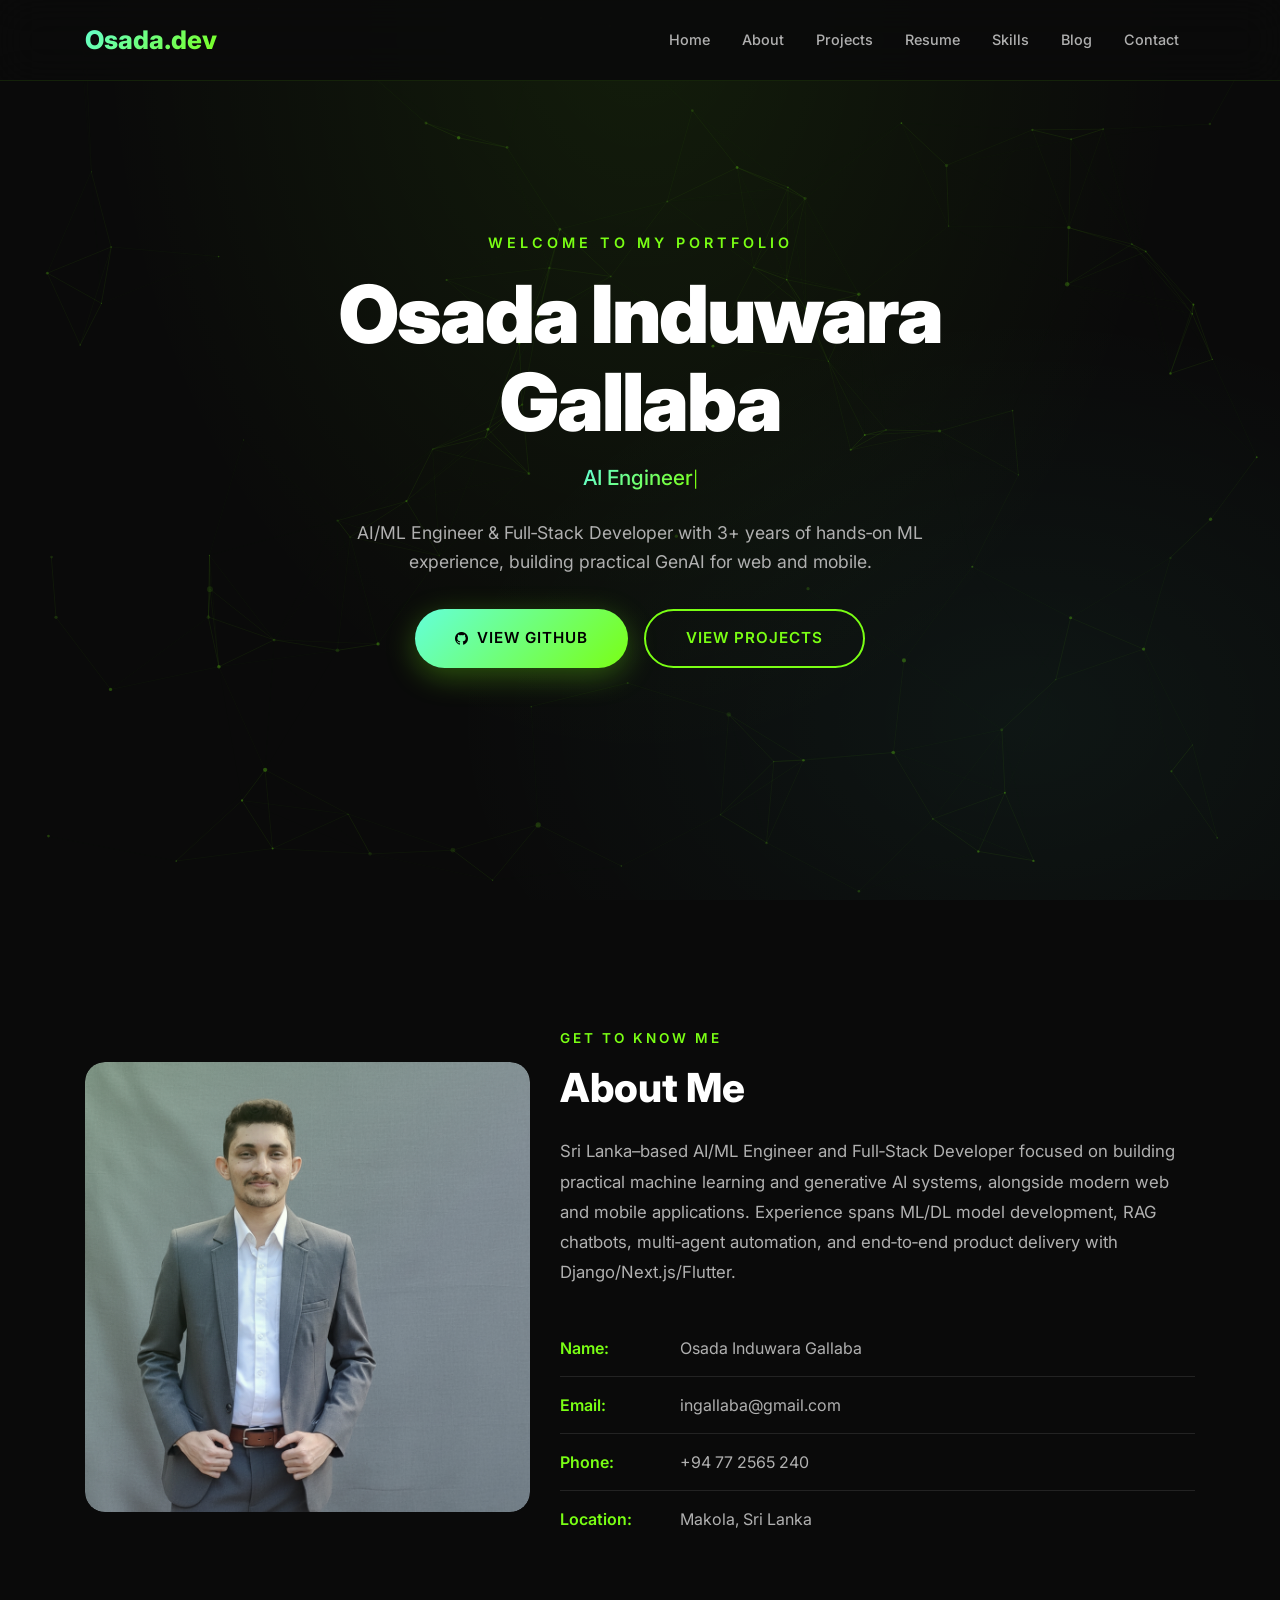
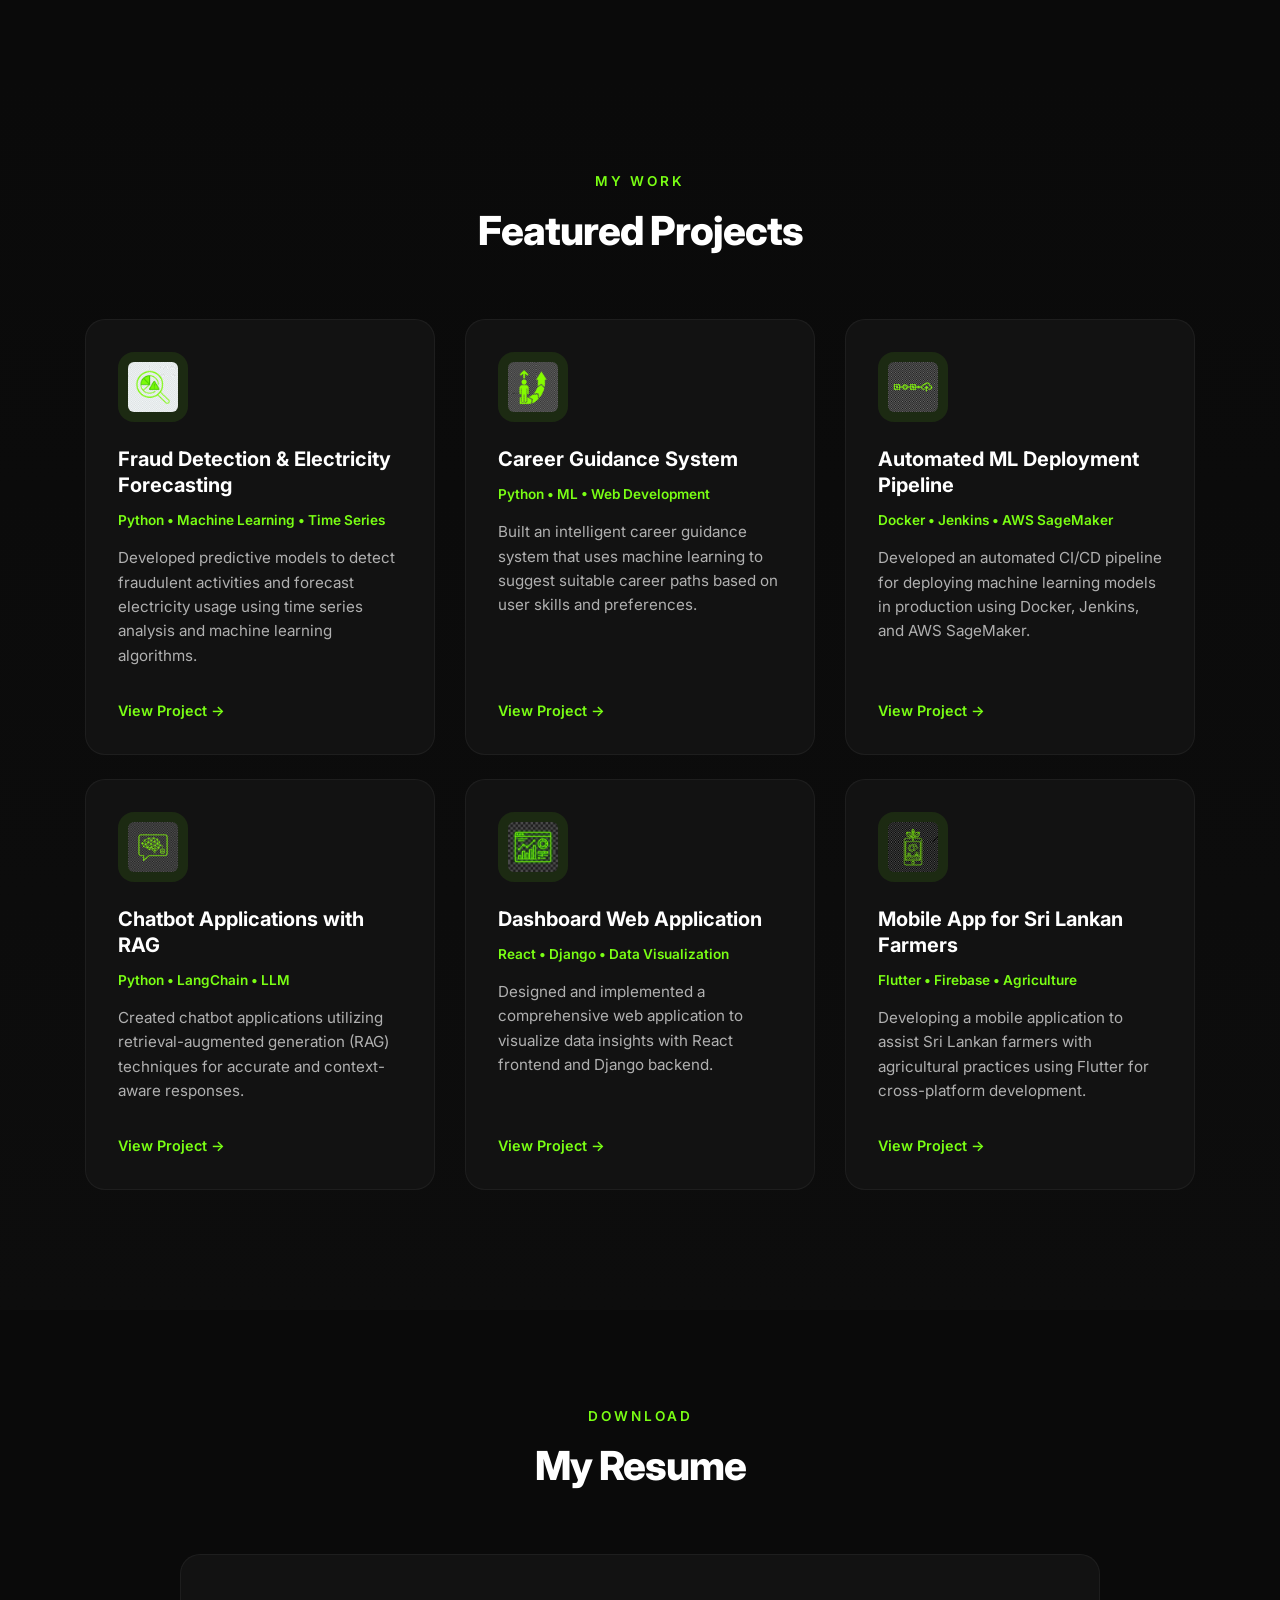
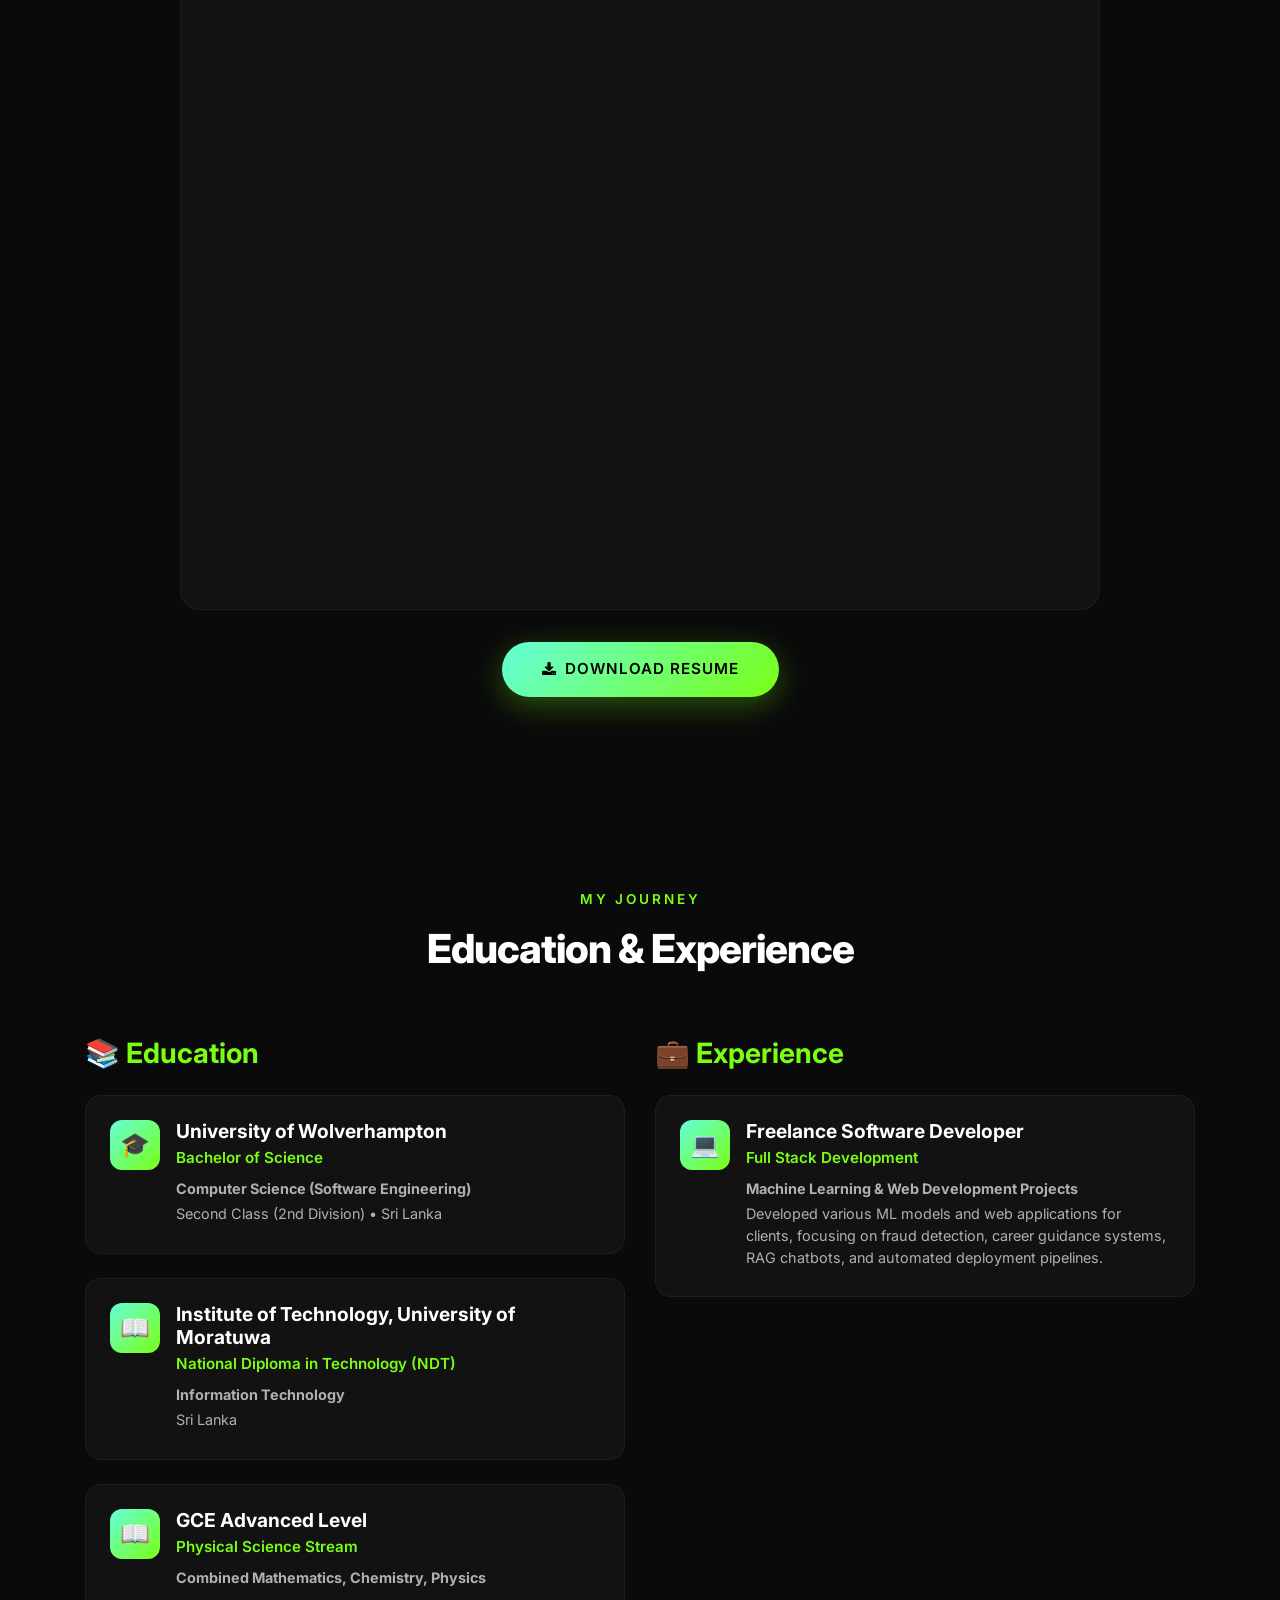
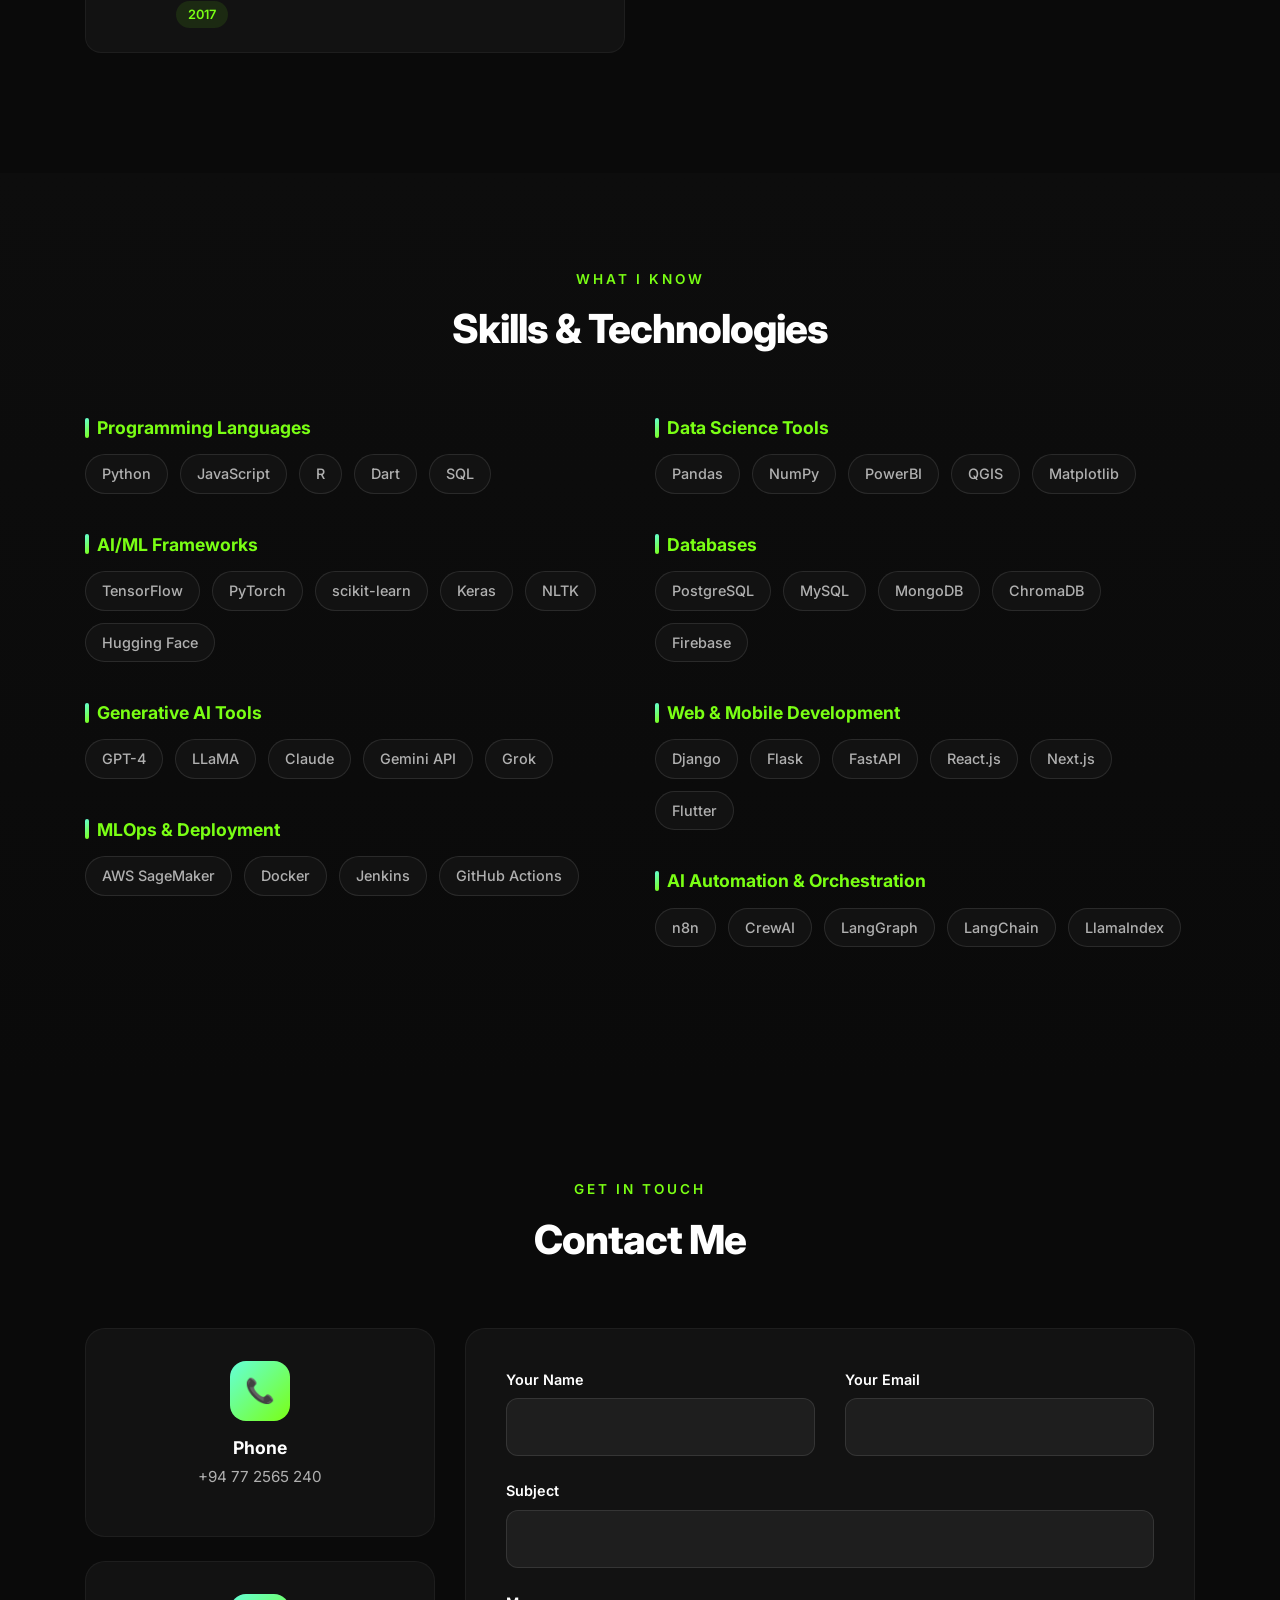
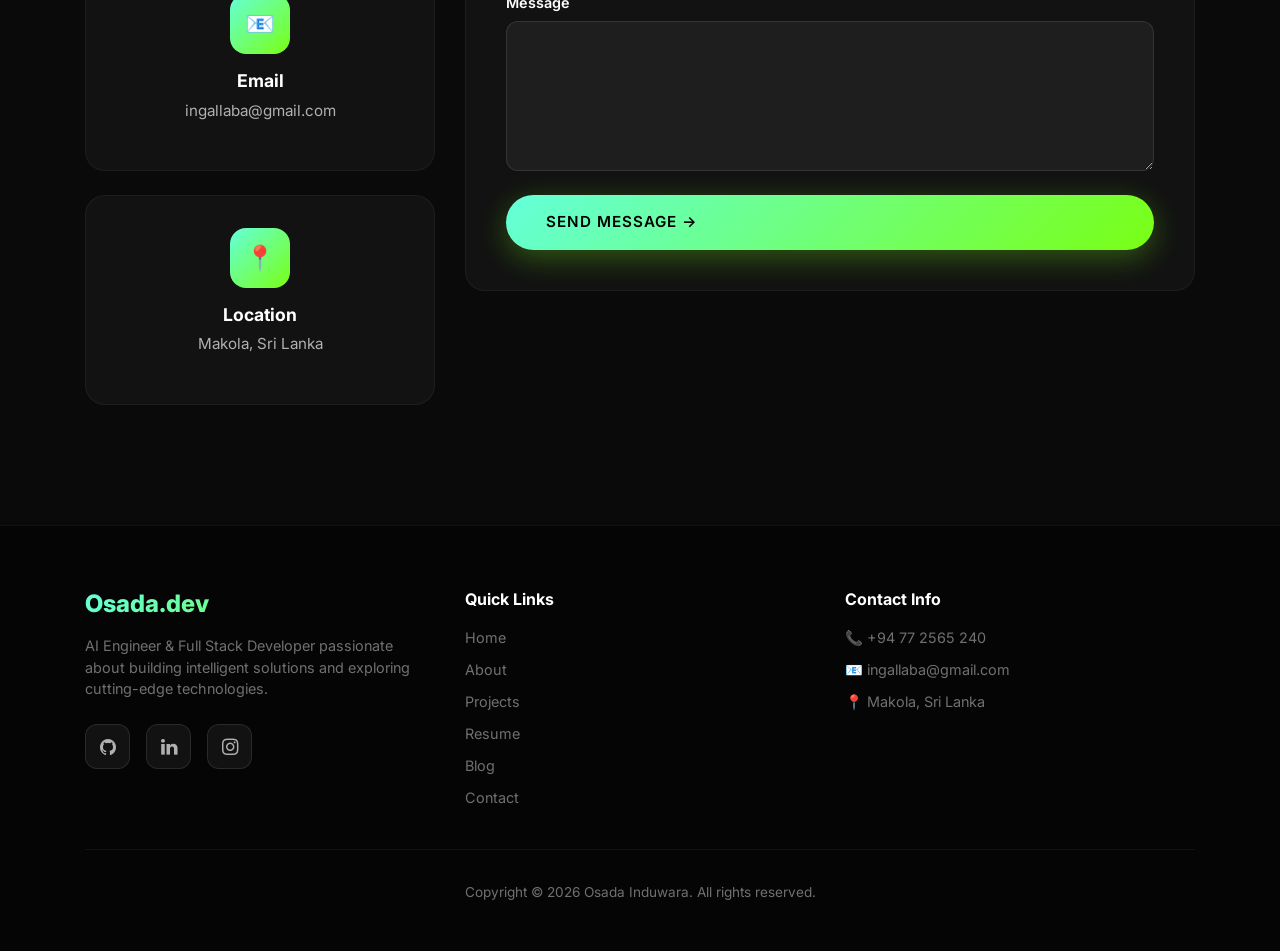
<file: index.html>
<!DOCTYPE html>
<html lang="en">

<head>
  <title>Osada Induwara | AI Engineer & Full Stack Developer</title>
  <meta charset="utf-8" />
  <meta name="viewport" content="width=device-width, initial-scale=1, shrink-to-fit=no" />
  <meta name="description"
    content="Portfolio of Osada Induwara Gallaba - AI Engineer, Machine Learning Specialist, and Full Stack Developer from Sri Lanka. Expertise in Python, TensorFlow, LLMs, and modern web technologies." />
  <meta name="keywords"
    content="AI Engineer, Machine Learning, Python, Full Stack Developer, Sri Lanka, Portfolio, TensorFlow, LangChain, Flutter" />
  <meta name="author" content="Osada Induwara Gallaba" />
  <meta name="robots" content="index, follow" />

  <!-- Open Graph / Social Media -->
  <meta property="og:type" content="website" />
  <meta property="og:url" content="https://osadainduwara.github.io/" />
  <meta property="og:title" content="Osada Induwara | AI Engineer Portfolio" />
  <meta property="og:description"
    content="AI Engineer & Full Stack Developer specializing in Machine Learning, LLMs, and Web Development" />
  <meta property="og:image" content="https://osadainduwara.github.io/assets/images/me.png" />

  <!-- Twitter -->
  <meta name="twitter:card" content="summary_large_image" />
  <meta name="twitter:title" content="Osada Induwara | AI Engineer Portfolio" />
  <meta name="twitter:description"
    content="AI Engineer & Full Stack Developer specializing in Machine Learning, LLMs, and Web Development" />

  <!-- PWA -->
  <link rel="manifest" href="manifest.json" />
  <meta name="theme-color" content="#7aff14" />
  <meta name="apple-mobile-web-app-capable" content="yes" />
  <meta name="apple-mobile-web-app-status-bar-style" content="black-translucent" />

  <!-- Fonts -->
  <link href="https://fonts.googleapis.com/css2?family=Inter:wght@300;400;500;600;700;800;900&display=swap"
    rel="stylesheet" />

  <!-- Favicon -->
  <link rel="icon" href="assets/images/me.png" />
  <link rel="apple-touch-icon" href="assets/images/me.png" />

  <!-- Styles -->
  <link rel="stylesheet" href="assets/css/bootstrap.min.css" />
  <link rel="stylesheet" href="assets/css/icomoon.css" />
  <link rel="stylesheet" href="assets/css/main.css" />

  <!-- Google Analytics (placeholder - replace UA-XXXXX with your ID) -->
  <!-- <script async src="https://www.googletagmanager.com/gtag/js?id=UA-XXXXX"></script>
    <script>
      window.dataLayer = window.dataLayer || [];
      function gtag(){dataLayer.push(arguments);}
      gtag('js', new Date());
      gtag('config', 'UA-XXXXX');
    </script> -->
</head>

<body>
  <!-- Loading Screen -->
  <div class="loader">
    <div class="loader-content">
      <div class="loader-spinner"></div>
    </div>
  </div>

  <!-- Scroll Progress Bar -->
  <div class="scroll-progress"></div>

  <!-- Custom Cursor -->
  <div class="cursor"></div>

  <!-- Navigation -->
  <nav class="navbar navbar-expand-lg">
    <div class="container">
      <a class="navbar-brand" href="#">Osada.dev</a>
      <button class="navbar-toggler" type="button" data-toggle="collapse" data-target="#navbarNav"
        aria-controls="navbarNav" aria-expanded="false" aria-label="Toggle navigation">
        <span style="color: var(--text-secondary); font-size: 1.5rem;">☰</span>
      </button>
      <div class="collapse navbar-collapse" id="navbarNav">
        <ul class="navbar-nav ml-auto">
          <li class="nav-item"><a href="#home-section" class="nav-link">Home</a></li>
          <li class="nav-item"><a href="#about-section" class="nav-link">About</a></li>
          <li class="nav-item"><a href="#projects-section" class="nav-link">Projects</a></li>
          <li class="nav-item"><a href="#resume-section" class="nav-link">Resume</a></li>
          <li class="nav-item"><a href="#skills-section" class="nav-link">Skills</a></li>
          <li class="nav-item"><a href="blog/index.html" class="nav-link">Blog</a></li>
          <li class="nav-item"><a href="#contact-section" class="nav-link">Contact</a></li>
        </ul>
      </div>
    </div>
  </nav>

  <!-- Hero Section -->
  <section class="hero" id="home-section">
    <div id="particles-js"></div>
    <div class="container">
      <div class="row justify-content-center">
        <div class="col-lg-10 hero-content">
          <p class="hero-label">Welcome to my portfolio</p>
          <h1 class="hero-title">Osada Induwara<br />Gallaba</h1>
          <div class="typing-container">
            <span class="typing-text"></span><span class="typing-cursor">|</span>
          </div>
          <p class="hero-description">
            AI/ML Engineer & Full‑Stack Developer with 3+ years of hands‑on ML experience, building practical GenAI for
            web and mobile.
          </p>
          <div class="hero-buttons">
            <a href="https://github.com/OsadaInduwara?tab=repositories" target="_blank" class="btn-glow">
              <span class="icon-github"></span> View GitHub
            </a>
            <a href="#projects-section" class="btn-outline">
              View Projects
            </a>
          </div>
        </div>
      </div>
    </div>
  </section>

  <!-- About Section -->
  <section class="about-section" id="about-section">
    <div class="container">
      <div class="row align-items-center">
        <div class="col-lg-5 col-md-6 mb-4 mb-lg-0" data-aos="fade-right">
          <div class="about-image-container">
            <img src="assets/images/me.png" alt="Osada Induwara" class="about-image" />
          </div>
        </div>
        <div class="col-lg-7 col-md-6" data-aos="fade-left" data-aos-delay="200">
          <div class="about-content">
            <p class="section-label">Get to know me</p>
            <h2 class="about-title">About Me</h2>
            <p class="about-text">
              Sri Lanka–based AI/ML Engineer and Full‑Stack Developer focused on building practical machine learning and
              generative AI systems, alongside modern web and mobile applications. Experience spans ML/DL model
              development, RAG chatbots, multi‑agent automation, and end‑to‑end product delivery with
              Django/Next.js/Flutter.
            </p>
            <ul class="info-list">
              <li>
                <span class="info-label">Name:</span>
                <span class="info-value">Osada Induwara Gallaba</span>
              </li>
              <li>
                <span class="info-label">Email:</span>
                <span class="info-value">ingallaba@gmail.com</span>
              </li>
              <li>
                <span class="info-label">Phone:</span>
                <span class="info-value">+94 77 2565 240</span>
              </li>
              <li>
                <span class="info-label">Location:</span>
                <span class="info-value">Makola, Sri Lanka</span>
              </li>
            </ul>
          </div>
        </div>
      </div>
    </div>
  </section>

  <!-- Projects Section -->
  <section class="projects-section" id="projects-section">
    <div class="container">
      <div class="section-header" data-aos="fade-up">
        <p class="section-label">My Work</p>
        <h2 class="section-title">Featured Projects</h2>
      </div>
      <div class="row">
        <!-- Project 1 -->
        <div class="col-lg-4 col-md-6 mb-4" data-aos="fade-up" data-aos-delay="0">
          <a href="https://github.com/OsadaInduwara" target="_blank" class="project-card">
            <img src="assets/images/icons/fraud-detection.png" alt="Fraud Detection" class="project-icon" />
            <h3 class="project-title">Fraud Detection & Electricity Forecasting</h3>
            <p class="project-tech">Python • Machine Learning • Time Series</p>
            <p class="project-description">Developed predictive models to detect fraudulent activities and forecast
              electricity usage using time series analysis and machine learning algorithms.</p>
            <span class="project-link">View Project →</span>
          </a>
        </div>
        <!-- Project 2 -->
        <div class="col-lg-4 col-md-6 mb-4" data-aos="fade-up" data-aos-delay="100">
          <a href="https://github.com/OsadaInduwara" target="_blank" class="project-card">
            <img src="assets/images/icons/career-guidance.png" alt="Career Guidance" class="project-icon" />
            <h3 class="project-title">Career Guidance System</h3>
            <p class="project-tech">Python • ML • Web Development</p>
            <p class="project-description">Built an intelligent career guidance system that uses machine learning to
              suggest suitable career paths based on user skills and preferences.</p>
            <span class="project-link">View Project →</span>
          </a>
        </div>
        <!-- Project 3 -->
        <div class="col-lg-4 col-md-6 mb-4" data-aos="fade-up" data-aos-delay="200">
          <a href="https://github.com/OsadaInduwara" target="_blank" class="project-card">
            <img src="assets/images/icons/deployment-pipeline.png" alt="ML Pipeline" class="project-icon" />
            <h3 class="project-title">Automated ML Deployment Pipeline</h3>
            <p class="project-tech">Docker • Jenkins • AWS SageMaker</p>
            <p class="project-description">Developed an automated CI/CD pipeline for deploying machine learning models
              in production using Docker, Jenkins, and AWS SageMaker.</p>
            <span class="project-link">View Project →</span>
          </a>
        </div>
        <!-- Project 4 -->
        <div class="col-lg-4 col-md-6 mb-4" data-aos="fade-up" data-aos-delay="0">
          <a href="https://github.com/OsadaInduwara" target="_blank" class="project-card">
            <img src="assets/images/icons/chatbot-rag.png" alt="Chatbot RAG" class="project-icon" />
            <h3 class="project-title">Chatbot Applications with RAG</h3>
            <p class="project-tech">Python • LangChain • LLM</p>
            <p class="project-description">Created chatbot applications utilizing retrieval-augmented generation (RAG)
              techniques for accurate and context-aware responses.</p>
            <span class="project-link">View Project →</span>
          </a>
        </div>
        <!-- Project 5 -->
        <div class="col-lg-4 col-md-6 mb-4" data-aos="fade-up" data-aos-delay="100">
          <a href="https://github.com/OsadaInduwara" target="_blank" class="project-card">
            <img src="assets/images/icons/dashboard-webapp.png" alt="Dashboard" class="project-icon" />
            <h3 class="project-title">Dashboard Web Application</h3>
            <p class="project-tech">React • Django • Data Visualization</p>
            <p class="project-description">Designed and implemented a comprehensive web application to visualize data
              insights with React frontend and Django backend.</p>
            <span class="project-link">View Project →</span>
          </a>
        </div>
        <!-- Project 6 -->
        <div class="col-lg-4 col-md-6 mb-4" data-aos="fade-up" data-aos-delay="200">
          <a href="https://github.com/OsadaInduwara" target="_blank" class="project-card">
            <img src="assets/images/icons/farming-mobile.png" alt="Farming App" class="project-icon" />
            <h3 class="project-title">Mobile App for Sri Lankan Farmers</h3>
            <p class="project-tech">Flutter • Firebase • Agriculture</p>
            <p class="project-description">Developing a mobile application to assist Sri Lankan farmers with
              agricultural practices using Flutter for cross-platform development.</p>
            <span class="project-link">View Project →</span>
          </a>
        </div>
      </div>
    </div>
  </section>

  <!-- Resume PDF Section -->
  <section class="resume-pdf-section" id="resume-pdf-section">
    <div class="container">
      <div class="section-header" data-aos="fade-up">
        <p class="section-label">Download</p>
        <h2 class="section-title">My Resume</h2>
      </div>
      <div class="row justify-content-center">
        <div class="col-lg-10" data-aos="fade-up" data-aos-delay="100">
          <div class="pdf-container">
            <iframe src="assets/images/resume/osada-ai-eng.pdf" class="pdf-viewer" title="Resume PDF"></iframe>
          </div>
          <div class="text-center">
            <a href="assets/images/resume/osada-ai-eng.pdf" download class="btn-glow">
              <span class="icon-download"></span> Download Resume
            </a>
          </div>
        </div>
      </div>
    </div>
  </section>

  <!-- Resume Timeline Section -->
  <section class="resume-section" id="resume-section">
    <div class="container">
      <div class="section-header" data-aos="fade-up">
        <p class="section-label">My Journey</p>
        <h2 class="section-title">Education & Experience</h2>
      </div>
      <div class="row">
        <div class="col-lg-6" data-aos="fade-up" data-aos-delay="100">
          <h3 class="mb-4" style="color: var(--primary); font-weight: 700;">📚 Education</h3>

          <div class="resume-card">
            <div class="resume-icon">🎓</div>
            <div class="resume-content">
              <h3>University of Wolverhampton</h3>
              <p class="position">Bachelor of Science</p>
              <p><strong>Computer Science (Software Engineering)</strong></p>
              <p>Second Class (2nd Division) • Sri Lanka</p>
            </div>
          </div>

          <div class="resume-card">
            <div class="resume-icon">📖</div>
            <div class="resume-content">
              <h3>Institute of Technology, University of Moratuwa</h3>
              <p class="position">National Diploma in Technology (NDT)</p>
              <p><strong>Information Technology</strong></p>
              <p>Sri Lanka</p>
            </div>
          </div>

          <div class="resume-card">
            <div class="resume-icon">📖</div>
            <div class="resume-content">
              <h3>GCE Advanced Level</h3>
              <p class="position">Physical Science Stream</p>
              <p><strong>Combined Mathematics, Chemistry, Physics</strong></p>
              <span class="resume-date">2017</span>
            </div>
          </div>
        </div>

        <div class="col-lg-6" data-aos="fade-up" data-aos-delay="200">
          <h3 class="mb-4" style="color: var(--primary); font-weight: 700;">💼 Experience</h3>

          <div class="resume-card">
            <div class="resume-icon">💻</div>
            <div class="resume-content">
              <h3>Freelance Software Developer</h3>
              <p class="position">Full Stack Development</p>
              <p><strong>Machine Learning & Web Development Projects</strong></p>
              <p>Developed various ML models and web applications for clients, focusing on fraud detection, career
                guidance systems, RAG chatbots, and automated deployment pipelines.</p>
            </div>
          </div>
        </div>
      </div>
    </div>
  </section>

  <!-- Skills Section -->
  <section class="skills-section" id="skills-section">
    <div class="container">
      <div class="section-header" data-aos="fade-up">
        <p class="section-label">What I Know</p>
        <h2 class="section-title">Skills & Technologies</h2>
      </div>
      <div class="row">
        <div class="col-lg-6" data-aos="fade-up" data-aos-delay="100">
          <div class="skill-category">
            <h4 class="skill-category-title">Programming Languages</h4>
            <div class="skill-tags">
              <span class="skill-tag">Python</span>
              <span class="skill-tag">JavaScript</span>
              <span class="skill-tag">R</span>
              <span class="skill-tag">Dart</span>
              <span class="skill-tag">SQL</span>
            </div>
          </div>
          <div class="skill-category">
            <h4 class="skill-category-title">AI/ML Frameworks</h4>
            <div class="skill-tags">
              <span class="skill-tag">TensorFlow</span>
              <span class="skill-tag">PyTorch</span>
              <span class="skill-tag">scikit-learn</span>
              <span class="skill-tag">Keras</span>
              <span class="skill-tag">NLTK</span>
              <span class="skill-tag">Hugging Face</span>
            </div>
          </div>
          <div class="skill-category">
            <h4 class="skill-category-title">Generative AI Tools</h4>
            <div class="skill-tags">
              <span class="skill-tag">GPT-4</span>
              <span class="skill-tag">LLaMA</span>
              <span class="skill-tag">Claude</span>
              <span class="skill-tag">Gemini API</span>
              <span class="skill-tag">Grok</span>
            </div>
          </div>
          <div class="skill-category">
            <h4 class="skill-category-title">MLOps & Deployment</h4>
            <div class="skill-tags">
              <span class="skill-tag">AWS SageMaker</span>
              <span class="skill-tag">Docker</span>
              <span class="skill-tag">Jenkins</span>
              <span class="skill-tag">GitHub Actions</span>
            </div>
          </div>
        </div>
        <div class="col-lg-6" data-aos="fade-up" data-aos-delay="200">
          <div class="skill-category">
            <h4 class="skill-category-title">Data Science Tools</h4>
            <div class="skill-tags">
              <span class="skill-tag">Pandas</span>
              <span class="skill-tag">NumPy</span>
              <span class="skill-tag">PowerBI</span>
              <span class="skill-tag">QGIS</span>
              <span class="skill-tag">Matplotlib</span>
            </div>
          </div>
          <div class="skill-category">
            <h4 class="skill-category-title">Databases</h4>
            <div class="skill-tags">
              <span class="skill-tag">PostgreSQL</span>
              <span class="skill-tag">MySQL</span>
              <span class="skill-tag">MongoDB</span>
              <span class="skill-tag">ChromaDB</span>
              <span class="skill-tag">Firebase</span>
            </div>
          </div>
          <div class="skill-category">
            <h4 class="skill-category-title">Web & Mobile Development</h4>
            <div class="skill-tags">
              <span class="skill-tag">Django</span>
              <span class="skill-tag">Flask</span>
              <span class="skill-tag">FastAPI</span>
              <span class="skill-tag">React.js</span>
              <span class="skill-tag">Next.js</span>
              <span class="skill-tag">Flutter</span>
            </div>
          </div>
          <div class="skill-category">
            <h4 class="skill-category-title">AI Automation & Orchestration</h4>
            <div class="skill-tags">
              <span class="skill-tag">n8n</span>
              <span class="skill-tag">CrewAI</span>
              <span class="skill-tag">LangGraph</span>
              <span class="skill-tag">LangChain</span>
              <span class="skill-tag">LlamaIndex</span>
            </div>
          </div>
        </div>
      </div>
    </div>
  </section>

  <!-- Contact Section -->
  <section class="contact-section" id="contact-section">
    <div class="container">
      <div class="section-header" data-aos="fade-up">
        <p class="section-label">Get In Touch</p>
        <h2 class="section-title">Contact Me</h2>
      </div>
      <div class="row">
        <div class="col-lg-4" data-aos="fade-up" data-aos-delay="0">
          <div class="row">
            <div class="col-12 mb-4">
              <div class="contact-card">
                <div class="contact-icon">📞</div>
                <h3>Phone</h3>
                <p><a href="tel:+94772565240">+94 77 2565 240</a></p>
              </div>
            </div>
            <div class="col-12 mb-4">
              <div class="contact-card">
                <div class="contact-icon">📧</div>
                <h3>Email</h3>
                <p><a href="mailto:ingallaba@gmail.com">ingallaba@gmail.com</a></p>
              </div>
            </div>
            <div class="col-12 mb-4">
              <div class="contact-card">
                <div class="contact-icon">📍</div>
                <h3>Location</h3>
                <p>Makola, Sri Lanka</p>
              </div>
            </div>
          </div>
        </div>
        <div class="col-lg-8" data-aos="fade-up" data-aos-delay="100">
          <div class="contact-form">
            <form action="https://formspree.io/f/xeejaabn" method="POST">
              <div class="row">
                <div class="col-md-6">
                  <div class="form-group">
                    <label for="name">Your Name</label>
                    <input type="text" id="name" name="name" class="form-control" required />
                  </div>
                </div>
                <div class="col-md-6">
                  <div class="form-group">
                    <label for="email">Your Email</label>
                    <input type="email" id="email" name="email" class="form-control" required />
                  </div>
                </div>
              </div>
              <div class="form-group">
                <label for="subject">Subject</label>
                <input type="text" id="subject" name="subject" class="form-control" required />
              </div>
              <div class="form-group">
                <label for="message">Message</label>
                <textarea id="message" name="message" class="form-control" required></textarea>
              </div>
              <button type="submit" class="btn-glow" style="width: 100%;">
                Send Message →
              </button>
            </form>
          </div>
        </div>
      </div>
    </div>
  </section>

  <!-- Footer -->
  <footer class="footer">
    <div class="container">
      <div class="row">
        <div class="col-lg-4 col-md-6 mb-4 mb-lg-0">
          <h2 class="footer-brand">Osada.dev</h2>
          <p class="footer-text">AI Engineer & Full Stack Developer passionate about building intelligent solutions and
            exploring cutting-edge technologies.</p>
          <div class="social-links">
            <a href="https://github.com/osadainduwara" target="_blank" class="social-link" title="GitHub">
              <span class="icon-github"></span>
            </a>
            <a href="https://www.linkedin.com/in/osadainduwara" target="_blank" class="social-link" title="LinkedIn">
              <span class="icon-linkedin"></span>
            </a>
            <a href="#" class="social-link" title="Instagram">
              <span class="icon-instagram"></span>
            </a>
          </div>
        </div>
        <div class="col-lg-4 col-md-6 mb-4 mb-lg-0">
          <div class="footer-links">
            <h4>Quick Links</h4>
            <ul>
              <li><a href="#home-section">Home</a></li>
              <li><a href="#about-section">About</a></li>
              <li><a href="#projects-section">Projects</a></li>
              <li><a href="#resume-section">Resume</a></li>
              <li><a href="blog/index.html">Blog</a></li>
              <li><a href="#contact-section">Contact</a></li>
            </ul>
          </div>
        </div>
        <div class="col-lg-4 col-md-6">
          <div class="footer-links">
            <h4>Contact Info</h4>
            <ul>
              <li><a href="tel:+94772565240">📞 +94 77 2565 240</a></li>
              <li><a href="mailto:ingallaba@gmail.com">📧 ingallaba@gmail.com</a></li>
              <li><a href="#">📍 Makola, Sri Lanka</a></li>
            </ul>
          </div>
        </div>
      </div>
      <div class="footer-bottom">
        <p>Copyright ©
          <script>document.write(new Date().getFullYear());</script> Osada Induwara. All rights reserved.
        </p>
      </div>
    </div>
  </footer>

  <!-- Back to Top Button -->
  <a href="#" class="back-to-top" title="Back to Top">↑</a>

  <!-- Scripts -->
  <script src="assets/js/jquery.min.js"></script>
  <script src="assets/js/bootstrap.min.js"></script>
  <script src="assets/js/particles.min.js"></script>
  <script src="assets/js/main.js"></script>
</body>

</html>
</file>
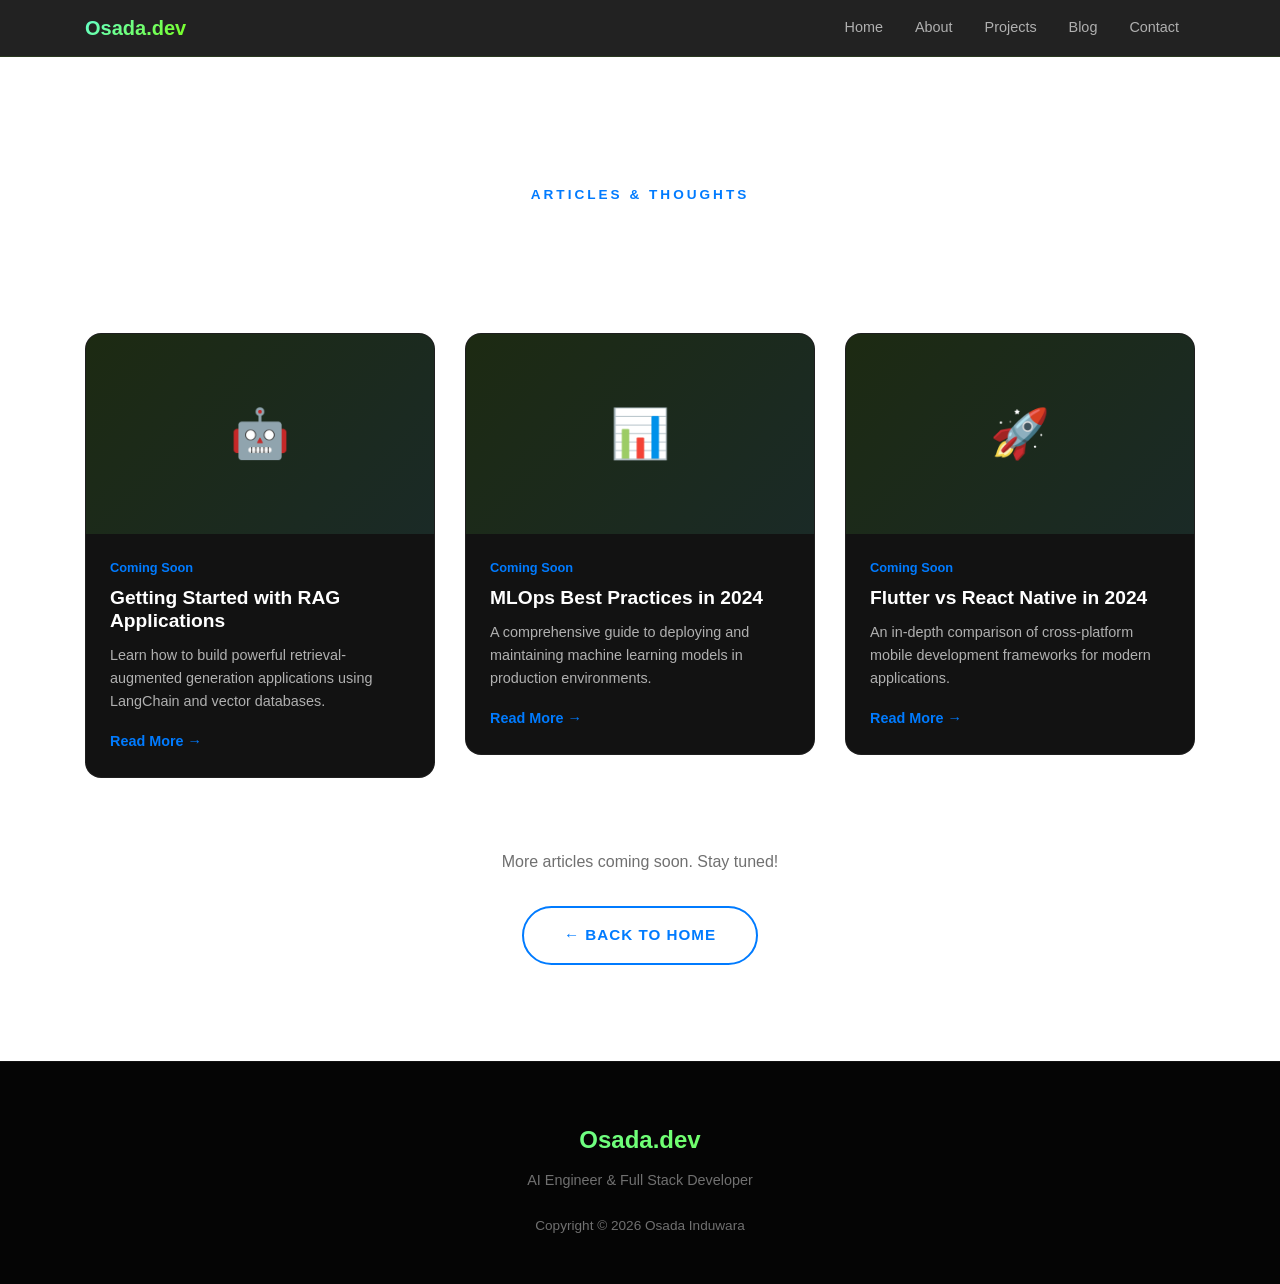
<file: blog/index.html>
<!DOCTYPE html>
<html lang="en">

<head>
    <title>Blog | Osada Induwara</title>
    <meta charset="utf-8" />
    <meta name="viewport" content="width=device-width, initial-scale=1" />
    <meta name="description"
        content="Blog articles about AI, Machine Learning, and Software Development by Osada Induwara." />
    <link href="https://fonts.googleapis.com/css2?family=Inter:wght@300;400;500;600;700;800;900&display=swap"
        rel="stylesheet" />
    <link rel="icon" href="../assets/images/me.png" />
    <link rel="stylesheet" href="../assets/css/main.css" />
    <link rel="stylesheet" href="../assets/css/bootstrap.min.css" />
</head>

<body>
    <!-- Scroll Progress -->
    <div class="scroll-progress"></div>

    <!-- Custom Cursor -->
    <div class="cursor"></div>

    <!-- Navbar -->
    <nav class="navbar navbar-expand-lg">
        <div class="container">
            <a class="navbar-brand" href="../index.html">Osada.dev</a>
            <button class="navbar-toggler" type="button" data-toggle="collapse" data-target="#navbarNav">
                <span style="color: var(--text-secondary);">☰</span>
            </button>
            <div class="collapse navbar-collapse" id="navbarNav">
                <ul class="navbar-nav ml-auto">
                    <li class="nav-item"><a href="../index.html#home-section" class="nav-link">Home</a></li>
                    <li class="nav-item"><a href="../index.html#about-section" class="nav-link">About</a></li>
                    <li class="nav-item"><a href="../index.html#projects-section" class="nav-link">Projects</a></li>
                    <li class="nav-item"><a href="index.html" class="nav-link active">Blog</a></li>
                    <li class="nav-item"><a href="../index.html#contact-section" class="nav-link">Contact</a></li>
                </ul>
            </div>
        </div>
    </nav>

    <!-- Blog Section -->
    <section class="blog-section">
        <div class="container">
            <div class="section-header">
                <p class="section-label">Articles & Thoughts</p>
                <h1 class="section-title">Blog</h1>
            </div>

            <div class="row">
                <!-- Blog Post 1 -->
                <div class="col-lg-4 col-md-6 mb-4" data-aos="fade-up">
                    <div class="blog-card">
                        <div class="blog-card-image">🤖</div>
                        <div class="blog-card-content">
                            <p class="blog-card-date">Coming Soon</p>
                            <h3 class="blog-card-title">Getting Started with RAG Applications</h3>
                            <p class="blog-card-excerpt">Learn how to build powerful retrieval-augmented generation
                                applications using LangChain and vector databases.</p>
                            <a href="#" class="blog-card-link">Read More →</a>
                        </div>
                    </div>
                </div>

                <!-- Blog Post 2 -->
                <div class="col-lg-4 col-md-6 mb-4" data-aos="fade-up" data-aos-delay="100">
                    <div class="blog-card">
                        <div class="blog-card-image">📊</div>
                        <div class="blog-card-content">
                            <p class="blog-card-date">Coming Soon</p>
                            <h3 class="blog-card-title">MLOps Best Practices in 2024</h3>
                            <p class="blog-card-excerpt">A comprehensive guide to deploying and maintaining machine
                                learning models in production environments.</p>
                            <a href="#" class="blog-card-link">Read More →</a>
                        </div>
                    </div>
                </div>

                <!-- Blog Post 3 -->
                <div class="col-lg-4 col-md-6 mb-4" data-aos="fade-up" data-aos-delay="200">
                    <div class="blog-card">
                        <div class="blog-card-image">🚀</div>
                        <div class="blog-card-content">
                            <p class="blog-card-date">Coming Soon</p>
                            <h3 class="blog-card-title">Flutter vs React Native in 2024</h3>
                            <p class="blog-card-excerpt">An in-depth comparison of cross-platform mobile development
                                frameworks for modern applications.</p>
                            <a href="#" class="blog-card-link">Read More →</a>
                        </div>
                    </div>
                </div>
            </div>

            <div class="text-center mt-5">
                <p style="color: var(--text-muted);">More articles coming soon. Stay tuned!</p>
                <a href="../index.html" class="btn-outline mt-3">← Back to Home</a>
            </div>
        </div>
    </section>

    <!-- Footer -->
    <footer class="footer">
        <div class="container text-center">
            <h2 class="footer-brand">Osada.dev</h2>
            <p class="footer-text">AI Engineer & Full Stack Developer</p>
            <p style="color: var(--text-muted); font-size: 0.85rem;">
                Copyright ©
                <script>document.write(new Date().getFullYear());</script> Osada Induwara
            </p>
        </div>
    </footer>

    <!-- Back to Top -->
    <a href="#" class="back-to-top">↑</a>

    <script src="../assets/js/jquery.min.js"></script>
    <script src="../assets/js/bootstrap.min.js"></script>
    <script src="../assets/js/main.js"></script>
</body>

</html>
</file>
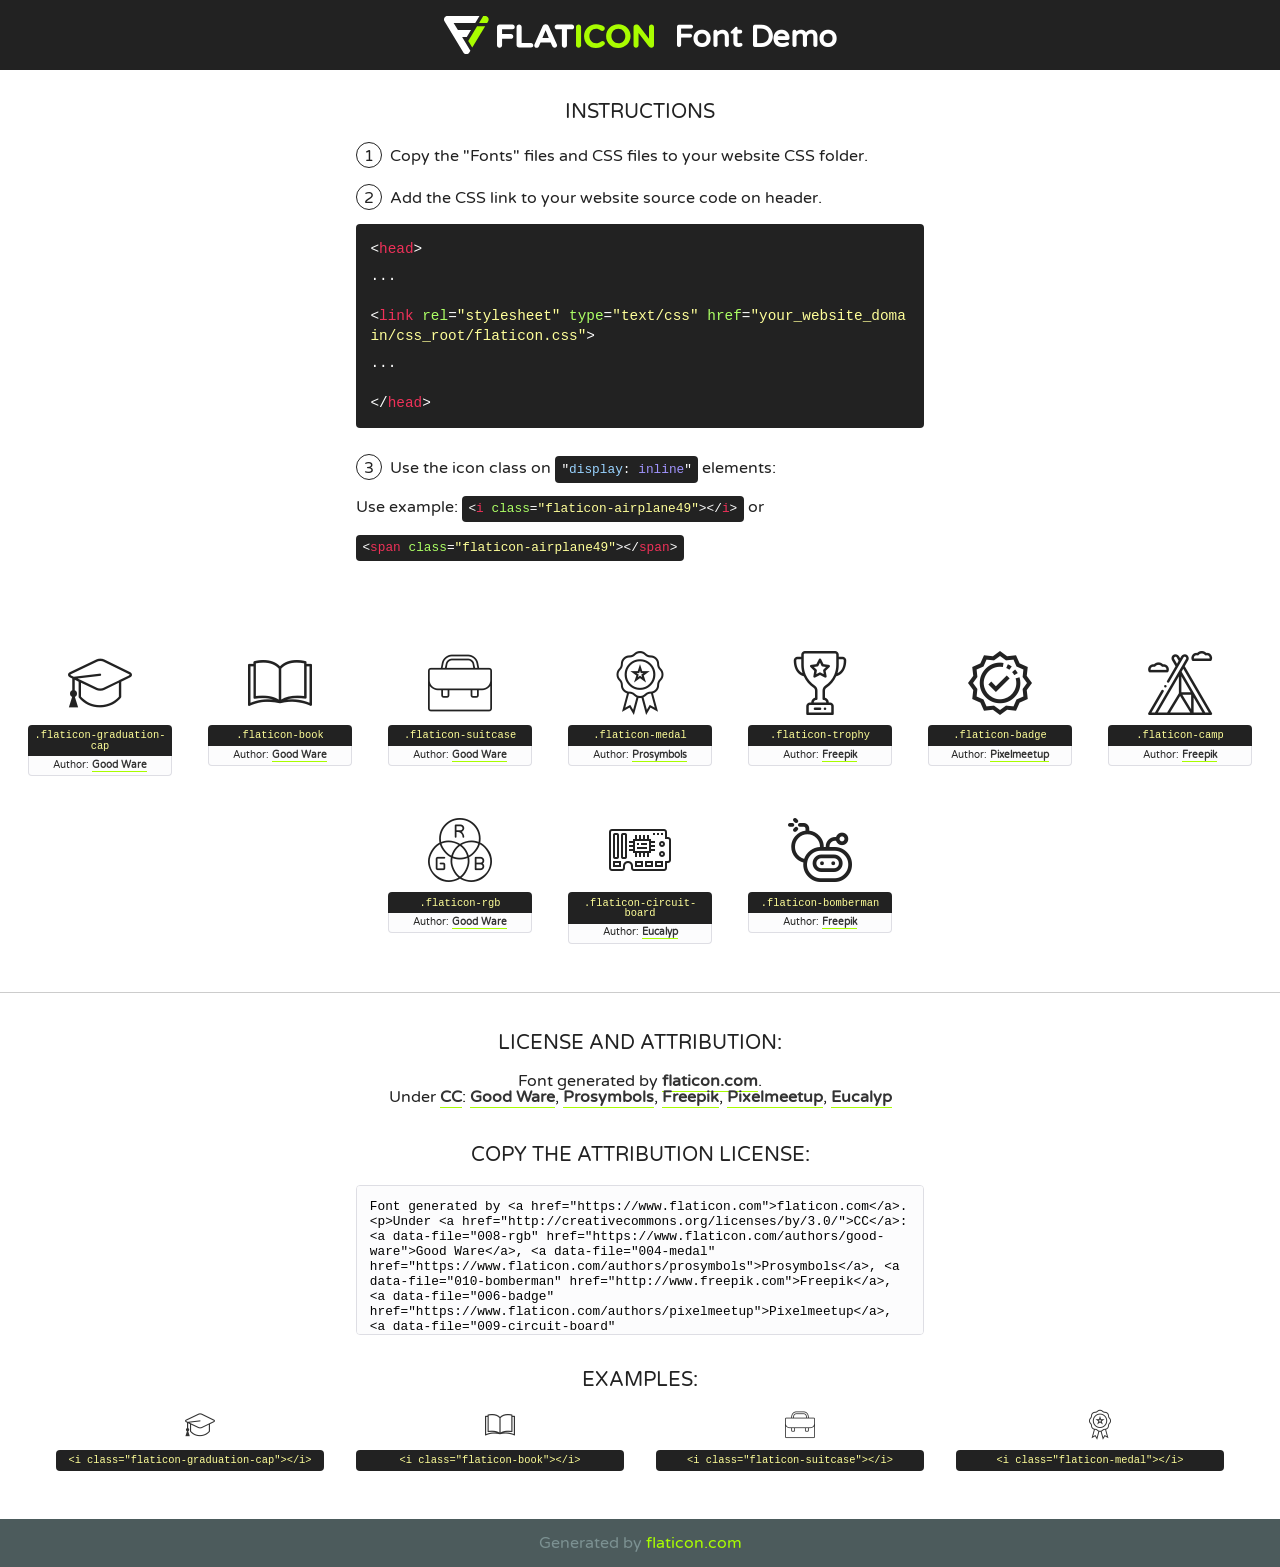
<file: fonts/flaticon/font/flaticon.html>
<!DOCTYPE html>
<!--
  Flaticon icon font: Flaticon
  Creation date: 12/07/2020 17:37
-->
<html>
<!DOCTYPE html>
<html>

<head>
    <title>Flaticon WebFont</title>
    <link href="http://fonts.googleapis.com/css?family=Varela+Round" rel="stylesheet" type="text/css" />
    <link rel="stylesheet" type="text/css" href="flaticon.css">
    <meta charset="UTF-8">
    <style>
    html, body, div, span, applet, object, iframe,
    h1, h2, h3, h4, h5, h6, p, blockquote, pre,
    a, abbr, acronym, address, big, cite, code,
    del, dfn, em, img, ins, kbd, q, s, samp,
    small, strike, strong, sub, sup, tt, var,
    b, u, i, center,
    dl, dt, dd, ol, ul, li,
    fieldset, form, label, legend,
    table, caption, tbody, tfoot, thead, tr, th, td,
    article, aside, canvas, details, embed, 
    figure, figcaption, footer, header, hgroup, 
    menu, nav, output, ruby, section, summary,
    time, mark, audio, video {
        margin: 0;
        padding: 0;
        border: 0;
        font-size: 100%;
        font: inherit;
        vertical-align: baseline;
    }
    /* HTML5 display-role reset for older browsers */
    article, aside, details, figcaption, figure, 
    footer, header, hgroup, menu, nav, section {
        display: block;
    }
    body {
        line-height: 1;
    }
    ol, ul {
        list-style: none;
    }
    blockquote, q {
        quotes: none;
    }
    blockquote:before, blockquote:after,
    q:before, q:after {
        content: '';
        content: none;
    }
    table {
        border-collapse: collapse;
        border-spacing: 0;
    }
    body {
        font-family: 'Varela Round', Helvetica, Arial, sans-serif;
        font-size: 16px;
        color: #222;
    }
    a {
        color: #333;
        border-bottom: 1px solid #a9fd00;
        font-weight: bold;
        text-decoration: none;
    }
    * {
        -moz-box-sizing: border-box;
        -webkit-box-sizing: border-box;
        box-sizing: border-box;
        margin: 0;
        padding: 0;
    }
    [class^="flaticon-"]:before, [class*=" flaticon-"]:before, [class^="flaticon-"]:after, [class*=" flaticon-"]:after {
        font-family: Flaticon;
        font-size: 30px;
        font-style: normal;
        margin-left: 20px;
        color: #333;
    }
    .wrapper {
        max-width: 600px;
        margin: auto;
        padding: 0 1em;
    }
    .title {
        font-size: 1.25em;
        text-align: center;
        margin-bottom: 1em;
        text-transform: uppercase;
    }
    header {
        text-align: center;
        background-color: #222;
        color: #fff;
        padding: 1em;
    }
    header .logo {
        width: 210px;
        height: 38px;
        display: inline-block;
        vertical-align: middle;
        margin-right: 1em;
        border: none;
    }
    header strong {
        font-size: 1.95em;
        font-weight: bold;
        vertical-align: middle;
        margin-top: 5px;
        display: inline-block;
    }
    .demo {
        margin: 2em auto;
        line-height: 1.25em;
    }
    .demo ul li {
        margin-bottom: 1em;
    }
    .demo ul li .num {
        color: #222;
        border-radius: 20px;
        display: inline-block;
        width: 26px;
        padding: 3px;
        height: 26px;
        text-align: center;
        margin-right: 0.5em;
        border: 1px solid #222;
    }
    .demo ul li code {
        background-color: #222;
        border-radius: 4px;
        padding: 0.25em 0.5em;
        display: inline-block;
        color: #fff;
        font-family: Consolas,Monaco,Lucida Console,Liberation Mono,DejaVu Sans Mono,Bitstream Vera Sans Mono,Courier New, monospace;
        font-weight: lighter;
        margin-top: 1em;
        font-size: 0.8em;
        word-break: break-all;
    }
    .demo ul li code.big {
        padding: 1em;
        font-size: 0.9em;
    }
    .demo ul li code .red {
        color: #EF3159;
    }
    .demo ul li code .green {
        color: #ACFF65;
    }
    .demo ul li code .yellow {
        color: #FFFF99;
    }
    .demo ul li code .blue {
        color: #99D3FF;
    }
    .demo ul li code .purple {
        color: #A295FF;
    }
    .demo ul li code .dots {
        margin-top: 0.5em;
        display: block;
    }
    #glyphs {
        border-bottom: 1px solid #ccc;
        padding: 2em 0;
        text-align: center;
    }
    .glyph {
        display: inline-block;
        width: 9em;
        margin: 1em;
        text-align: center;
        vertical-align: top;
        background: #FFF;
    }
    .glyph .glyph-icon {
        padding: 10px;
        display: block;
        font-family:"Flaticon";
        font-size: 64px;
        line-height: 1;
    }
    .glyph .glyph-icon:before {
        font-size: 64px;
        color: #222;
        margin-left: 0;
    }
    .class-name {
        font-size: 0.65em;
        background-color: #222;
        color: #fff;
        border-radius: 4px 4px 0 0;
        padding: 0.5em;
        color: #FFFF99;
        font-family: Consolas,Monaco,Lucida Console,Liberation Mono,DejaVu Sans Mono,Bitstream Vera Sans Mono,Courier New, monospace;
    }
    .author-name {
        font-size: 0.6em;
        background-color: #fcfcfd;
        border: 1px solid #DEDEE4;
        border-top: 0;
        border-radius: 0 0 4px 4px;
        padding: 0.5em;
    }
    .class-name:last-child {
        font-size: 10px;
        color:#888;
    }
    .class-name:last-child a {
        font-size: 10px;
        color:#555;
    }
    .class-name:last-child a:hover {
        color:#a9fd00;
    }
    .glyph > input {
        display: block;
        width: 100px;
        margin: 5px auto;
        text-align: center;
        font-size: 12px;
        cursor: text;
    }
    .glyph > input.icon-input {
        font-family:"Flaticon";
        font-size: 16px;
        margin-bottom: 10px;
    }
    .attribution .title {
        margin-top: 2em;
    }
    .attribution textarea {
        background-color: #fcfcfd;
        padding: 1em;
        border: none;
        box-shadow: none;
        border: 1px solid #DEDEE4;
        border-radius: 4px;
        resize: none;
        width: 100%;
        height: 150px;
        font-size: 0.8em;
        font-family: Consolas,Monaco,Lucida Console,Liberation Mono,DejaVu Sans Mono,Bitstream Vera Sans Mono,Courier New, monospace;
        -webkit-appearance: none;
    }
    .iconsuse {
        margin: 2em auto;
        text-align: center;
        max-width: 1200px;
    }
    .iconsuse:after {
        content: '';
        display: table;
        clear: both;
    }
    .iconsuse .image {
        float: left;
        width: 25%;
        padding: 0 1em;
    }
    .iconsuse .image p {
        margin-bottom: 1em;
    }
    .iconsuse .image span {
        display: block;
        font-size: 0.65em;
        background-color: #222;
        color: #fff;
        border-radius: 4px;
        padding: 0.5em;
        color: #FFFF99;
        margin-top: 1em;
        font-family: Consolas,Monaco,Lucida Console,Liberation Mono,DejaVu Sans Mono,Bitstream Vera Sans Mono,Courier New, monospace;
    }
    #footer {
        text-align: center;
        background-color: #4C5B5C;
        color: #7c9192;
        padding: 1em;
    }
    #footer a {
        border: none;
        color: #a9fd00;
        font-weight: normal;
    }
    @media (max-width: 960px) {
        .iconsuse .image {
            width: 50%;
        }
    }
    @media (max-width: 560px) {
        .iconsuse .image {
            width: 100%;
        }
    }
    </style>
</head>

<body class="characters-off">

    <header>
        <a href="https://www.flaticon.com" target="_blank" class="logo">
            <svg version="1.1" xmlns="http://www.w3.org/2000/svg" xmlns:xlink="http://www.w3.org/1999/xlink" xmlns:a="http://ns.adobe.com/AdobeSVGViewerExtensions/3.0/" viewBox="0 0 560.875 102.036" enable-background="new 0 0 560.875 102.036" xml:space="preserve">
                <defs>
                </defs>
                <g>
                    <g class="letters">
                        <path fill="#ffffff" d="M141.596,29.675c0-3.777,2.985-6.767,6.764-6.767h34.438c3.426,0,6.15,2.728,6.15,6.15
                        c0,3.43-2.724,6.149-6.15,6.149h-27.674v13.091h23.719c3.429,0,6.151,2.724,6.151,6.15c0,3.43-2.723,6.149-6.151,6.149h-23.719
                        v17.574c0,3.773-2.986,6.761-6.764,6.761c-3.779,0-6.764-2.989-6.764-6.761V29.675z"></path>
                        <path fill="#ffffff" d="M193.844,29.149c0-3.781,2.985-6.767,6.764-6.767c3.776,0,6.763,2.985,6.763,6.767v42.957h25.039
                        c3.426,0,6.149,2.726,6.149,6.153c0,3.425-2.723,6.15-6.149,6.15h-31.802c-3.779,0-6.764-2.986-6.764-6.768V29.149z"></path>
                        <path fill="#ffffff" d="M241.891,75.71l21.438-48.407c1.492-3.341,4.215-5.357,7.906-5.357h0.792
                        c3.686,0,6.323,2.017,7.815,5.357l21.439,48.407c0.436,0.967,0.701,1.845,0.701,2.723c0,3.602-2.809,6.501-6.414,6.501
                        c-3.161,0-5.269-1.845-6.499-4.655l-4.132-9.661h-27.059l-4.301,10.102c-1.144,2.631-3.426,4.214-6.237,4.214
                        c-3.517,0-6.24-2.81-6.24-6.325C241.1,77.64,241.451,76.677,241.891,75.71z M279.932,58.666l-8.521-20.297l-8.526,20.297H279.932
                        z"></path>
                        <path fill="#ffffff" d="M314.864,35.387H301.86c-3.429,0-6.239-2.813-6.239-6.238c0-3.429,2.811-6.24,6.239-6.24h39.533
                        c3.426,0,6.237,2.811,6.237,6.24c0,3.425-2.811,6.238-6.237,6.238h-13.001v42.785c0,3.773-2.99,6.761-6.764,6.761
                        c-3.779,0-6.764-2.989-6.764-6.761V35.387z"></path>
                        <path fill="#A9FD00" d="M352.615,29.149c0-3.781,2.985-6.767,6.767-6.767c3.774,0,6.761,2.985,6.761,6.767v49.024
                        c0,3.773-2.987,6.761-6.761,6.761c-3.781,0-6.767-2.989-6.767-6.761V29.149z"></path>
                        <path fill="#A9FD00" d="M374.132,53.836v-0.179c0-17.481,13.178-31.801,32.065-31.801c9.22,0,15.459,2.458,20.557,6.238
                        c1.402,1.054,2.637,2.985,2.637,5.357c0,3.692-2.985,6.59-6.681,6.59c-1.845,0-3.071-0.702-4.044-1.319
                        c-3.776-2.813-7.729-4.393-12.562-4.393c-10.364,0-17.831,8.611-17.831,19.154v0.173c0,10.542,7.291,19.329,17.831,19.329
                        c5.715,0,9.492-1.756,13.359-4.834c1.049-0.874,2.458-1.491,4.039-1.491c3.429,0,6.325,2.813,6.325,6.236
                        c0,2.106-1.056,3.78-2.282,4.834c-5.539,4.834-12.036,7.733-21.878,7.733C387.572,85.464,374.132,71.493,374.132,53.836z"></path>
                        <path fill="#A9FD00" d="M433.009,53.836v-0.179c0-17.481,13.79-31.801,32.766-31.801c18.981,0,32.592,14.143,32.592,31.628v0.173
                        c0,17.483-13.785,31.807-32.769,31.807C446.625,85.464,433.009,71.32,433.009,53.836z M484.224,53.836v-0.179
                        c0-10.539-7.725-19.326-18.626-19.326c-10.893,0-18.449,8.611-18.449,19.154v0.173c0,10.542,7.73,19.329,18.626,19.329
                        C476.676,72.986,484.224,64.378,484.224,53.836z"></path>
                        <path fill="#A9FD00" d="M506.233,29.321c0-3.774,2.99-6.763,6.767-6.763h1.401c3.252,0,5.183,1.583,7.029,3.953l26.093,34.265
                        V29.059c0-3.692,2.99-6.677,6.681-6.677c3.683,0,6.671,2.985,6.671,6.677v48.934c0,3.78-2.987,6.765-6.764,6.765h-0.436
                        c-3.257,0-5.188-1.581-7.034-3.953l-27.056-35.492v32.944c0,3.687-2.985,6.676-6.678,6.676c-3.683,0-6.673-2.989-6.673-6.676
                        V29.321z"></path>
                    </g>
                    <g class="insignia">
                        <path fill="#ffffff" d="M48.372,56.137h12.517l11.156-18.537H37.186L25.688,18.539h57.825L94.668,0H9.271
                        C5.925,0,2.842,1.801,1.198,4.716c-1.644,2.907-1.593,6.482,0.134,9.343l50.38,83.501c1.678,2.781,4.689,4.476,7.938,4.476
                        c3.246,0,6.257-1.695,7.935-4.476l2.898-4.804L48.372,56.137z"></path>
                        <g class="i">
                            <path fill="#A9FD00" d="M93.575,18.539h0.031v0.004l21.652,0.004l2.705-4.488c1.727-2.861,1.778-6.436,0.133-9.343
                            C116.454,1.801,113.371,0,110.026,0h-5.294L93.575,18.539z"></path>
                            <polygon fill="#A9FD00" points="88.291,27.356 64.725,66.486 75.519,84.404 109.942,27.356"></polygon>
                        </g>
                    </g>
                </g>
            </svg>
        </a>
        <strong>Font Demo</strong>
    </header>


    <section class="demo wrapper">

        <p class="title">Instructions</p>

        <ul>
            <li>
                <span class="num">1</span>Copy the "Fonts" files and CSS files to your website CSS folder.
            </li>
            <li>
                <span class="num">2</span>Add the CSS link to your website source code on header.
                <code class="big">
                    &lt;<span class="red">head</span>&gt;
                    <br/><span class="dots">...</span>
                    <br/>&lt;<span class="red">link</span> <span class="green">rel</span>=<span class="yellow">"stylesheet"</span> <span class="green">type</span>=<span class="yellow">"text/css"</span> <span class="green">href</span>=<span class="yellow">"your_website_domain/css_root/flaticon.css"</span>&gt;
                    <br/><span class="dots">...</span>
                    <br/>&lt;/<span class="red">head</span>&gt;
                </code>
            </li>

            <li>
                <p>
                    <span class="num">3</span>Use the icon class on <code>"<span class="blue">display</span>:<span class="purple"> inline</span>"</code> elements:
                    <br />
                    Use example: <code>&lt;<span class="red">i</span> <span class="green">class</span>=<span class="yellow">&quot;flaticon-airplane49&quot;</span>&gt;&lt;/<span class="red">i</span>&gt;</code> or <code>&lt;<span class="red">span</span> <span class="green">class</span>=<span class="yellow">&quot;flaticon-airplane49&quot;</span>&gt;&lt;/<span class="red">span</span>&gt;</code>
            </li>
        </ul>

    </section>




   <section id="glyphs">          
    
      
        <div class="glyph"><div class="glyph-icon flaticon-graduation-cap"></div>
            <div class="class-name">.flaticon-graduation-cap</div>
            <div class="author-name">Author: <a data-file="001-graduation-cap" href="https://www.flaticon.com/authors/good-ware">Good Ware</a> </div> 
        </div>        
        
        <div class="glyph"><div class="glyph-icon flaticon-book"></div>
            <div class="class-name">.flaticon-book</div>
            <div class="author-name">Author: <a data-file="002-book" href="https://www.flaticon.com/authors/good-ware">Good Ware</a> </div> 
        </div>        
        
        <div class="glyph"><div class="glyph-icon flaticon-suitcase"></div>
            <div class="class-name">.flaticon-suitcase</div>
            <div class="author-name">Author: <a data-file="003-suitcase" href="https://www.flaticon.com/authors/good-ware">Good Ware</a> </div> 
        </div>        
        
        <div class="glyph"><div class="glyph-icon flaticon-medal"></div>
            <div class="class-name">.flaticon-medal</div>
            <div class="author-name">Author: <a data-file="004-medal" href="https://www.flaticon.com/authors/prosymbols">Prosymbols</a> </div> 
        </div>        
        
        <div class="glyph"><div class="glyph-icon flaticon-trophy"></div>
            <div class="class-name">.flaticon-trophy</div>
            <div class="author-name">Author: <a data-file="005-trophy" href="http://www.freepik.com">Freepik</a> </div> 
        </div>        
        
        <div class="glyph"><div class="glyph-icon flaticon-badge"></div>
            <div class="class-name">.flaticon-badge</div>
            <div class="author-name">Author: <a data-file="006-badge" href="https://www.flaticon.com/authors/pixelmeetup">Pixelmeetup</a> </div> 
        </div>        
        
        <div class="glyph"><div class="glyph-icon flaticon-camp"></div>
            <div class="class-name">.flaticon-camp</div>
            <div class="author-name">Author: <a data-file="007-camp" href="http://www.freepik.com">Freepik</a> </div> 
        </div>        
        
        <div class="glyph"><div class="glyph-icon flaticon-rgb"></div>
            <div class="class-name">.flaticon-rgb</div>
            <div class="author-name">Author: <a data-file="008-rgb" href="https://www.flaticon.com/authors/good-ware">Good Ware</a> </div> 
        </div>        
        
        <div class="glyph"><div class="glyph-icon flaticon-circuit-board"></div>
            <div class="class-name">.flaticon-circuit-board</div>
            <div class="author-name">Author: <a data-file="009-circuit-board" href="https://www.flaticon.com/authors/eucalyp">Eucalyp</a> </div> 
        </div>        
        
        <div class="glyph"><div class="glyph-icon flaticon-bomberman"></div>
            <div class="class-name">.flaticon-bomberman</div>
            <div class="author-name">Author: <a data-file="010-bomberman" href="http://www.freepik.com">Freepik</a> </div> 
        </div>        
        

    </section>



    <section class="attribution wrapper"   style="text-align:center;">

      <div class="title">License and attribution:</div><div class="attrDiv">Font generated by <a href="https://www.flaticon.com">flaticon.com</a>. <div><p>Under <a href="http://creativecommons.org/licenses/by/3.0/">CC</a>: <a data-file="008-rgb" href="https://www.flaticon.com/authors/good-ware">Good Ware</a>, <a data-file="004-medal" href="https://www.flaticon.com/authors/prosymbols">Prosymbols</a>, <a data-file="010-bomberman" href="http://www.freepik.com">Freepik</a>, <a data-file="006-badge" href="https://www.flaticon.com/authors/pixelmeetup">Pixelmeetup</a>, <a data-file="009-circuit-board" href="https://www.flaticon.com/authors/eucalyp">Eucalyp</a></p>  </div>
      </div>
      <div class="title">Copy the Attribution License:</div>

    <textarea onclick="this.focus();this.select();">Font generated by &lt;a href=&quot;https://www.flaticon.com&quot;&gt;flaticon.com&lt;/a&gt;. <p>Under <a href="http://creativecommons.org/licenses/by/3.0/">CC</a>: <a data-file="008-rgb" href="https://www.flaticon.com/authors/good-ware">Good Ware</a>, <a data-file="004-medal" href="https://www.flaticon.com/authors/prosymbols">Prosymbols</a>, <a data-file="010-bomberman" href="http://www.freepik.com">Freepik</a>, <a data-file="006-badge" href="https://www.flaticon.com/authors/pixelmeetup">Pixelmeetup</a>, <a data-file="009-circuit-board" href="https://www.flaticon.com/authors/eucalyp">Eucalyp</a></p>  
     </textarea>

    </section>

    <section class="iconsuse">

          <div class="title">Examples:</div>            
             
            <div class="image">
                <p>
                    <i class="glyph-icon flaticon-graduation-cap"></i> 
                    <span>&lt;i class=&quot;flaticon-graduation-cap&quot;&gt;&lt;/i&gt;</span>
                </p>
            </div>
            
            <div class="image">
                <p>
                    <i class="glyph-icon flaticon-book"></i> 
                    <span>&lt;i class=&quot;flaticon-book&quot;&gt;&lt;/i&gt;</span>
                </p>
            </div>
            
            <div class="image">
                <p>
                    <i class="glyph-icon flaticon-suitcase"></i> 
                    <span>&lt;i class=&quot;flaticon-suitcase&quot;&gt;&lt;/i&gt;</span>
                </p>
            </div>
            
            <div class="image">
                <p>
                    <i class="glyph-icon flaticon-medal"></i> 
                    <span>&lt;i class=&quot;flaticon-medal&quot;&gt;&lt;/i&gt;</span>
                </p>
            </div>
                       
        </div>
                            
    </section>

<div id="footer">
    <div>Generated by <a href="https://www.flaticon.com">flaticon.com</a>
    </div>
</div>



</body>
</html>
</file>
<file: assets/css/icomoon.css>
@font-face {
  font-family: 'icomoon';
  src:  url('../fonts/icomoon/icomoon.eot?6tt51o');
  src:  url('../fonts/icomoon/icomoon.eot?6tt51o#iefix') format('embedded-opentype'),
    url('../fonts/icomoon/icomoon.ttf?6tt51o') format('truetype'),
    url('../fonts/icomoon/icomoon.woff?6tt51o') format('woff'),
    url('../fonts/icomoon/icomoon.svg?6tt51o#icomoon') format('svg');
  font-weight: normal;
  font-style: normal;
}

[class^="icon-"], [class*=" icon-"] {
  /* use !important to prevent issues with browser extensions that change fonts */
  font-family: 'icomoon' !important;
  speak: none;
  font-style: normal;
  font-weight: normal;
  font-variant: normal;
  text-transform: none;
  line-height: 1;

  /* Better Font Rendering =========== */
  -webkit-font-smoothing: antialiased;
  -moz-osx-font-smoothing: grayscale;
}

.icon-asterisk:before {
  content: "\f069";
}
.icon-plus:before {
  content: "\f067";
}
.icon-question:before {
  content: "\f128";
}
.icon-minus:before {
  content: "\f068";
}
.icon-glass:before {
  content: "\f000";
}
.icon-music:before {
  content: "\f001";
}
.icon-search:before {
  content: "\f002";
}
.icon-envelope-o:before {
  content: "\f003";
}
.icon-heart:before {
  content: "\f004";
}
.icon-star:before {
  content: "\f005";
}
.icon-star-o:before {
  content: "\f006";
}
.icon-user:before {
  content: "\f007";
}
.icon-film:before {
  content: "\f008";
}
.icon-th-large:before {
  content: "\f009";
}
.icon-th:before {
  content: "\f00a";
}
.icon-th-list:before {
  content: "\f00b";
}
.icon-check:before {
  content: "\f00c";
}
.icon-close:before {
  content: "\f00d";
}
.icon-remove:before {
  content: "\f00d";
}
.icon-times:before {
  content: "\f00d";
}
.icon-search-plus:before {
  content: "\f00e";
}
.icon-search-minus:before {
  content: "\f010";
}
.icon-power-off:before {
  content: "\f011";
}
.icon-signal:before {
  content: "\f012";
}
.icon-cog:before {
  content: "\f013";
}
.icon-gear:before {
  content: "\f013";
}
.icon-trash-o:before {
  content: "\f014";
}
.icon-home:before {
  content: "\f015";
}
.icon-file-o:before {
  content: "\f016";
}
.icon-clock-o:before {
  content: "\f017";
}
.icon-road:before {
  content: "\f018";
}
.icon-download:before {
  content: "\f019";
}
.icon-arrow-circle-o-down:before {
  content: "\f01a";
}
.icon-arrow-circle-o-up:before {
  content: "\f01b";
}
.icon-inbox:before {
  content: "\f01c";
}
.icon-play-circle-o:before {
  content: "\f01d";
}
.icon-repeat:before {
  content: "\f01e";
}
.icon-rotate-right:before {
  content: "\f01e";
}
.icon-refresh:before {
  content: "\f021";
}
.icon-list-alt:before {
  content: "\f022";
}
.icon-lock:before {
  content: "\f023";
}
.icon-flag:before {
  content: "\f024";
}
.icon-headphones:before {
  content: "\f025";
}
.icon-volume-off:before {
  content: "\f026";
}
.icon-volume-down:before {
  content: "\f027";
}
.icon-volume-up:before {
  content: "\f028";
}
.icon-qrcode:before {
  content: "\f029";
}
.icon-barcode:before {
  content: "\f02a";
}
.icon-tag:before {
  content: "\f02b";
}
.icon-tags:before {
  content: "\f02c";
}
.icon-book:before {
  content: "\f02d";
}
.icon-bookmark:before {
  content: "\f02e";
}
.icon-print:before {
  content: "\f02f";
}
.icon-camera:before {
  content: "\f030";
}
.icon-font:before {
  content: "\f031";
}
.icon-bold:before {
  content: "\f032";
}
.icon-italic:before {
  content: "\f033";
}
.icon-text-height:before {
  content: "\f034";
}
.icon-text-width:before {
  content: "\f035";
}
.icon-align-left:before {
  content: "\f036";
}
.icon-align-center:before {
  content: "\f037";
}
.icon-align-right:before {
  content: "\f038";
}
.icon-align-justify:before {
  content: "\f039";
}
.icon-list:before {
  content: "\f03a";
}
.icon-dedent:before {
  content: "\f03b";
}
.icon-outdent:before {
  content: "\f03b";
}
.icon-indent:before {
  content: "\f03c";
}
.icon-video-camera:before {
  content: "\f03d";
}
.icon-image:before {
  content: "\f03e";
}
.icon-photo:before {
  content: "\f03e";
}
.icon-picture-o:before {
  content: "\f03e";
}
.icon-pencil:before {
  content: "\f040";
}
.icon-map-marker:before {
  content: "\f041";
}
.icon-adjust:before {
  content: "\f042";
}
.icon-tint:before {
  content: "\f043";
}
.icon-edit:before {
  content: "\f044";
}
.icon-pencil-square-o:before {
  content: "\f044";
}
.icon-share-square-o:before {
  content: "\f045";
}
.icon-check-square-o:before {
  content: "\f046";
}
.icon-arrows:before {
  content: "\f047";
}
.icon-step-backward:before {
  content: "\f048";
}
.icon-fast-backward:before {
  content: "\f049";
}
.icon-backward:before {
  content: "\f04a";
}
.icon-play:before {
  content: "\f04b";
}
.icon-pause:before {
  content: "\f04c";
}
.icon-stop:before {
  content: "\f04d";
}
.icon-forward:before {
  content: "\f04e";
}
.icon-fast-forward:before {
  content: "\f050";
}
.icon-step-forward:before {
  content: "\f051";
}
.icon-eject:before {
  content: "\f052";
}
.icon-chevron-left:before {
  content: "\f053";
}
.icon-chevron-right:before {
  content: "\f054";
}
.icon-plus-circle:before {
  content: "\f055";
}
.icon-minus-circle:before {
  content: "\f056";
}
.icon-times-circle:before {
  content: "\f057";
}
.icon-check-circle:before {
  content: "\f058";
}
.icon-question-circle:before {
  content: "\f059";
}
.icon-info-circle:before {
  content: "\f05a";
}
.icon-crosshairs:before {
  content: "\f05b";
}
.icon-times-circle-o:before {
  content: "\f05c";
}
.icon-check-circle-o:before {
  content: "\f05d";
}
.icon-ban:before {
  content: "\f05e";
}
.icon-arrow-left:before {
  content: "\f060";
}
.icon-arrow-right:before {
  content: "\f061";
}
.icon-arrow-up:before {
  content: "\f062";
}
.icon-arrow-down:before {
  content: "\f063";
}
.icon-mail-forward:before {
  content: "\f064";
}
.icon-share:before {
  content: "\f064";
}
.icon-expand:before {
  content: "\f065";
}
.icon-compress:before {
  content: "\f066";
}
.icon-exclamation-circle:before {
  content: "\f06a";
}
.icon-gift:before {
  content: "\f06b";
}
.icon-leaf:before {
  content: "\f06c";
}
.icon-fire:before {
  content: "\f06d";
}
.icon-eye:before {
  content: "\f06e";
}
.icon-eye-slash:before {
  content: "\f070";
}
.icon-exclamation-triangle:before {
  content: "\f071";
}
.icon-warning:before {
  content: "\f071";
}
.icon-plane:before {
  content: "\f072";
}
.icon-calendar:before {
  content: "\f073";
}
.icon-random:before {
  content: "\f074";
}
.icon-comment:before {
  content: "\f075";
}
.icon-magnet:before {
  content: "\f076";
}
.icon-chevron-up:before {
  content: "\f077";
}
.icon-chevron-down:before {
  content: "\f078";
}
.icon-retweet:before {
  content: "\f079";
}
.icon-shopping-cart:before {
  content: "\f07a";
}
.icon-folder:before {
  content: "\f07b";
}
.icon-folder-open:before {
  content: "\f07c";
}
.icon-arrows-v:before {
  content: "\f07d";
}
.icon-arrows-h:before {
  content: "\f07e";
}
.icon-bar-chart:before {
  content: "\f080";
}
.icon-bar-chart-o:before {
  content: "\f080";
}
.icon-twitter-square:before {
  content: "\f081";
}
.icon-facebook-square:before {
  content: "\f082";
}
.icon-camera-retro:before {
  content: "\f083";
}
.icon-key:before {
  content: "\f084";
}
.icon-cogs:before {
  content: "\f085";
}
.icon-gears:before {
  content: "\f085";
}
.icon-comments:before {
  content: "\f086";
}
.icon-thumbs-o-up:before {
  content: "\f087";
}
.icon-thumbs-o-down:before {
  content: "\f088";
}
.icon-star-half:before {
  content: "\f089";
}
.icon-heart-o:before {
  content: "\f08a";
}
.icon-sign-out:before {
  content: "\f08b";
}
.icon-linkedin-square:before {
  content: "\f08c";
}
.icon-thumb-tack:before {
  content: "\f08d";
}
.icon-external-link:before {
  content: "\f08e";
}
.icon-sign-in:before {
  content: "\f090";
}
.icon-trophy:before {
  content: "\f091";
}
.icon-github-square:before {
  content: "\f092";
}
.icon-upload:before {
  content: "\f093";
}
.icon-lemon-o:before {
  content: "\f094";
}
.icon-phone:before {
  content: "\f095";
}
.icon-square-o:before {
  content: "\f096";
}
.icon-bookmark-o:before {
  content: "\f097";
}
.icon-phone-square:before {
  content: "\f098";
}
.icon-twitter:before {
  content: "\f099";
}
.icon-facebook:before {
  content: "\f09a";
}
.icon-facebook-f:before {
  content: "\f09a";
}
.icon-github:before {
  content: "\f09b";
}
.icon-unlock:before {
  content: "\f09c";
}
.icon-credit-card:before {
  content: "\f09d";
}
.icon-feed:before {
  content: "\f09e";
}
.icon-rss:before {
  content: "\f09e";
}
.icon-hdd-o:before {
  content: "\f0a0";
}
.icon-bullhorn:before {
  content: "\f0a1";
}
.icon-bell-o:before {
  content: "\f0a2";
}
.icon-certificate:before {
  content: "\f0a3";
}
.icon-hand-o-right:before {
  content: "\f0a4";
}
.icon-hand-o-left:before {
  content: "\f0a5";
}
.icon-hand-o-up:before {
  content: "\f0a6";
}
.icon-hand-o-down:before {
  content: "\f0a7";
}
.icon-arrow-circle-left:before {
  content: "\f0a8";
}
.icon-arrow-circle-right:before {
  content: "\f0a9";
}
.icon-arrow-circle-up:before {
  content: "\f0aa";
}
.icon-arrow-circle-down:before {
  content: "\f0ab";
}
.icon-globe:before {
  content: "\f0ac";
}
.icon-wrench:before {
  content: "\f0ad";
}
.icon-tasks:before {
  content: "\f0ae";
}
.icon-filter:before {
  content: "\f0b0";
}
.icon-briefcase:before {
  content: "\f0b1";
}
.icon-arrows-alt:before {
  content: "\f0b2";
}
.icon-group:before {
  content: "\f0c0";
}
.icon-users:before {
  content: "\f0c0";
}
.icon-chain:before {
  content: "\f0c1";
}
.icon-link:before {
  content: "\f0c1";
}
.icon-cloud:before {
  content: "\f0c2";
}
.icon-flask:before {
  content: "\f0c3";
}
.icon-cut:before {
  content: "\f0c4";
}
.icon-scissors:before {
  content: "\f0c4";
}
.icon-copy:before {
  content: "\f0c5";
}
.icon-files-o:before {
  content: "\f0c5";
}
.icon-paperclip:before {
  content: "\f0c6";
}
.icon-floppy-o:before {
  content: "\f0c7";
}
.icon-save:before {
  content: "\f0c7";
}
.icon-square:before {
  content: "\f0c8";
}
.icon-bars:before {
  content: "\f0c9";
}
.icon-navicon:before {
  content: "\f0c9";
}
.icon-reorder:before {
  content: "\f0c9";
}
.icon-list-ul:before {
  content: "\f0ca";
}
.icon-list-ol:before {
  content: "\f0cb";
}
.icon-strikethrough:before {
  content: "\f0cc";
}
.icon-underline:before {
  content: "\f0cd";
}
.icon-table:before {
  content: "\f0ce";
}
.icon-magic:before {
  content: "\f0d0";
}
.icon-truck:before {
  content: "\f0d1";
}
.icon-pinterest:before {
  content: "\f0d2";
}
.icon-pinterest-square:before {
  content: "\f0d3";
}
.icon-google-plus-square:before {
  content: "\f0d4";
}
.icon-google-plus:before {
  content: "\f0d5";
}
.icon-money:before {
  content: "\f0d6";
}
.icon-caret-down:before {
  content: "\f0d7";
}
.icon-caret-up:before {
  content: "\f0d8";
}
.icon-caret-left:before {
  content: "\f0d9";
}
.icon-caret-right:before {
  content: "\f0da";
}
.icon-columns:before {
  content: "\f0db";
}
.icon-sort:before {
  content: "\f0dc";
}
.icon-unsorted:before {
  content: "\f0dc";
}
.icon-sort-desc:before {
  content: "\f0dd";
}
.icon-sort-down:before {
  content: "\f0dd";
}
.icon-sort-asc:before {
  content: "\f0de";
}
.icon-sort-up:before {
  content: "\f0de";
}
.icon-envelope:before {
  content: "\f0e0";
}
.icon-linkedin:before {
  content: "\f0e1";
}
.icon-rotate-left:before {
  content: "\f0e2";
}
.icon-undo:before {
  content: "\f0e2";
}
.icon-gavel:before {
  content: "\f0e3";
}
.icon-legal:before {
  content: "\f0e3";
}
.icon-dashboard:before {
  content: "\f0e4";
}
.icon-tachometer:before {
  content: "\f0e4";
}
.icon-comment-o:before {
  content: "\f0e5";
}
.icon-comments-o:before {
  content: "\f0e6";
}
.icon-bolt:before {
  content: "\f0e7";
}
.icon-flash:before {
  content: "\f0e7";
}
.icon-sitemap:before {
  content: "\f0e8";
}
.icon-umbrella:before {
  content: "\f0e9";
}
.icon-clipboard:before {
  content: "\f0ea";
}
.icon-paste:before {
  content: "\f0ea";
}
.icon-lightbulb-o:before {
  content: "\f0eb";
}
.icon-exchange:before {
  content: "\f0ec";
}
.icon-cloud-download:before {
  content: "\f0ed";
}
.icon-cloud-upload:before {
  content: "\f0ee";
}
.icon-user-md:before {
  content: "\f0f0";
}
.icon-stethoscope:before {
  content: "\f0f1";
}
.icon-suitcase:before {
  content: "\f0f2";
}
.icon-bell:before {
  content: "\f0f3";
}
.icon-coffee:before {
  content: "\f0f4";
}
.icon-cutlery:before {
  content: "\f0f5";
}
.icon-file-text-o:before {
  content: "\f0f6";
}
.icon-building-o:before {
  content: "\f0f7";
}
.icon-hospital-o:before {
  content: "\f0f8";
}
.icon-ambulance:before {
  content: "\f0f9";
}
.icon-medkit:before {
  content: "\f0fa";
}
.icon-fighter-jet:before {
  content: "\f0fb";
}
.icon-beer:before {
  content: "\f0fc";
}
.icon-h-square:before {
  content: "\f0fd";
}
.icon-plus-square:before {
  content: "\f0fe";
}
.icon-angle-double-left:before {
  content: "\f100";
}
.icon-angle-double-right:before {
  content: "\f101";
}
.icon-angle-double-up:before {
  content: "\f102";
}
.icon-angle-double-down:before {
  content: "\f103";
}
.icon-angle-left:before {
  content: "\f104";
}
.icon-angle-right:before {
  content: "\f105";
}
.icon-angle-up:before {
  content: "\f106";
}
.icon-angle-down:before {
  content: "\f107";
}
.icon-desktop:before {
  content: "\f108";
}
.icon-laptop:before {
  content: "\f109";
}
.icon-tablet:before {
  content: "\f10a";
}
.icon-mobile:before {
  content: "\f10b";
}
.icon-mobile-phone:before {
  content: "\f10b";
}
.icon-circle-o:before {
  content: "\f10c";
}
.icon-quote-left:before {
  content: "\f10d";
}
.icon-quote-right:before {
  content: "\f10e";
}
.icon-spinner:before {
  content: "\f110";
}
.icon-circle:before {
  content: "\f111";
}
.icon-mail-reply:before {
  content: "\f112";
}
.icon-reply:before {
  content: "\f112";
}
.icon-github-alt:before {
  content: "\f113";
}
.icon-folder-o:before {
  content: "\f114";
}
.icon-folder-open-o:before {
  content: "\f115";
}
.icon-smile-o:before {
  content: "\f118";
}
.icon-frown-o:before {
  content: "\f119";
}
.icon-meh-o:before {
  content: "\f11a";
}
.icon-gamepad:before {
  content: "\f11b";
}
.icon-keyboard-o:before {
  content: "\f11c";
}
.icon-flag-o:before {
  content: "\f11d";
}
.icon-flag-checkered:before {
  content: "\f11e";
}
.icon-terminal:before {
  content: "\f120";
}
.icon-code:before {
  content: "\f121";
}
.icon-mail-reply-all:before {
  content: "\f122";
}
.icon-reply-all:before {
  content: "\f122";
}
.icon-star-half-empty:before {
  content: "\f123";
}
.icon-star-half-full:before {
  content: "\f123";
}
.icon-star-half-o:before {
  content: "\f123";
}
.icon-location-arrow:before {
  content: "\f124";
}
.icon-crop:before {
  content: "\f125";
}
.icon-code-fork:before {
  content: "\f126";
}
.icon-chain-broken:before {
  content: "\f127";
}
.icon-unlink:before {
  content: "\f127";
}
.icon-info:before {
  content: "\f129";
}
.icon-exclamation:before {
  content: "\f12a";
}
.icon-superscript:before {
  content: "\f12b";
}
.icon-subscript:before {
  content: "\f12c";
}
.icon-eraser:before {
  content: "\f12d";
}
.icon-puzzle-piece:before {
  content: "\f12e";
}
.icon-microphone:before {
  content: "\f130";
}
.icon-microphone-slash:before {
  content: "\f131";
}
.icon-shield:before {
  content: "\f132";
}
.icon-calendar-o:before {
  content: "\f133";
}
.icon-fire-extinguisher:before {
  content: "\f134";
}
.icon-rocket:before {
  content: "\f135";
}
.icon-maxcdn:before {
  content: "\f136";
}
.icon-chevron-circle-left:before {
  content: "\f137";
}
.icon-chevron-circle-right:before {
  content: "\f138";
}
.icon-chevron-circle-up:before {
  content: "\f139";
}
.icon-chevron-circle-down:before {
  content: "\f13a";
}
.icon-html5:before {
  content: "\f13b";
}
.icon-css3:before {
  content: "\f13c";
}
.icon-anchor:before {
  content: "\f13d";
}
.icon-unlock-alt:before {
  content: "\f13e";
}
.icon-bullseye:before {
  content: "\f140";
}
.icon-ellipsis-h:before {
  content: "\f141";
}
.icon-ellipsis-v:before {
  content: "\f142";
}
.icon-rss-square:before {
  content: "\f143";
}
.icon-play-circle:before {
  content: "\f144";
}
.icon-ticket:before {
  content: "\f145";
}
.icon-minus-square:before {
  content: "\f146";
}
.icon-minus-square-o:before {
  content: "\f147";
}
.icon-level-up:before {
  content: "\f148";
}
.icon-level-down:before {
  content: "\f149";
}
.icon-check-square:before {
  content: "\f14a";
}
.icon-pencil-square:before {
  content: "\f14b";
}
.icon-external-link-square:before {
  content: "\f14c";
}
.icon-share-square:before {
  content: "\f14d";
}
.icon-compass:before {
  content: "\f14e";
}
.icon-caret-square-o-down:before {
  content: "\f150";
}
.icon-toggle-down:before {
  content: "\f150";
}
.icon-caret-square-o-up:before {
  content: "\f151";
}
.icon-toggle-up:before {
  content: "\f151";
}
.icon-caret-square-o-right:before {
  content: "\f152";
}
.icon-toggle-right:before {
  content: "\f152";
}
.icon-eur:before {
  content: "\f153";
}
.icon-euro:before {
  content: "\f153";
}
.icon-gbp:before {
  content: "\f154";
}
.icon-dollar:before {
  content: "\f155";
}
.icon-usd:before {
  content: "\f155";
}
.icon-inr:before {
  content: "\f156";
}
.icon-rupee:before {
  content: "\f156";
}
.icon-cny:before {
  content: "\f157";
}
.icon-jpy:before {
  content: "\f157";
}
.icon-rmb:before {
  content: "\f157";
}
.icon-yen:before {
  content: "\f157";
}
.icon-rouble:before {
  content: "\f158";
}
.icon-rub:before {
  content: "\f158";
}
.icon-ruble:before {
  content: "\f158";
}
.icon-krw:before {
  content: "\f159";
}
.icon-won:before {
  content: "\f159";
}
.icon-bitcoin:before {
  content: "\f15a";
}
.icon-btc:before {
  content: "\f15a";
}
.icon-file:before {
  content: "\f15b";
}
.icon-file-text:before {
  content: "\f15c";
}
.icon-sort-alpha-asc:before {
  content: "\f15d";
}
.icon-sort-alpha-desc:before {
  content: "\f15e";
}
.icon-sort-amount-asc:before {
  content: "\f160";
}
.icon-sort-amount-desc:before {
  content: "\f161";
}
.icon-sort-numeric-asc:before {
  content: "\f162";
}
.icon-sort-numeric-desc:before {
  content: "\f163";
}
.icon-thumbs-up:before {
  content: "\f164";
}
.icon-thumbs-down:before {
  content: "\f165";
}
.icon-youtube-square:before {
  content: "\f166";
}
.icon-youtube:before {
  content: "\f167";
}
.icon-xing:before {
  content: "\f168";
}
.icon-xing-square:before {
  content: "\f169";
}
.icon-youtube-play:before {
  content: "\f16a";
}
.icon-dropbox:before {
  content: "\f16b";
}
.icon-stack-overflow:before {
  content: "\f16c";
}
.icon-instagram:before {
  content: "\f16d";
}
.icon-flickr:before {
  content: "\f16e";
}
.icon-adn:before {
  content: "\f170";
}
.icon-bitbucket:before {
  content: "\f171";
}
.icon-bitbucket-square:before {
  content: "\f172";
}
.icon-tumblr:before {
  content: "\f173";
}
.icon-tumblr-square:before {
  content: "\f174";
}
.icon-long-arrow-down:before {
  content: "\f175";
}
.icon-long-arrow-up:before {
  content: "\f176";
}
.icon-long-arrow-left:before {
  content: "\f177";
}
.icon-long-arrow-right:before {
  content: "\f178";
}
.icon-apple:before {
  content: "\f179";
}
.icon-windows:before {
  content: "\f17a";
}
.icon-android:before {
  content: "\f17b";
}
.icon-linux:before {
  content: "\f17c";
}
.icon-dribbble:before {
  content: "\f17d";
}
.icon-skype:before {
  content: "\f17e";
}
.icon-foursquare:before {
  content: "\f180";
}
.icon-trello:before {
  content: "\f181";
}
.icon-female:before {
  content: "\f182";
}
.icon-male:before {
  content: "\f183";
}
.icon-gittip:before {
  content: "\f184";
}
.icon-gratipay:before {
  content: "\f184";
}
.icon-sun-o:before {
  content: "\f185";
}
.icon-moon-o:before {
  content: "\f186";
}
.icon-archive:before {
  content: "\f187";
}
.icon-bug:before {
  content: "\f188";
}
.icon-vk:before {
  content: "\f189";
}
.icon-weibo:before {
  content: "\f18a";
}
.icon-renren:before {
  content: "\f18b";
}
.icon-pagelines:before {
  content: "\f18c";
}
.icon-stack-exchange:before {
  content: "\f18d";
}
.icon-arrow-circle-o-right:before {
  content: "\f18e";
}
.icon-arrow-circle-o-left:before {
  content: "\f190";
}
.icon-caret-square-o-left:before {
  content: "\f191";
}
.icon-toggle-left:before {
  content: "\f191";
}
.icon-dot-circle-o:before {
  content: "\f192";
}
.icon-wheelchair:before {
  content: "\f193";
}
.icon-vimeo-square:before {
  content: "\f194";
}
.icon-try:before {
  content: "\f195";
}
.icon-turkish-lira:before {
  content: "\f195";
}
.icon-plus-square-o:before {
  content: "\f196";
}
.icon-space-shuttle:before {
  content: "\f197";
}
.icon-slack:before {
  content: "\f198";
}
.icon-envelope-square:before {
  content: "\f199";
}
.icon-wordpress:before {
  content: "\f19a";
}
.icon-openid:before {
  content: "\f19b";
}
.icon-bank:before {
  content: "\f19c";
}
.icon-institution:before {
  content: "\f19c";
}
.icon-university:before {
  content: "\f19c";
}
.icon-graduation-cap:before {
  content: "\f19d";
}
.icon-mortar-board:before {
  content: "\f19d";
}
.icon-yahoo:before {
  content: "\f19e";
}
.icon-google:before {
  content: "\f1a0";
}
.icon-reddit:before {
  content: "\f1a1";
}
.icon-reddit-square:before {
  content: "\f1a2";
}
.icon-stumbleupon-circle:before {
  content: "\f1a3";
}
.icon-stumbleupon:before {
  content: "\f1a4";
}
.icon-delicious:before {
  content: "\f1a5";
}
.icon-digg:before {
  content: "\f1a6";
}
.icon-pied-piper-pp:before {
  content: "\f1a7";
}
.icon-pied-piper-alt:before {
  content: "\f1a8";
}
.icon-drupal:before {
  content: "\f1a9";
}
.icon-joomla:before {
  content: "\f1aa";
}
.icon-language:before {
  content: "\f1ab";
}
.icon-fax:before {
  content: "\f1ac";
}
.icon-building:before {
  content: "\f1ad";
}
.icon-child:before {
  content: "\f1ae";
}
.icon-paw:before {
  content: "\f1b0";
}
.icon-spoon:before {
  content: "\f1b1";
}
.icon-cube:before {
  content: "\f1b2";
}
.icon-cubes:before {
  content: "\f1b3";
}
.icon-behance:before {
  content: "\f1b4";
}
.icon-behance-square:before {
  content: "\f1b5";
}
.icon-steam:before {
  content: "\f1b6";
}
.icon-steam-square:before {
  content: "\f1b7";
}
.icon-recycle:before {
  content: "\f1b8";
}
.icon-automobile:before {
  content: "\f1b9";
}
.icon-car:before {
  content: "\f1b9";
}
.icon-cab:before {
  content: "\f1ba";
}
.icon-taxi:before {
  content: "\f1ba";
}
.icon-tree:before {
  content: "\f1bb";
}
.icon-spotify:before {
  content: "\f1bc";
}
.icon-deviantart:before {
  content: "\f1bd";
}
.icon-soundcloud:before {
  content: "\f1be";
}
.icon-database:before {
  content: "\f1c0";
}
.icon-file-pdf-o:before {
  content: "\f1c1";
}
.icon-file-word-o:before {
  content: "\f1c2";
}
.icon-file-excel-o:before {
  content: "\f1c3";
}
.icon-file-powerpoint-o:before {
  content: "\f1c4";
}
.icon-file-image-o:before {
  content: "\f1c5";
}
.icon-file-photo-o:before {
  content: "\f1c5";
}
.icon-file-picture-o:before {
  content: "\f1c5";
}
.icon-file-archive-o:before {
  content: "\f1c6";
}
.icon-file-zip-o:before {
  content: "\f1c6";
}
.icon-file-audio-o:before {
  content: "\f1c7";
}
.icon-file-sound-o:before {
  content: "\f1c7";
}
.icon-file-movie-o:before {
  content: "\f1c8";
}
.icon-file-video-o:before {
  content: "\f1c8";
}
.icon-file-code-o:before {
  content: "\f1c9";
}
.icon-vine:before {
  content: "\f1ca";
}
.icon-codepen:before {
  content: "\f1cb";
}
.icon-jsfiddle:before {
  content: "\f1cc";
}
.icon-life-bouy:before {
  content: "\f1cd";
}
.icon-life-buoy:before {
  content: "\f1cd";
}
.icon-life-ring:before {
  content: "\f1cd";
}
.icon-life-saver:before {
  content: "\f1cd";
}
.icon-support:before {
  content: "\f1cd";
}
.icon-circle-o-notch:before {
  content: "\f1ce";
}
.icon-ra:before {
  content: "\f1d0";
}
.icon-rebel:before {
  content: "\f1d0";
}
.icon-resistance:before {
  content: "\f1d0";
}
.icon-empire:before {
  content: "\f1d1";
}
.icon-ge:before {
  content: "\f1d1";
}
.icon-git-square:before {
  content: "\f1d2";
}
.icon-git:before {
  content: "\f1d3";
}
.icon-hacker-news:before {
  content: "\f1d4";
}
.icon-y-combinator-square:before {
  content: "\f1d4";
}
.icon-yc-square:before {
  content: "\f1d4";
}
.icon-tencent-weibo:before {
  content: "\f1d5";
}
.icon-qq:before {
  content: "\f1d6";
}
.icon-wechat:before {
  content: "\f1d7";
}
.icon-weixin:before {
  content: "\f1d7";
}
.icon-paper-plane:before {
  content: "\f1d8";
}
.icon-send:before {
  content: "\f1d8";
}
.icon-paper-plane-o:before {
  content: "\f1d9";
}
.icon-send-o:before {
  content: "\f1d9";
}
.icon-history:before {
  content: "\f1da";
}
.icon-circle-thin:before {
  content: "\f1db";
}
.icon-header:before {
  content: "\f1dc";
}
.icon-paragraph:before {
  content: "\f1dd";
}
.icon-sliders:before {
  content: "\f1de";
}
.icon-share-alt:before {
  content: "\f1e0";
}
.icon-share-alt-square:before {
  content: "\f1e1";
}
.icon-bomb:before {
  content: "\f1e2";
}
.icon-futbol-o:before {
  content: "\f1e3";
}
.icon-soccer-ball-o:before {
  content: "\f1e3";
}
.icon-tty:before {
  content: "\f1e4";
}
.icon-binoculars:before {
  content: "\f1e5";
}
.icon-plug:before {
  content: "\f1e6";
}
.icon-slideshare:before {
  content: "\f1e7";
}
.icon-twitch:before {
  content: "\f1e8";
}
.icon-yelp:before {
  content: "\f1e9";
}
.icon-newspaper-o:before {
  content: "\f1ea";
}
.icon-wifi:before {
  content: "\f1eb";
}
.icon-calculator:before {
  content: "\f1ec";
}
.icon-paypal:before {
  content: "\f1ed";
}
.icon-google-wallet:before {
  content: "\f1ee";
}
.icon-cc-visa:before {
  content: "\f1f0";
}
.icon-cc-mastercard:before {
  content: "\f1f1";
}
.icon-cc-discover:before {
  content: "\f1f2";
}
.icon-cc-amex:before {
  content: "\f1f3";
}
.icon-cc-paypal:before {
  content: "\f1f4";
}
.icon-cc-stripe:before {
  content: "\f1f5";
}
.icon-bell-slash:before {
  content: "\f1f6";
}
.icon-bell-slash-o:before {
  content: "\f1f7";
}
.icon-trash:before {
  content: "\f1f8";
}
.icon-copyright:before {
  content: "\f1f9";
}
.icon-at:before {
  content: "\f1fa";
}
.icon-eyedropper:before {
  content: "\f1fb";
}
.icon-paint-brush:before {
  content: "\f1fc";
}
.icon-birthday-cake:before {
  content: "\f1fd";
}
.icon-area-chart:before {
  content: "\f1fe";
}
.icon-pie-chart:before {
  content: "\f200";
}
.icon-line-chart:before {
  content: "\f201";
}
.icon-lastfm:before {
  content: "\f202";
}
.icon-lastfm-square:before {
  content: "\f203";
}
.icon-toggle-off:before {
  content: "\f204";
}
.icon-toggle-on:before {
  content: "\f205";
}
.icon-bicycle:before {
  content: "\f206";
}
.icon-bus:before {
  content: "\f207";
}
.icon-ioxhost:before {
  content: "\f208";
}
.icon-angellist:before {
  content: "\f209";
}
.icon-cc:before {
  content: "\f20a";
}
.icon-ils:before {
  content: "\f20b";
}
.icon-shekel:before {
  content: "\f20b";
}
.icon-sheqel:before {
  content: "\f20b";
}
.icon-meanpath:before {
  content: "\f20c";
}
.icon-buysellads:before {
  content: "\f20d";
}
.icon-connectdevelop:before {
  content: "\f20e";
}
.icon-dashcube:before {
  content: "\f210";
}
.icon-forumbee:before {
  content: "\f211";
}
.icon-leanpub:before {
  content: "\f212";
}
.icon-sellsy:before {
  content: "\f213";
}
.icon-shirtsinbulk:before {
  content: "\f214";
}
.icon-simplybuilt:before {
  content: "\f215";
}
.icon-skyatlas:before {
  content: "\f216";
}
.icon-cart-plus:before {
  content: "\f217";
}
.icon-cart-arrow-down:before {
  content: "\f218";
}
.icon-diamond:before {
  content: "\f219";
}
.icon-ship:before {
  content: "\f21a";
}
.icon-user-secret:before {
  content: "\f21b";
}
.icon-motorcycle:before {
  content: "\f21c";
}
.icon-street-view:before {
  content: "\f21d";
}
.icon-heartbeat:before {
  content: "\f21e";
}
.icon-venus:before {
  content: "\f221";
}
.icon-mars:before {
  content: "\f222";
}
.icon-mercury:before {
  content: "\f223";
}
.icon-intersex:before {
  content: "\f224";
}
.icon-transgender:before {
  content: "\f224";
}
.icon-transgender-alt:before {
  content: "\f225";
}
.icon-venus-double:before {
  content: "\f226";
}
.icon-mars-double:before {
  content: "\f227";
}
.icon-venus-mars:before {
  content: "\f228";
}
.icon-mars-stroke:before {
  content: "\f229";
}
.icon-mars-stroke-v:before {
  content: "\f22a";
}
.icon-mars-stroke-h:before {
  content: "\f22b";
}
.icon-neuter:before {
  content: "\f22c";
}
.icon-genderless:before {
  content: "\f22d";
}
.icon-facebook-official:before {
  content: "\f230";
}
.icon-pinterest-p:before {
  content: "\f231";
}
.icon-whatsapp:before {
  content: "\f232";
}
.icon-server:before {
  content: "\f233";
}
.icon-user-plus:before {
  content: "\f234";
}
.icon-user-times:before {
  content: "\f235";
}
.icon-bed:before {
  content: "\f236";
}
.icon-hotel:before {
  content: "\f236";
}
.icon-viacoin:before {
  content: "\f237";
}
.icon-train:before {
  content: "\f238";
}
.icon-subway:before {
  content: "\f239";
}
.icon-medium:before {
  content: "\f23a";
}
.icon-y-combinator:before {
  content: "\f23b";
}
.icon-yc:before {
  content: "\f23b";
}
.icon-optin-monster:before {
  content: "\f23c";
}
.icon-opencart:before {
  content: "\f23d";
}
.icon-expeditedssl:before {
  content: "\f23e";
}
.icon-battery:before {
  content: "\f240";
}
.icon-battery-4:before {
  content: "\f240";
}
.icon-battery-full:before {
  content: "\f240";
}
.icon-battery-3:before {
  content: "\f241";
}
.icon-battery-three-quarters:before {
  content: "\f241";
}
.icon-battery-2:before {
  content: "\f242";
}
.icon-battery-half:before {
  content: "\f242";
}
.icon-battery-1:before {
  content: "\f243";
}
.icon-battery-quarter:before {
  content: "\f243";
}
.icon-battery-0:before {
  content: "\f244";
}
.icon-battery-empty:before {
  content: "\f244";
}
.icon-mouse-pointer:before {
  content: "\f245";
}
.icon-i-cursor:before {
  content: "\f246";
}
.icon-object-group:before {
  content: "\f247";
}
.icon-object-ungroup:before {
  content: "\f248";
}
.icon-sticky-note:before {
  content: "\f249";
}
.icon-sticky-note-o:before {
  content: "\f24a";
}
.icon-cc-jcb:before {
  content: "\f24b";
}
.icon-cc-diners-club:before {
  content: "\f24c";
}
.icon-clone:before {
  content: "\f24d";
}
.icon-balance-scale:before {
  content: "\f24e";
}
.icon-hourglass-o:before {
  content: "\f250";
}
.icon-hourglass-1:before {
  content: "\f251";
}
.icon-hourglass-start:before {
  content: "\f251";
}
.icon-hourglass-2:before {
  content: "\f252";
}
.icon-hourglass-half:before {
  content: "\f252";
}
.icon-hourglass-3:before {
  content: "\f253";
}
.icon-hourglass-end:before {
  content: "\f253";
}
.icon-hourglass:before {
  content: "\f254";
}
.icon-hand-grab-o:before {
  content: "\f255";
}
.icon-hand-rock-o:before {
  content: "\f255";
}
.icon-hand-paper-o:before {
  content: "\f256";
}
.icon-hand-stop-o:before {
  content: "\f256";
}
.icon-hand-scissors-o:before {
  content: "\f257";
}
.icon-hand-lizard-o:before {
  content: "\f258";
}
.icon-hand-spock-o:before {
  content: "\f259";
}
.icon-hand-pointer-o:before {
  content: "\f25a";
}
.icon-hand-peace-o:before {
  content: "\f25b";
}
.icon-trademark:before {
  content: "\f25c";
}
.icon-registered:before {
  content: "\f25d";
}
.icon-creative-commons:before {
  content: "\f25e";
}
.icon-gg:before {
  content: "\f260";
}
.icon-gg-circle:before {
  content: "\f261";
}
.icon-tripadvisor:before {
  content: "\f262";
}
.icon-odnoklassniki:before {
  content: "\f263";
}
.icon-odnoklassniki-square:before {
  content: "\f264";
}
.icon-get-pocket:before {
  content: "\f265";
}
.icon-wikipedia-w:before {
  content: "\f266";
}
.icon-safari:before {
  content: "\f267";
}
.icon-chrome:before {
  content: "\f268";
}
.icon-firefox:before {
  content: "\f269";
}
.icon-opera:before {
  content: "\f26a";
}
.icon-internet-explorer:before {
  content: "\f26b";
}
.icon-television:before {
  content: "\f26c";
}
.icon-tv:before {
  content: "\f26c";
}
.icon-contao:before {
  content: "\f26d";
}
.icon-500px:before {
  content: "\f26e";
}
.icon-amazon:before {
  content: "\f270";
}
.icon-calendar-plus-o:before {
  content: "\f271";
}
.icon-calendar-minus-o:before {
  content: "\f272";
}
.icon-calendar-times-o:before {
  content: "\f273";
}
.icon-calendar-check-o:before {
  content: "\f274";
}
.icon-industry:before {
  content: "\f275";
}
.icon-map-pin:before {
  content: "\f276";
}
.icon-map-signs:before {
  content: "\f277";
}
.icon-map-o:before {
  content: "\f278";
}
.icon-map:before {
  content: "\f279";
}
.icon-commenting:before {
  content: "\f27a";
}
.icon-commenting-o:before {
  content: "\f27b";
}
.icon-houzz:before {
  content: "\f27c";
}
.icon-vimeo:before {
  content: "\f27d";
}
.icon-black-tie:before {
  content: "\f27e";
}
.icon-fonticons:before {
  content: "\f280";
}
.icon-reddit-alien:before {
  content: "\f281";
}
.icon-edge:before {
  content: "\f282";
}
.icon-credit-card-alt:before {
  content: "\f283";
}
.icon-codiepie:before {
  content: "\f284";
}
.icon-modx:before {
  content: "\f285";
}
.icon-fort-awesome:before {
  content: "\f286";
}
.icon-usb:before {
  content: "\f287";
}
.icon-product-hunt:before {
  content: "\f288";
}
.icon-mixcloud:before {
  content: "\f289";
}
.icon-scribd:before {
  content: "\f28a";
}
.icon-pause-circle:before {
  content: "\f28b";
}
.icon-pause-circle-o:before {
  content: "\f28c";
}
.icon-stop-circle:before {
  content: "\f28d";
}
.icon-stop-circle-o:before {
  content: "\f28e";
}
.icon-shopping-bag:before {
  content: "\f290";
}
.icon-shopping-basket:before {
  content: "\f291";
}
.icon-hashtag:before {
  content: "\f292";
}
.icon-bluetooth:before {
  content: "\f293";
}
.icon-bluetooth-b:before {
  content: "\f294";
}
.icon-percent:before {
  content: "\f295";
}
.icon-gitlab:before {
  content: "\f296";
}
.icon-wpbeginner:before {
  content: "\f297";
}
.icon-wpforms:before {
  content: "\f298";
}
.icon-envira:before {
  content: "\f299";
}
.icon-universal-access:before {
  content: "\f29a";
}
.icon-wheelchair-alt:before {
  content: "\f29b";
}
.icon-question-circle-o:before {
  content: "\f29c";
}
.icon-blind:before {
  content: "\f29d";
}
.icon-audio-description:before {
  content: "\f29e";
}
.icon-volume-control-phone:before {
  content: "\f2a0";
}
.icon-braille:before {
  content: "\f2a1";
}
.icon-assistive-listening-systems:before {
  content: "\f2a2";
}
.icon-american-sign-language-interpreting:before {
  content: "\f2a3";
}
.icon-asl-interpreting:before {
  content: "\f2a3";
}
.icon-deaf:before {
  content: "\f2a4";
}
.icon-deafness:before {
  content: "\f2a4";
}
.icon-hard-of-hearing:before {
  content: "\f2a4";
}
.icon-glide:before {
  content: "\f2a5";
}
.icon-glide-g:before {
  content: "\f2a6";
}
.icon-sign-language:before {
  content: "\f2a7";
}
.icon-signing:before {
  content: "\f2a7";
}
.icon-low-vision:before {
  content: "\f2a8";
}
.icon-viadeo:before {
  content: "\f2a9";
}
.icon-viadeo-square:before {
  content: "\f2aa";
}
.icon-snapchat:before {
  content: "\f2ab";
}
.icon-snapchat-ghost:before {
  content: "\f2ac";
}
.icon-snapchat-square:before {
  content: "\f2ad";
}
.icon-pied-piper:before {
  content: "\f2ae";
}
.icon-first-order:before {
  content: "\f2b0";
}
.icon-yoast:before {
  content: "\f2b1";
}
.icon-themeisle:before {
  content: "\f2b2";
}
.icon-google-plus-circle:before {
  content: "\f2b3";
}
.icon-google-plus-official:before {
  content: "\f2b3";
}
.icon-fa:before {
  content: "\f2b4";
}
.icon-font-awesome:before {
  content: "\f2b4";
}
.icon-handshake-o:before {
  content: "\f2b5";
}
.icon-envelope-open:before {
  content: "\f2b6";
}
.icon-envelope-open-o:before {
  content: "\f2b7";
}
.icon-linode:before {
  content: "\f2b8";
}
.icon-address-book:before {
  content: "\f2b9";
}
.icon-address-book-o:before {
  content: "\f2ba";
}
.icon-address-card:before {
  content: "\f2bb";
}
.icon-vcard:before {
  content: "\f2bb";
}
.icon-address-card-o:before {
  content: "\f2bc";
}
.icon-vcard-o:before {
  content: "\f2bc";
}
.icon-user-circle:before {
  content: "\f2bd";
}
.icon-user-circle-o:before {
  content: "\f2be";
}
.icon-user-o:before {
  content: "\f2c0";
}
.icon-id-badge:before {
  content: "\f2c1";
}
.icon-drivers-license:before {
  content: "\f2c2";
}
.icon-id-card:before {
  content: "\f2c2";
}
.icon-drivers-license-o:before {
  content: "\f2c3";
}
.icon-id-card-o:before {
  content: "\f2c3";
}
.icon-quora:before {
  content: "\f2c4";
}
.icon-free-code-camp:before {
  content: "\f2c5";
}
.icon-telegram:before {
  content: "\f2c6";
}
.icon-thermometer:before {
  content: "\f2c7";
}
.icon-thermometer-4:before {
  content: "\f2c7";
}
.icon-thermometer-full:before {
  content: "\f2c7";
}
.icon-thermometer-3:before {
  content: "\f2c8";
}
.icon-thermometer-three-quarters:before {
  content: "\f2c8";
}
.icon-thermometer-2:before {
  content: "\f2c9";
}
.icon-thermometer-half:before {
  content: "\f2c9";
}
.icon-thermometer-1:before {
  content: "\f2ca";
}
.icon-thermometer-quarter:before {
  content: "\f2ca";
}
.icon-thermometer-0:before {
  content: "\f2cb";
}
.icon-thermometer-empty:before {
  content: "\f2cb";
}
.icon-shower:before {
  content: "\f2cc";
}
.icon-bath:before {
  content: "\f2cd";
}
.icon-bathtub:before {
  content: "\f2cd";
}
.icon-s15:before {
  content: "\f2cd";
}
.icon-podcast:before {
  content: "\f2ce";
}
.icon-window-maximize:before {
  content: "\f2d0";
}
.icon-window-minimize:before {
  content: "\f2d1";
}
.icon-window-restore:before {
  content: "\f2d2";
}
.icon-times-rectangle:before {
  content: "\f2d3";
}
.icon-window-close:before {
  content: "\f2d3";
}
.icon-times-rectangle-o:before {
  content: "\f2d4";
}
.icon-window-close-o:before {
  content: "\f2d4";
}
.icon-bandcamp:before {
  content: "\f2d5";
}
.icon-grav:before {
  content: "\f2d6";
}
.icon-etsy:before {
  content: "\f2d7";
}
.icon-imdb:before {
  content: "\f2d8";
}
.icon-ravelry:before {
  content: "\f2d9";
}
.icon-eercast:before {
  content: "\f2da";
}
.icon-microchip:before {
  content: "\f2db";
}
.icon-snowflake-o:before {
  content: "\f2dc";
}
.icon-superpowers:before {
  content: "\f2dd";
}
.icon-wpexplorer:before {
  content: "\f2de";
}
.icon-meetup:before {
  content: "\f2e0";
}
.icon-3d_rotation:before {
  content: "\e84d";
}
.icon-ac_unit:before {
  content: "\eb3b";
}
.icon-alarm:before {
  content: "\e855";
}
.icon-access_alarms:before {
  content: "\e191";
}
.icon-schedule:before {
  content: "\e8b5";
}
.icon-accessibility:before {
  content: "\e84e";
}
.icon-accessible:before {
  content: "\e914";
}
.icon-account_balance:before {
  content: "\e84f";
}
.icon-account_balance_wallet:before {
  content: "\e850";
}
.icon-account_box:before {
  content: "\e851";
}
.icon-account_circle:before {
  content: "\e853";
}
.icon-adb:before {
  content: "\e60e";
}
.icon-add:before {
  content: "\e145";
}
.icon-add_a_photo:before {
  content: "\e439";
}
.icon-alarm_add:before {
  content: "\e856";
}
.icon-add_alert:before {
  content: "\e003";
}
.icon-add_box:before {
  content: "\e146";
}
.icon-add_circle:before {
  content: "\e147";
}
.icon-control_point:before {
  content: "\e3ba";
}
.icon-add_location:before {
  content: "\e567";
}
.icon-add_shopping_cart:before {
  content: "\e854";
}
.icon-queue:before {
  content: "\e03c";
}
.icon-add_to_queue:before {
  content: "\e05c";
}
.icon-adjust2:before {
  content: "\e39e";
}
.icon-airline_seat_flat:before {
  content: "\e630";
}
.icon-airline_seat_flat_angled:before {
  content: "\e631";
}
.icon-airline_seat_individual_suite:before {
  content: "\e632";
}
.icon-airline_seat_legroom_extra:before {
  content: "\e633";
}
.icon-airline_seat_legroom_normal:before {
  content: "\e634";
}
.icon-airline_seat_legroom_reduced:before {
  content: "\e635";
}
.icon-airline_seat_recline_extra:before {
  content: "\e636";
}
.icon-airline_seat_recline_normal:before {
  content: "\e637";
}
.icon-flight:before {
  content: "\e539";
}
.icon-airplanemode_inactive:before {
  content: "\e194";
}
.icon-airplay:before {
  content: "\e055";
}
.icon-airport_shuttle:before {
  content: "\eb3c";
}
.icon-alarm_off:before {
  content: "\e857";
}
.icon-alarm_on:before {
  content: "\e858";
}
.icon-album:before {
  content: "\e019";
}
.icon-all_inclusive:before {
  content: "\eb3d";
}
.icon-all_out:before {
  content: "\e90b";
}
.icon-android2:before {
  content: "\e859";
}
.icon-announcement:before {
  content: "\e85a";
}
.icon-apps:before {
  content: "\e5c3";
}
.icon-archive2:before {
  content: "\e149";
}
.icon-arrow_back:before {
  content: "\e5c4";
}
.icon-arrow_downward:before {
  content: "\e5db";
}
.icon-arrow_drop_down:before {
  content: "\e5c5";
}
.icon-arrow_drop_down_circle:before {
  content: "\e5c6";
}
.icon-arrow_drop_up:before {
  content: "\e5c7";
}
.icon-arrow_forward:before {
  content: "\e5c8";
}
.icon-arrow_upward:before {
  content: "\e5d8";
}
.icon-art_track:before {
  content: "\e060";
}
.icon-aspect_ratio:before {
  content: "\e85b";
}
.icon-poll:before {
  content: "\e801";
}
.icon-assignment:before {
  content: "\e85d";
}
.icon-assignment_ind:before {
  content: "\e85e";
}
.icon-assignment_late:before {
  content: "\e85f";
}
.icon-assignment_return:before {
  content: "\e860";
}
.icon-assignment_returned:before {
  content: "\e861";
}
.icon-assignment_turned_in:before {
  content: "\e862";
}
.icon-assistant:before {
  content: "\e39f";
}
.icon-flag2:before {
  content: "\e153";
}
.icon-attach_file:before {
  content: "\e226";
}
.icon-attach_money:before {
  content: "\e227";
}
.icon-attachment:before {
  content: "\e2bc";
}
.icon-audiotrack:before {
  content: "\e3a1";
}
.icon-autorenew:before {
  content: "\e863";
}
.icon-av_timer:before {
  content: "\e01b";
}
.icon-backspace:before {
  content: "\e14a";
}
.icon-cloud_upload:before {
  content: "\e2c3";
}
.icon-battery_alert:before {
  content: "\e19c";
}
.icon-battery_charging_full:before {
  content: "\e1a3";
}
.icon-battery_std:before {
  content: "\e1a5";
}
.icon-battery_unknown:before {
  content: "\e1a6";
}
.icon-beach_access:before {
  content: "\eb3e";
}
.icon-beenhere:before {
  content: "\e52d";
}
.icon-block:before {
  content: "\e14b";
}
.icon-bluetooth2:before {
  content: "\e1a7";
}
.icon-bluetooth_searching:before {
  content: "\e1aa";
}
.icon-bluetooth_connected:before {
  content: "\e1a8";
}
.icon-bluetooth_disabled:before {
  content: "\e1a9";
}
.icon-blur_circular:before {
  content: "\e3a2";
}
.icon-blur_linear:before {
  content: "\e3a3";
}
.icon-blur_off:before {
  content: "\e3a4";
}
.icon-blur_on:before {
  content: "\e3a5";
}
.icon-class:before {
  content: "\e86e";
}
.icon-turned_in:before {
  content: "\e8e6";
}
.icon-turned_in_not:before {
  content: "\e8e7";
}
.icon-border_all:before {
  content: "\e228";
}
.icon-border_bottom:before {
  content: "\e229";
}
.icon-border_clear:before {
  content: "\e22a";
}
.icon-border_color:before {
  content: "\e22b";
}
.icon-border_horizontal:before {
  content: "\e22c";
}
.icon-border_inner:before {
  content: "\e22d";
}
.icon-border_left:before {
  content: "\e22e";
}
.icon-border_outer:before {
  content: "\e22f";
}
.icon-border_right:before {
  content: "\e230";
}
.icon-border_style:before {
  content: "\e231";
}
.icon-border_top:before {
  content: "\e232";
}
.icon-border_vertical:before {
  content: "\e233";
}
.icon-branding_watermark:before {
  content: "\e06b";
}
.icon-brightness_1:before {
  content: "\e3a6";
}
.icon-brightness_2:before {
  content: "\e3a7";
}
.icon-brightness_3:before {
  content: "\e3a8";
}
.icon-brightness_4:before {
  content: "\e3a9";
}
.icon-brightness_low:before {
  content: "\e1ad";
}
.icon-brightness_medium:before {
  content: "\e1ae";
}
.icon-brightness_high:before {
  content: "\e1ac";
}
.icon-brightness_auto:before {
  content: "\e1ab";
}
.icon-broken_image:before {
  content: "\e3ad";
}
.icon-brush:before {
  content: "\e3ae";
}
.icon-bubble_chart:before {
  content: "\e6dd";
}
.icon-bug_report:before {
  content: "\e868";
}
.icon-build:before {
  content: "\e869";
}
.icon-burst_mode:before {
  content: "\e43c";
}
.icon-domain:before {
  content: "\e7ee";
}
.icon-business_center:before {
  content: "\eb3f";
}
.icon-cached:before {
  content: "\e86a";
}
.icon-cake:before {
  content: "\e7e9";
}
.icon-phone2:before {
  content: "\e0cd";
}
.icon-call_end:before {
  content: "\e0b1";
}
.icon-call_made:before {
  content: "\e0b2";
}
.icon-merge_type:before {
  content: "\e252";
}
.icon-call_missed:before {
  content: "\e0b4";
}
.icon-call_missed_outgoing:before {
  content: "\e0e4";
}
.icon-call_received:before {
  content: "\e0b5";
}
.icon-call_split:before {
  content: "\e0b6";
}
.icon-call_to_action:before {
  content: "\e06c";
}
.icon-camera2:before {
  content: "\e3af";
}
.icon-photo_camera:before {
  content: "\e412";
}
.icon-camera_enhance:before {
  content: "\e8fc";
}
.icon-camera_front:before {
  content: "\e3b1";
}
.icon-camera_rear:before {
  content: "\e3b2";
}
.icon-camera_roll:before {
  content: "\e3b3";
}
.icon-cancel:before {
  content: "\e5c9";
}
.icon-redeem:before {
  content: "\e8b1";
}
.icon-card_membership:before {
  content: "\e8f7";
}
.icon-card_travel:before {
  content: "\e8f8";
}
.icon-casino:before {
  content: "\eb40";
}
.icon-cast:before {
  content: "\e307";
}
.icon-cast_connected:before {
  content: "\e308";
}
.icon-center_focus_strong:before {
  content: "\e3b4";
}
.icon-center_focus_weak:before {
  content: "\e3b5";
}
.icon-change_history:before {
  content: "\e86b";
}
.icon-chat:before {
  content: "\e0b7";
}
.icon-chat_bubble:before {
  content: "\e0ca";
}
.icon-chat_bubble_outline:before {
  content: "\e0cb";
}
.icon-check2:before {
  content: "\e5ca";
}
.icon-check_box:before {
  content: "\e834";
}
.icon-check_box_outline_blank:before {
  content: "\e835";
}
.icon-check_circle:before {
  content: "\e86c";
}
.icon-navigate_before:before {
  content: "\e408";
}
.icon-navigate_next:before {
  content: "\e409";
}
.icon-child_care:before {
  content: "\eb41";
}
.icon-child_friendly:before {
  content: "\eb42";
}
.icon-chrome_reader_mode:before {
  content: "\e86d";
}
.icon-close2:before {
  content: "\e5cd";
}
.icon-clear_all:before {
  content: "\e0b8";
}
.icon-closed_caption:before {
  content: "\e01c";
}
.icon-wb_cloudy:before {
  content: "\e42d";
}
.icon-cloud_circle:before {
  content: "\e2be";
}
.icon-cloud_done:before {
  content: "\e2bf";
}
.icon-cloud_download:before {
  content: "\e2c0";
}
.icon-cloud_off:before {
  content: "\e2c1";
}
.icon-cloud_queue:before {
  content: "\e2c2";
}
.icon-code2:before {
  content: "\e86f";
}
.icon-photo_library:before {
  content: "\e413";
}
.icon-collections_bookmark:before {
  content: "\e431";
}
.icon-palette:before {
  content: "\e40a";
}
.icon-colorize:before {
  content: "\e3b8";
}
.icon-comment2:before {
  content: "\e0b9";
}
.icon-compare:before {
  content: "\e3b9";
}
.icon-compare_arrows:before {
  content: "\e915";
}
.icon-laptop2:before {
  content: "\e31e";
}
.icon-confirmation_number:before {
  content: "\e638";
}
.icon-contact_mail:before {
  content: "\e0d0";
}
.icon-contact_phone:before {
  content: "\e0cf";
}
.icon-contacts:before {
  content: "\e0ba";
}
.icon-content_copy:before {
  content: "\e14d";
}
.icon-content_cut:before {
  content: "\e14e";
}
.icon-content_paste:before {
  content: "\e14f";
}
.icon-control_point_duplicate:before {
  content: "\e3bb";
}
.icon-copyright2:before {
  content: "\e90c";
}
.icon-mode_edit:before {
  content: "\e254";
}
.icon-create_new_folder:before {
  content: "\e2cc";
}
.icon-payment:before {
  content: "\e8a1";
}
.icon-crop2:before {
  content: "\e3be";
}
.icon-crop_16_9:before {
  content: "\e3bc";
}
.icon-crop_3_2:before {
  content: "\e3bd";
}
.icon-crop_landscape:before {
  content: "\e3c3";
}
.icon-crop_7_5:before {
  content: "\e3c0";
}
.icon-crop_din:before {
  content: "\e3c1";
}
.icon-crop_free:before {
  content: "\e3c2";
}
.icon-crop_original:before {
  content: "\e3c4";
}
.icon-crop_portrait:before {
  content: "\e3c5";
}
.icon-crop_rotate:before {
  content: "\e437";
}
.icon-crop_square:before {
  content: "\e3c6";
}
.icon-dashboard2:before {
  content: "\e871";
}
.icon-data_usage:before {
  content: "\e1af";
}
.icon-date_range:before {
  content: "\e916";
}
.icon-dehaze:before {
  content: "\e3c7";
}
.icon-delete:before {
  content: "\e872";
}
.icon-delete_forever:before {
  content: "\e92b";
}
.icon-delete_sweep:before {
  content: "\e16c";
}
.icon-description:before {
  content: "\e873";
}
.icon-desktop_mac:before {
  content: "\e30b";
}
.icon-desktop_windows:before {
  content: "\e30c";
}
.icon-details:before {
  content: "\e3c8";
}
.icon-developer_board:before {
  content: "\e30d";
}
.icon-developer_mode:before {
  content: "\e1b0";
}
.icon-device_hub:before {
  content: "\e335";
}
.icon-phonelink:before {
  content: "\e326";
}
.icon-devices_other:before {
  content: "\e337";
}
.icon-dialer_sip:before {
  content: "\e0bb";
}
.icon-dialpad:before {
  content: "\e0bc";
}
.icon-directions:before {
  content: "\e52e";
}
.icon-directions_bike:before {
  content: "\e52f";
}
.icon-directions_boat:before {
  content: "\e532";
}
.icon-directions_bus:before {
  content: "\e530";
}
.icon-directions_car:before {
  content: "\e531";
}
.icon-directions_railway:before {
  content: "\e534";
}
.icon-directions_run:before {
  content: "\e566";
}
.icon-directions_transit:before {
  content: "\e535";
}
.icon-directions_walk:before {
  content: "\e536";
}
.icon-disc_full:before {
  content: "\e610";
}
.icon-dns:before {
  content: "\e875";
}
.icon-not_interested:before {
  content: "\e033";
}
.icon-do_not_disturb_alt:before {
  content: "\e611";
}
.icon-do_not_disturb_off:before {
  content: "\e643";
}
.icon-remove_circle:before {
  content: "\e15c";
}
.icon-dock:before {
  content: "\e30e";
}
.icon-done:before {
  content: "\e876";
}
.icon-done_all:before {
  content: "\e877";
}
.icon-donut_large:before {
  content: "\e917";
}
.icon-donut_small:before {
  content: "\e918";
}
.icon-drafts:before {
  content: "\e151";
}
.icon-drag_handle:before {
  content: "\e25d";
}
.icon-time_to_leave:before {
  content: "\e62c";
}
.icon-dvr:before {
  content: "\e1b2";
}
.icon-edit_location:before {
  content: "\e568";
}
.icon-eject2:before {
  content: "\e8fb";
}
.icon-markunread:before {
  content: "\e159";
}
.icon-enhanced_encryption:before {
  content: "\e63f";
}
.icon-equalizer:before {
  content: "\e01d";
}
.icon-error:before {
  content: "\e000";
}
.icon-error_outline:before {
  content: "\e001";
}
.icon-euro_symbol:before {
  content: "\e926";
}
.icon-ev_station:before {
  content: "\e56d";
}
.icon-insert_invitation:before {
  content: "\e24f";
}
.icon-event_available:before {
  content: "\e614";
}
.icon-event_busy:before {
  content: "\e615";
}
.icon-event_note:before {
  content: "\e616";
}
.icon-event_seat:before {
  content: "\e903";
}
.icon-exit_to_app:before {
  content: "\e879";
}
.icon-expand_less:before {
  content: "\e5ce";
}
.icon-expand_more:before {
  content: "\e5cf";
}
.icon-explicit:before {
  content: "\e01e";
}
.icon-explore:before {
  content: "\e87a";
}
.icon-exposure:before {
  content: "\e3ca";
}
.icon-exposure_neg_1:before {
  content: "\e3cb";
}
.icon-exposure_neg_2:before {
  content: "\e3cc";
}
.icon-exposure_plus_1:before {
  content: "\e3cd";
}
.icon-exposure_plus_2:before {
  content: "\e3ce";
}
.icon-exposure_zero:before {
  content: "\e3cf";
}
.icon-extension:before {
  content: "\e87b";
}
.icon-face:before {
  content: "\e87c";
}
.icon-fast_forward:before {
  content: "\e01f";
}
.icon-fast_rewind:before {
  content: "\e020";
}
.icon-favorite:before {
  content: "\e87d";
}
.icon-favorite_border:before {
  content: "\e87e";
}
.icon-featured_play_list:before {
  content: "\e06d";
}
.icon-featured_video:before {
  content: "\e06e";
}
.icon-sms_failed:before {
  content: "\e626";
}
.icon-fiber_dvr:before {
  content: "\e05d";
}
.icon-fiber_manual_record:before {
  content: "\e061";
}
.icon-fiber_new:before {
  content: "\e05e";
}
.icon-fiber_pin:before {
  content: "\e06a";
}
.icon-fiber_smart_record:before {
  content: "\e062";
}
.icon-get_app:before {
  content: "\e884";
}
.icon-file_upload:before {
  content: "\e2c6";
}
.icon-filter2:before {
  content: "\e3d3";
}
.icon-filter_1:before {
  content: "\e3d0";
}
.icon-filter_2:before {
  content: "\e3d1";
}
.icon-filter_3:before {
  content: "\e3d2";
}
.icon-filter_4:before {
  content: "\e3d4";
}
.icon-filter_5:before {
  content: "\e3d5";
}
.icon-filter_6:before {
  content: "\e3d6";
}
.icon-filter_7:before {
  content: "\e3d7";
}
.icon-filter_8:before {
  content: "\e3d8";
}
.icon-filter_9:before {
  content: "\e3d9";
}
.icon-filter_9_plus:before {
  content: "\e3da";
}
.icon-filter_b_and_w:before {
  content: "\e3db";
}
.icon-filter_center_focus:before {
  content: "\e3dc";
}
.icon-filter_drama:before {
  content: "\e3dd";
}
.icon-filter_frames:before {
  content: "\e3de";
}
.icon-terrain:before {
  content: "\e564";
}
.icon-filter_list:before {
  content: "\e152";
}
.icon-filter_none:before {
  content: "\e3e0";
}
.icon-filter_tilt_shift:before {
  content: "\e3e2";
}
.icon-filter_vintage:before {
  content: "\e3e3";
}
.icon-find_in_page:before {
  content: "\e880";
}
.icon-find_replace:before {
  content: "\e881";
}
.icon-fingerprint:before {
  content: "\e90d";
}
.icon-first_page:before {
  content: "\e5dc";
}
.icon-fitness_center:before {
  content: "\eb43";
}
.icon-flare:before {
  content: "\e3e4";
}
.icon-flash_auto:before {
  content: "\e3e5";
}
.icon-flash_off:before {
  content: "\e3e6";
}
.icon-flash_on:before {
  content: "\e3e7";
}
.icon-flight_land:before {
  content: "\e904";
}
.icon-flight_takeoff:before {
  content: "\e905";
}
.icon-flip:before {
  content: "\e3e8";
}
.icon-flip_to_back:before {
  content: "\e882";
}
.icon-flip_to_front:before {
  content: "\e883";
}
.icon-folder2:before {
  content: "\e2c7";
}
.icon-folder_open:before {
  content: "\e2c8";
}
.icon-folder_shared:before {
  content: "\e2c9";
}
.icon-folder_special:before {
  content: "\e617";
}
.icon-font_download:before {
  content: "\e167";
}
.icon-format_align_center:before {
  content: "\e234";
}
.icon-format_align_justify:before {
  content: "\e235";
}
.icon-format_align_left:before {
  content: "\e236";
}
.icon-format_align_right:before {
  content: "\e237";
}
.icon-format_bold:before {
  content: "\e238";
}
.icon-format_clear:before {
  content: "\e239";
}
.icon-format_color_fill:before {
  content: "\e23a";
}
.icon-format_color_reset:before {
  content: "\e23b";
}
.icon-format_color_text:before {
  content: "\e23c";
}
.icon-format_indent_decrease:before {
  content: "\e23d";
}
.icon-format_indent_increase:before {
  content: "\e23e";
}
.icon-format_italic:before {
  content: "\e23f";
}
.icon-format_line_spacing:before {
  content: "\e240";
}
.icon-format_list_bulleted:before {
  content: "\e241";
}
.icon-format_list_numbered:before {
  content: "\e242";
}
.icon-format_paint:before {
  content: "\e243";
}
.icon-format_quote:before {
  content: "\e244";
}
.icon-format_shapes:before {
  content: "\e25e";
}
.icon-format_size:before {
  content: "\e245";
}
.icon-format_strikethrough:before {
  content: "\e246";
}
.icon-format_textdirection_l_to_r:before {
  content: "\e247";
}
.icon-format_textdirection_r_to_l:before {
  content: "\e248";
}
.icon-format_underlined:before {
  content: "\e249";
}
.icon-question_answer:before {
  content: "\e8af";
}
.icon-forward2:before {
  content: "\e154";
}
.icon-forward_10:before {
  content: "\e056";
}
.icon-forward_30:before {
  content: "\e057";
}
.icon-forward_5:before {
  content: "\e058";
}
.icon-free_breakfast:before {
  content: "\eb44";
}
.icon-fullscreen:before {
  content: "\e5d0";
}
.icon-fullscreen_exit:before {
  content: "\e5d1";
}
.icon-functions:before {
  content: "\e24a";
}
.icon-g_translate:before {
  content: "\e927";
}
.icon-games:before {
  content: "\e021";
}
.icon-gavel2:before {
  content: "\e90e";
}
.icon-gesture:before {
  content: "\e155";
}
.icon-gif:before {
  content: "\e908";
}
.icon-goat:before {
  content: "\e900";
}
.icon-golf_course:before {
  content: "\eb45";
}
.icon-my_location:before {
  content: "\e55c";
}
.icon-location_searching:before {
  content: "\e1b7";
}
.icon-location_disabled:before {
  content: "\e1b6";
}
.icon-star2:before {
  content: "\e838";
}
.icon-gradient:before {
  content: "\e3e9";
}
.icon-grain:before {
  content: "\e3ea";
}
.icon-graphic_eq:before {
  content: "\e1b8";
}
.icon-grid_off:before {
  content: "\e3eb";
}
.icon-grid_on:before {
  content: "\e3ec";
}
.icon-people:before {
  content: "\e7fb";
}
.icon-group_add:before {
  content: "\e7f0";
}
.icon-group_work:before {
  content: "\e886";
}
.icon-hd:before {
  content: "\e052";
}
.icon-hdr_off:before {
  content: "\e3ed";
}
.icon-hdr_on:before {
  content: "\e3ee";
}
.icon-hdr_strong:before {
  content: "\e3f1";
}
.icon-hdr_weak:before {
  content: "\e3f2";
}
.icon-headset:before {
  content: "\e310";
}
.icon-headset_mic:before {
  content: "\e311";
}
.icon-healing:before {
  content: "\e3f3";
}
.icon-hearing:before {
  content: "\e023";
}
.icon-help:before {
  content: "\e887";
}
.icon-help_outline:before {
  content: "\e8fd";
}
.icon-high_quality:before {
  content: "\e024";
}
.icon-highlight:before {
  content: "\e25f";
}
.icon-highlight_off:before {
  content: "\e888";
}
.icon-restore:before {
  content: "\e8b3";
}
.icon-home2:before {
  content: "\e88a";
}
.icon-hot_tub:before {
  content: "\eb46";
}
.icon-local_hotel:before {
  content: "\e549";
}
.icon-hourglass_empty:before {
  content: "\e88b";
}
.icon-hourglass_full:before {
  content: "\e88c";
}
.icon-http:before {
  content: "\e902";
}
.icon-lock2:before {
  content: "\e897";
}
.icon-photo2:before {
  content: "\e410";
}
.icon-image_aspect_ratio:before {
  content: "\e3f5";
}
.icon-import_contacts:before {
  content: "\e0e0";
}
.icon-import_export:before {
  content: "\e0c3";
}
.icon-important_devices:before {
  content: "\e912";
}
.icon-inbox2:before {
  content: "\e156";
}
.icon-indeterminate_check_box:before {
  content: "\e909";
}
.icon-info2:before {
  content: "\e88e";
}
.icon-info_outline:before {
  content: "\e88f";
}
.icon-input:before {
  content: "\e890";
}
.icon-insert_comment:before {
  content: "\e24c";
}
.icon-insert_drive_file:before {
  content: "\e24d";
}
.icon-tag_faces:before {
  content: "\e420";
}
.icon-link2:before {
  content: "\e157";
}
.icon-invert_colors:before {
  content: "\e891";
}
.icon-invert_colors_off:before {
  content: "\e0c4";
}
.icon-iso:before {
  content: "\e3f6";
}
.icon-keyboard:before {
  content: "\e312";
}
.icon-keyboard_arrow_down:before {
  content: "\e313";
}
.icon-keyboard_arrow_left:before {
  content: "\e314";
}
.icon-keyboard_arrow_right:before {
  content: "\e315";
}
.icon-keyboard_arrow_up:before {
  content: "\e316";
}
.icon-keyboard_backspace:before {
  content: "\e317";
}
.icon-keyboard_capslock:before {
  content: "\e318";
}
.icon-keyboard_hide:before {
  content: "\e31a";
}
.icon-keyboard_return:before {
  content: "\e31b";
}
.icon-keyboard_tab:before {
  content: "\e31c";
}
.icon-keyboard_voice:before {
  content: "\e31d";
}
.icon-kitchen:before {
  content: "\eb47";
}
.icon-label:before {
  content: "\e892";
}
.icon-label_outline:before {
  content: "\e893";
}
.icon-language2:before {
  content: "\e894";
}
.icon-laptop_chromebook:before {
  content: "\e31f";
}
.icon-laptop_mac:before {
  content: "\e320";
}
.icon-laptop_windows:before {
  content: "\e321";
}
.icon-last_page:before {
  content: "\e5dd";
}
.icon-open_in_new:before {
  content: "\e89e";
}
.icon-layers:before {
  content: "\e53b";
}
.icon-layers_clear:before {
  content: "\e53c";
}
.icon-leak_add:before {
  content: "\e3f8";
}
.icon-leak_remove:before {
  content: "\e3f9";
}
.icon-lens:before {
  content: "\e3fa";
}
.icon-library_books:before {
  content: "\e02f";
}
.icon-library_music:before {
  content: "\e030";
}
.icon-lightbulb_outline:before {
  content: "\e90f";
}
.icon-line_style:before {
  content: "\e919";
}
.icon-line_weight:before {
  content: "\e91a";
}
.icon-linear_scale:before {
  content: "\e260";
}
.icon-linked_camera:before {
  content: "\e438";
}
.icon-list2:before {
  content: "\e896";
}
.icon-live_help:before {
  content: "\e0c6";
}
.icon-live_tv:before {
  content: "\e639";
}
.icon-local_play:before {
  content: "\e553";
}
.icon-local_airport:before {
  content: "\e53d";
}
.icon-local_atm:before {
  content: "\e53e";
}
.icon-local_bar:before {
  content: "\e540";
}
.icon-local_cafe:before {
  content: "\e541";
}
.icon-local_car_wash:before {
  content: "\e542";
}
.icon-local_convenience_store:before {
  content: "\e543";
}
.icon-restaurant_menu:before {
  content: "\e561";
}
.icon-local_drink:before {
  content: "\e544";
}
.icon-local_florist:before {
  content: "\e545";
}
.icon-local_gas_station:before {
  content: "\e546";
}
.icon-shopping_cart:before {
  content: "\e8cc";
}
.icon-local_hospital:before {
  content: "\e548";
}
.icon-local_laundry_service:before {
  content: "\e54a";
}
.icon-local_library:before {
  content: "\e54b";
}
.icon-local_mall:before {
  content: "\e54c";
}
.icon-theaters:before {
  content: "\e8da";
}
.icon-local_offer:before {
  content: "\e54e";
}
.icon-local_parking:before {
  content: "\e54f";
}
.icon-local_pharmacy:before {
  content: "\e550";
}
.icon-local_pizza:before {
  content: "\e552";
}
.icon-print2:before {
  content: "\e8ad";
}
.icon-local_shipping:before {
  content: "\e558";
}
.icon-local_taxi:before {
  content: "\e559";
}
.icon-location_city:before {
  content: "\e7f1";
}
.icon-location_off:before {
  content: "\e0c7";
}
.icon-room:before {
  content: "\e8b4";
}
.icon-lock_open:before {
  content: "\e898";
}
.icon-lock_outline:before {
  content: "\e899";
}
.icon-looks:before {
  content: "\e3fc";
}
.icon-looks_3:before {
  content: "\e3fb";
}
.icon-looks_4:before {
  content: "\e3fd";
}
.icon-looks_5:before {
  content: "\e3fe";
}
.icon-looks_6:before {
  content: "\e3ff";
}
.icon-looks_one:before {
  content: "\e400";
}
.icon-looks_two:before {
  content: "\e401";
}
.icon-sync:before {
  content: "\e627";
}
.icon-loupe:before {
  content: "\e402";
}
.icon-low_priority:before {
  content: "\e16d";
}
.icon-loyalty:before {
  content: "\e89a";
}
.icon-mail_outline:before {
  content: "\e0e1";
}
.icon-map2:before {
  content: "\e55b";
}
.icon-markunread_mailbox:before {
  content: "\e89b";
}
.icon-memory:before {
  content: "\e322";
}
.icon-menu:before {
  content: "\e5d2";
}
.icon-message:before {
  content: "\e0c9";
}
.icon-mic:before {
  content: "\e029";
}
.icon-mic_none:before {
  content: "\e02a";
}
.icon-mic_off:before {
  content: "\e02b";
}
.icon-mms:before {
  content: "\e618";
}
.icon-mode_comment:before {
  content: "\e253";
}
.icon-monetization_on:before {
  content: "\e263";
}
.icon-money_off:before {
  content: "\e25c";
}
.icon-monochrome_photos:before {
  content: "\e403";
}
.icon-mood_bad:before {
  content: "\e7f3";
}
.icon-more:before {
  content: "\e619";
}
.icon-more_horiz:before {
  content: "\e5d3";
}
.icon-more_vert:before {
  content: "\e5d4";
}
.icon-motorcycle2:before {
  content: "\e91b";
}
.icon-mouse:before {
  content: "\e323";
}
.icon-move_to_inbox:before {
  content: "\e168";
}
.icon-movie_creation:before {
  content: "\e404";
}
.icon-movie_filter:before {
  content: "\e43a";
}
.icon-multiline_chart:before {
  content: "\e6df";
}
.icon-music_note:before {
  content: "\e405";
}
.icon-music_video:before {
  content: "\e063";
}
.icon-nature:before {
  content: "\e406";
}
.icon-nature_people:before {
  content: "\e407";
}
.icon-navigation:before {
  content: "\e55d";
}
.icon-near_me:before {
  content: "\e569";
}
.icon-network_cell:before {
  content: "\e1b9";
}
.icon-network_check:before {
  content: "\e640";
}
.icon-network_locked:before {
  content: "\e61a";
}
.icon-network_wifi:before {
  content: "\e1ba";
}
.icon-new_releases:before {
  content: "\e031";
}
.icon-next_week:before {
  content: "\e16a";
}
.icon-nfc:before {
  content: "\e1bb";
}
.icon-no_encryption:before {
  content: "\e641";
}
.icon-signal_cellular_no_sim:before {
  content: "\e1ce";
}
.icon-note:before {
  content: "\e06f";
}
.icon-note_add:before {
  content: "\e89c";
}
.icon-notifications:before {
  content: "\e7f4";
}
.icon-notifications_active:before {
  content: "\e7f7";
}
.icon-notifications_none:before {
  content: "\e7f5";
}
.icon-notifications_off:before {
  content: "\e7f6";
}
.icon-notifications_paused:before {
  content: "\e7f8";
}
.icon-offline_pin:before {
  content: "\e90a";
}
.icon-ondemand_video:before {
  content: "\e63a";
}
.icon-opacity:before {
  content: "\e91c";
}
.icon-open_in_browser:before {
  content: "\e89d";
}
.icon-open_with:before {
  content: "\e89f";
}
.icon-pages:before {
  content: "\e7f9";
}
.icon-pageview:before {
  content: "\e8a0";
}
.icon-pan_tool:before {
  content: "\e925";
}
.icon-panorama:before {
  content: "\e40b";
}
.icon-radio_button_unchecked:before {
  content: "\e836";
}
.icon-panorama_horizontal:before {
  content: "\e40d";
}
.icon-panorama_vertical:before {
  content: "\e40e";
}
.icon-panorama_wide_angle:before {
  content: "\e40f";
}
.icon-party_mode:before {
  content: "\e7fa";
}
.icon-pause2:before {
  content: "\e034";
}
.icon-pause_circle_filled:before {
  content: "\e035";
}
.icon-pause_circle_outline:before {
  content: "\e036";
}
.icon-people_outline:before {
  content: "\e7fc";
}
.icon-perm_camera_mic:before {
  content: "\e8a2";
}
.icon-perm_contact_calendar:before {
  content: "\e8a3";
}
.icon-perm_data_setting:before {
  content: "\e8a4";
}
.icon-perm_device_information:before {
  content: "\e8a5";
}
.icon-person_outline:before {
  content: "\e7ff";
}
.icon-perm_media:before {
  content: "\e8a7";
}
.icon-perm_phone_msg:before {
  content: "\e8a8";
}
.icon-perm_scan_wifi:before {
  content: "\e8a9";
}
.icon-person:before {
  content: "\e7fd";
}
.icon-person_add:before {
  content: "\e7fe";
}
.icon-person_pin:before {
  content: "\e55a";
}
.icon-person_pin_circle:before {
  content: "\e56a";
}
.icon-personal_video:before {
  content: "\e63b";
}
.icon-pets:before {
  content: "\e91d";
}
.icon-phone_android:before {
  content: "\e324";
}
.icon-phone_bluetooth_speaker:before {
  content: "\e61b";
}
.icon-phone_forwarded:before {
  content: "\e61c";
}
.icon-phone_in_talk:before {
  content: "\e61d";
}
.icon-phone_iphone:before {
  content: "\e325";
}
.icon-phone_locked:before {
  content: "\e61e";
}
.icon-phone_missed:before {
  content: "\e61f";
}
.icon-phone_paused:before {
  content: "\e620";
}
.icon-phonelink_erase:before {
  content: "\e0db";
}
.icon-phonelink_lock:before {
  content: "\e0dc";
}
.icon-phonelink_off:before {
  content: "\e327";
}
.icon-phonelink_ring:before {
  content: "\e0dd";
}
.icon-phonelink_setup:before {
  content: "\e0de";
}
.icon-photo_album:before {
  content: "\e411";
}
.icon-photo_filter:before {
  content: "\e43b";
}
.icon-photo_size_select_actual:before {
  content: "\e432";
}
.icon-photo_size_select_large:before {
  content: "\e433";
}
.icon-photo_size_select_small:before {
  content: "\e434";
}
.icon-picture_as_pdf:before {
  content: "\e415";
}
.icon-picture_in_picture:before {
  content: "\e8aa";
}
.icon-picture_in_picture_alt:before {
  content: "\e911";
}
.icon-pie_chart:before {
  content: "\e6c4";
}
.icon-pie_chart_outlined:before {
  content: "\e6c5";
}
.icon-pin_drop:before {
  content: "\e55e";
}
.icon-play_arrow:before {
  content: "\e037";
}
.icon-play_circle_filled:before {
  content: "\e038";
}
.icon-play_circle_outline:before {
  content: "\e039";
}
.icon-play_for_work:before {
  content: "\e906";
}
.icon-playlist_add:before {
  content: "\e03b";
}
.icon-playlist_add_check:before {
  content: "\e065";
}
.icon-playlist_play:before {
  content: "\e05f";
}
.icon-plus_one:before {
  content: "\e800";
}
.icon-polymer:before {
  content: "\e8ab";
}
.icon-pool:before {
  content: "\eb48";
}
.icon-portable_wifi_off:before {
  content: "\e0ce";
}
.icon-portrait:before {
  content: "\e416";
}
.icon-power:before {
  content: "\e63c";
}
.icon-power_input:before {
  content: "\e336";
}
.icon-power_settings_new:before {
  content: "\e8ac";
}
.icon-pregnant_woman:before {
  content: "\e91e";
}
.icon-present_to_all:before {
  content: "\e0df";
}
.icon-priority_high:before {
  content: "\e645";
}
.icon-public:before {
  content: "\e80b";
}
.icon-publish:before {
  content: "\e255";
}
.icon-queue_music:before {
  content: "\e03d";
}
.icon-queue_play_next:before {
  content: "\e066";
}
.icon-radio:before {
  content: "\e03e";
}
.icon-radio_button_checked:before {
  content: "\e837";
}
.icon-rate_review:before {
  content: "\e560";
}
.icon-receipt:before {
  content: "\e8b0";
}
.icon-recent_actors:before {
  content: "\e03f";
}
.icon-record_voice_over:before {
  content: "\e91f";
}
.icon-redo:before {
  content: "\e15a";
}
.icon-refresh2:before {
  content: "\e5d5";
}
.icon-remove2:before {
  content: "\e15b";
}
.icon-remove_circle_outline:before {
  content: "\e15d";
}
.icon-remove_from_queue:before {
  content: "\e067";
}
.icon-visibility:before {
  content: "\e8f4";
}
.icon-remove_shopping_cart:before {
  content: "\e928";
}
.icon-reorder2:before {
  content: "\e8fe";
}
.icon-repeat2:before {
  content: "\e040";
}
.icon-repeat_one:before {
  content: "\e041";
}
.icon-replay:before {
  content: "\e042";
}
.icon-replay_10:before {
  content: "\e059";
}
.icon-replay_30:before {
  content: "\e05a";
}
.icon-replay_5:before {
  content: "\e05b";
}
.icon-reply2:before {
  content: "\e15e";
}
.icon-reply_all:before {
  content: "\e15f";
}
.icon-report:before {
  content: "\e160";
}
.icon-warning2:before {
  content: "\e002";
}
.icon-restaurant:before {
  content: "\e56c";
}
.icon-restore_page:before {
  content: "\e929";
}
.icon-ring_volume:before {
  content: "\e0d1";
}
.icon-room_service:before {
  content: "\eb49";
}
.icon-rotate_90_degrees_ccw:before {
  content: "\e418";
}
.icon-rotate_left:before {
  content: "\e419";
}
.icon-rotate_right:before {
  content: "\e41a";
}
.icon-rounded_corner:before {
  content: "\e920";
}
.icon-router:before {
  content: "\e328";
}
.icon-rowing:before {
  content: "\e921";
}
.icon-rss_feed:before {
  content: "\e0e5";
}
.icon-rv_hookup:before {
  content: "\e642";
}
.icon-satellite:before {
  content: "\e562";
}
.icon-save2:before {
  content: "\e161";
}
.icon-scanner:before {
  content: "\e329";
}
.icon-school:before {
  content: "\e80c";
}
.icon-screen_lock_landscape:before {
  content: "\e1be";
}
.icon-screen_lock_portrait:before {
  content: "\e1bf";
}
.icon-screen_lock_rotation:before {
  content: "\e1c0";
}
.icon-screen_rotation:before {
  content: "\e1c1";
}
.icon-screen_share:before {
  content: "\e0e2";
}
.icon-sd_storage:before {
  content: "\e1c2";
}
.icon-search2:before {
  content: "\e8b6";
}
.icon-security:before {
  content: "\e32a";
}
.icon-select_all:before {
  content: "\e162";
}
.icon-send2:before {
  content: "\e163";
}
.icon-sentiment_dissatisfied:before {
  content: "\e811";
}
.icon-sentiment_neutral:before {
  content: "\e812";
}
.icon-sentiment_satisfied:before {
  content: "\e813";
}
.icon-sentiment_very_dissatisfied:before {
  content: "\e814";
}
.icon-sentiment_very_satisfied:before {
  content: "\e815";
}
.icon-settings:before {
  content: "\e8b8";
}
.icon-settings_applications:before {
  content: "\e8b9";
}
.icon-settings_backup_restore:before {
  content: "\e8ba";
}
.icon-settings_bluetooth:before {
  content: "\e8bb";
}
.icon-settings_brightness:before {
  content: "\e8bd";
}
.icon-settings_cell:before {
  content: "\e8bc";
}
.icon-settings_ethernet:before {
  content: "\e8be";
}
.icon-settings_input_antenna:before {
  content: "\e8bf";
}
.icon-settings_input_composite:before {
  content: "\e8c1";
}
.icon-settings_input_hdmi:before {
  content: "\e8c2";
}
.icon-settings_input_svideo:before {
  content: "\e8c3";
}
.icon-settings_overscan:before {
  content: "\e8c4";
}
.icon-settings_phone:before {
  content: "\e8c5";
}
.icon-settings_power:before {
  content: "\e8c6";
}
.icon-settings_remote:before {
  content: "\e8c7";
}
.icon-settings_system_daydream:before {
  content: "\e1c3";
}
.icon-settings_voice:before {
  content: "\e8c8";
}
.icon-share2:before {
  content: "\e80d";
}
.icon-shop:before {
  content: "\e8c9";
}
.icon-shop_two:before {
  content: "\e8ca";
}
.icon-shopping_basket:before {
  content: "\e8cb";
}
.icon-short_text:before {
  content: "\e261";
}
.icon-show_chart:before {
  content: "\e6e1";
}
.icon-shuffle:before {
  content: "\e043";
}
.icon-signal_cellular_4_bar:before {
  content: "\e1c8";
}
.icon-signal_cellular_connected_no_internet_4_bar:before {
  content: "\e1cd";
}
.icon-signal_cellular_null:before {
  content: "\e1cf";
}
.icon-signal_cellular_off:before {
  content: "\e1d0";
}
.icon-signal_wifi_4_bar:before {
  content: "\e1d8";
}
.icon-signal_wifi_4_bar_lock:before {
  content: "\e1d9";
}
.icon-signal_wifi_off:before {
  content: "\e1da";
}
.icon-sim_card:before {
  content: "\e32b";
}
.icon-sim_card_alert:before {
  content: "\e624";
}
.icon-skip_next:before {
  content: "\e044";
}
.icon-skip_previous:before {
  content: "\e045";
}
.icon-slideshow:before {
  content: "\e41b";
}
.icon-slow_motion_video:before {
  content: "\e068";
}
.icon-stay_primary_portrait:before {
  content: "\e0d6";
}
.icon-smoke_free:before {
  content: "\eb4a";
}
.icon-smoking_rooms:before {
  content: "\eb4b";
}
.icon-textsms:before {
  content: "\e0d8";
}
.icon-snooze:before {
  content: "\e046";
}
.icon-sort2:before {
  content: "\e164";
}
.icon-sort_by_alpha:before {
  content: "\e053";
}
.icon-spa:before {
  content: "\eb4c";
}
.icon-space_bar:before {
  content: "\e256";
}
.icon-speaker:before {
  content: "\e32d";
}
.icon-speaker_group:before {
  content: "\e32e";
}
.icon-speaker_notes:before {
  content: "\e8cd";
}
.icon-speaker_notes_off:before {
  content: "\e92a";
}
.icon-speaker_phone:before {
  content: "\e0d2";
}
.icon-spellcheck:before {
  content: "\e8ce";
}
.icon-star_border:before {
  content: "\e83a";
}
.icon-star_half:before {
  content: "\e839";
}
.icon-stars:before {
  content: "\e8d0";
}
.icon-stay_primary_landscape:before {
  content: "\e0d5";
}
.icon-stop2:before {
  content: "\e047";
}
.icon-stop_screen_share:before {
  content: "\e0e3";
}
.icon-storage:before {
  content: "\e1db";
}
.icon-store_mall_directory:before {
  content: "\e563";
}
.icon-straighten:before {
  content: "\e41c";
}
.icon-streetview:before {
  content: "\e56e";
}
.icon-strikethrough_s:before {
  content: "\e257";
}
.icon-style:before {
  content: "\e41d";
}
.icon-subdirectory_arrow_left:before {
  content: "\e5d9";
}
.icon-subdirectory_arrow_right:before {
  content: "\e5da";
}
.icon-subject:before {
  content: "\e8d2";
}
.icon-subscriptions:before {
  content: "\e064";
}
.icon-subtitles:before {
  content: "\e048";
}
.icon-subway2:before {
  content: "\e56f";
}
.icon-supervisor_account:before {
  content: "\e8d3";
}
.icon-surround_sound:before {
  content: "\e049";
}
.icon-swap_calls:before {
  content: "\e0d7";
}
.icon-swap_horiz:before {
  content: "\e8d4";
}
.icon-swap_vert:before {
  content: "\e8d5";
}
.icon-swap_vertical_circle:before {
  content: "\e8d6";
}
.icon-switch_camera:before {
  content: "\e41e";
}
.icon-switch_video:before {
  content: "\e41f";
}
.icon-sync_disabled:before {
  content: "\e628";
}
.icon-sync_problem:before {
  content: "\e629";
}
.icon-system_update:before {
  content: "\e62a";
}
.icon-system_update_alt:before {
  content: "\e8d7";
}
.icon-tab:before {
  content: "\e8d8";
}
.icon-tab_unselected:before {
  content: "\e8d9";
}
.icon-tablet2:before {
  content: "\e32f";
}
.icon-tablet_android:before {
  content: "\e330";
}
.icon-tablet_mac:before {
  content: "\e331";
}
.icon-tap_and_play:before {
  content: "\e62b";
}
.icon-text_fields:before {
  content: "\e262";
}
.icon-text_format:before {
  content: "\e165";
}
.icon-texture:before {
  content: "\e421";
}
.icon-thumb_down:before {
  content: "\e8db";
}
.icon-thumb_up:before {
  content: "\e8dc";
}
.icon-thumbs_up_down:before {
  content: "\e8dd";
}
.icon-timelapse:before {
  content: "\e422";
}
.icon-timeline:before {
  content: "\e922";
}
.icon-timer:before {
  content: "\e425";
}
.icon-timer_10:before {
  content: "\e423";
}
.icon-timer_3:before {
  content: "\e424";
}
.icon-timer_off:before {
  content: "\e426";
}
.icon-title:before {
  content: "\e264";
}
.icon-toc:before {
  content: "\e8de";
}
.icon-today:before {
  content: "\e8df";
}
.icon-toll:before {
  content: "\e8e0";
}
.icon-tonality:before {
  content: "\e427";
}
.icon-touch_app:before {
  content: "\e913";
}
.icon-toys:before {
  content: "\e332";
}
.icon-track_changes:before {
  content: "\e8e1";
}
.icon-traffic:before {
  content: "\e565";
}
.icon-train2:before {
  content: "\e570";
}
.icon-tram:before {
  content: "\e571";
}
.icon-transfer_within_a_station:before {
  content: "\e572";
}
.icon-transform:before {
  content: "\e428";
}
.icon-translate:before {
  content: "\e8e2";
}
.icon-trending_down:before {
  content: "\e8e3";
}
.icon-trending_flat:before {
  content: "\e8e4";
}
.icon-trending_up:before {
  content: "\e8e5";
}
.icon-tune:before {
  content: "\e429";
}
.icon-tv2:before {
  content: "\e333";
}
.icon-unarchive:before {
  content: "\e169";
}
.icon-undo2:before {
  content: "\e166";
}
.icon-unfold_less:before {
  content: "\e5d6";
}
.icon-unfold_more:before {
  content: "\e5d7";
}
.icon-update:before {
  content: "\e923";
}
.icon-usb2:before {
  content: "\e1e0";
}
.icon-verified_user:before {
  content: "\e8e8";
}
.icon-vertical_align_bottom:before {
  content: "\e258";
}
.icon-vertical_align_center:before {
  content: "\e259";
}
.icon-vertical_align_top:before {
  content: "\e25a";
}
.icon-vibration:before {
  content: "\e62d";
}
.icon-video_call:before {
  content: "\e070";
}
.icon-video_label:before {
  content: "\e071";
}
.icon-video_library:before {
  content: "\e04a";
}
.icon-videocam:before {
  content: "\e04b";
}
.icon-videocam_off:before {
  content: "\e04c";
}
.icon-videogame_asset:before {
  content: "\e338";
}
.icon-view_agenda:before {
  content: "\e8e9";
}
.icon-view_array:before {
  content: "\e8ea";
}
.icon-view_carousel:before {
  content: "\e8eb";
}
.icon-view_column:before {
  content: "\e8ec";
}
.icon-view_comfy:before {
  content: "\e42a";
}
.icon-view_compact:before {
  content: "\e42b";
}
.icon-view_day:before {
  content: "\e8ed";
}
.icon-view_headline:before {
  content: "\e8ee";
}
.icon-view_list:before {
  content: "\e8ef";
}
.icon-view_module:before {
  content: "\e8f0";
}
.icon-view_quilt:before {
  content: "\e8f1";
}
.icon-view_stream:before {
  content: "\e8f2";
}
.icon-view_week:before {
  content: "\e8f3";
}
.icon-vignette:before {
  content: "\e435";
}
.icon-visibility_off:before {
  content: "\e8f5";
}
.icon-voice_chat:before {
  content: "\e62e";
}
.icon-voicemail:before {
  content: "\e0d9";
}
.icon-volume_down:before {
  content: "\e04d";
}
.icon-volume_mute:before {
  content: "\e04e";
}
.icon-volume_off:before {
  content: "\e04f";
}
.icon-volume_up:before {
  content: "\e050";
}
.icon-vpn_key:before {
  content: "\e0da";
}
.icon-vpn_lock:before {
  content: "\e62f";
}
.icon-wallpaper:before {
  content: "\e1bc";
}
.icon-watch:before {
  content: "\e334";
}
.icon-watch_later:before {
  content: "\e924";
}
.icon-wb_auto:before {
  content: "\e42c";
}
.icon-wb_incandescent:before {
  content: "\e42e";
}
.icon-wb_iridescent:before {
  content: "\e436";
}
.icon-wb_sunny:before {
  content: "\e430";
}
.icon-wc:before {
  content: "\e63d";
}
.icon-web:before {
  content: "\e051";
}
.icon-web_asset:before {
  content: "\e069";
}
.icon-weekend:before {
  content: "\e16b";
}
.icon-whatshot:before {
  content: "\e80e";
}
.icon-widgets:before {
  content: "\e1bd";
}
.icon-wifi2:before {
  content: "\e63e";
}
.icon-wifi_lock:before {
  content: "\e1e1";
}
.icon-wifi_tethering:before {
  content: "\e1e2";
}
.icon-work:before {
  content: "\e8f9";
}
.icon-wrap_text:before {
  content: "\e25b";
}
.icon-youtube_searched_for:before {
  content: "\e8fa";
}
.icon-zoom_in:before {
  content: "\e8ff";
}
.icon-zoom_out:before {
  content: "\e901";
}
.icon-zoom_out_map:before {
  content: "\e56b";
}
</file>
<file: assets/css/main.css>
/* ======================
   Portfolio Main Styles
   ====================== */

/* CSS Variables */
:root {
  --primary: #7aff14;
  --primary-light: #64ffda;
  --primary-rgb: 122, 255, 20;
  --bg-dark: #0a0a0a;
  --bg-card: #121212;
  --bg-card-hover: #1a1a1a;
  --text-primary: #ffffff;
  --text-secondary: #b0b0b0;
  --text-muted: #707070;
  --gradient-primary: linear-gradient(135deg, #64ffda 0%, #7aff14 100%);
  --shadow-glow: 0 0 30px rgba(122, 255, 20, 0.2);
  --transition-smooth: cubic-bezier(0.4, 0, 0.2, 1);
}

/* Global Styles */
* {
  margin: 0;
  padding: 0;
  box-sizing: border-box;
}

html {
  scroll-behavior: smooth;
}

body {
  font-family: 'Inter', -apple-system, BlinkMacSystemFont, sans-serif;
  background: var(--bg-dark);
  color: var(--text-primary);
  overflow-x: hidden;
  cursor: none;
}

/* Selection */
::selection {
  background: var(--primary);
  color: #000;
}

/* Scrollbar */
::-webkit-scrollbar {
  width: 8px;
}

::-webkit-scrollbar-track {
  background: var(--bg-dark);
}

::-webkit-scrollbar-thumb {
  background: var(--primary);
  border-radius: 4px;
}

::-webkit-scrollbar-thumb:hover {
  background: var(--primary-light);
}

/* Custom Cursor */
.cursor {
  width: 20px;
  height: 20px;
  background: var(--primary);
  border-radius: 50%;
  position: fixed;
  pointer-events: none;
  z-index: 9999;
  mix-blend-mode: difference;
  transform: translate(-50%, -50%);
  transition: transform 0.15s ease-out, width 0.2s ease, height 0.2s ease;
  opacity: 0;
}

.cursor.visible {
  opacity: 1;
}

.cursor.hover {
  width: 50px;
  height: 50px;
  background: rgba(122, 255, 20, 0.3);
  border: 2px solid var(--primary);
}

@media (max-width: 768px) {
  .cursor {
    display: none !important;
  }
  body {
    cursor: auto;
  }
}

/* Scroll Progress Bar */
.scroll-progress {
  position: fixed;
  top: 0;
  left: 0;
  width: 0%;
  height: 3px;
  background: var(--gradient-primary);
  z-index: 10000;
  transition: width 0.1s linear;
}

/* Loading Screen */
.loader {
  position: fixed;
  top: 0;
  left: 0;
  width: 100%;
  height: 100%;
  background: var(--bg-dark);
  display: flex;
  align-items: center;
  justify-content: center;
  z-index: 99999;
  transition: opacity 0.5s ease, visibility 0.5s ease;
}

.loader.hidden {
  opacity: 0;
  visibility: hidden;
}

.loader-content {
  text-align: center;
}

.loader-spinner {
  width: 50px;
  height: 50px;
  border: 3px solid rgba(122, 255, 20, 0.1);
  border-top-color: var(--primary);
  border-radius: 50%;
  animation: spin 1s linear infinite;
}

@keyframes spin {
  to { transform: rotate(360deg); }
}

/* Navbar */
.navbar {
  position: fixed;
  top: 0;
  left: 0;
  right: 0;
  z-index: 1000;
  padding: 1rem 0;
  background: rgba(10, 10, 10, 0.9);
  backdrop-filter: blur(20px);
  -webkit-backdrop-filter: blur(20px);
  border-bottom: 1px solid rgba(122, 255, 20, 0.1);
  transition: all 0.3s var(--transition-smooth);
}

.navbar.scrolled {
  padding: 0.5rem 0;
  background: rgba(10, 10, 10, 0.95);
}

.navbar-brand {
  font-size: 1.6rem;
  font-weight: 800;
  background: var(--gradient-primary);
  -webkit-background-clip: text;
  -webkit-text-fill-color: transparent;
  background-clip: text;
  text-decoration: none;
}

.nav-link {
  color: var(--text-secondary) !important;
  font-weight: 500;
  font-size: 0.9rem;
  padding: 0.5rem 1rem !important;
  transition: all 0.3s ease;
  position: relative;
}

.nav-link::after {
  content: '';
  position: absolute;
  bottom: 0;
  left: 50%;
  width: 0;
  height: 2px;
  background: var(--gradient-primary);
  transition: all 0.3s ease;
  transform: translateX(-50%);
}

.nav-link:hover {
  color: var(--primary) !important;
}

.nav-link:hover::after {
  width: 80%;
}

/* Hero Section */
.hero {
  min-height: 100vh;
  display: flex;
  align-items: center;
  position: relative;
  overflow: hidden;
  background: radial-gradient(ellipse at 50% 0%, rgba(122, 255, 20, 0.08) 0%, transparent 60%),
              radial-gradient(ellipse at 80% 80%, rgba(100, 255, 218, 0.05) 0%, transparent 40%),
              var(--bg-dark);
}

#particles-js {
  position: absolute;
  top: 0;
  left: 0;
  width: 100%;
  height: 100%;
  z-index: 1;
}

.hero-content {
  position: relative;
  z-index: 2;
  text-align: center;
}

.hero-label {
  font-size: 0.9rem;
  font-weight: 600;
  letter-spacing: 4px;
  text-transform: uppercase;
  color: var(--primary);
  margin-bottom: 1rem;
  opacity: 0;
  animation: fadeInUp 0.8s ease forwards;
  animation-delay: 0.2s;
}

.hero-title {
  font-size: clamp(2.5rem, 8vw, 5rem);
  font-weight: 900;
  color: var(--text-primary);
  line-height: 1.1;
  margin-bottom: 1rem;
  letter-spacing: -2px;
  opacity: 0;
  animation: fadeInUp 0.8s ease forwards;
  animation-delay: 0.4s;
}

.typing-container {
  height: 2rem;
  margin-bottom: 1.5rem;
  opacity: 0;
  animation: fadeInUp 0.8s ease forwards;
  animation-delay: 0.6s;
}

.typing-text {
  font-size: 1.3rem;
  font-weight: 500;
  background: var(--gradient-primary);
  -webkit-background-clip: text;
  -webkit-text-fill-color: transparent;
  background-clip: text;
}

.typing-cursor {
  animation: blink 1s infinite;
  color: var(--primary);
}

@keyframes blink {
  0%, 50% { opacity: 1; }
  51%, 100% { opacity: 0; }
}

.hero-description {
  font-size: 1.1rem;
  color: var(--text-secondary);
  max-width: 600px;
  margin: 0 auto 2rem;
  line-height: 1.7;
  opacity: 0;
  animation: fadeInUp 0.8s ease forwards;
  animation-delay: 0.8s;
}

.hero-buttons {
  display: flex;
  gap: 1rem;
  justify-content: center;
  flex-wrap: wrap;
  opacity: 0;
  animation: fadeInUp 0.8s ease forwards;
  animation-delay: 1s;
}

/* Buttons */
.btn-glow {
  background: var(--gradient-primary);
  border: none;
  border-radius: 50px;
  padding: 1rem 2.5rem;
  font-weight: 600;
  font-size: 0.95rem;
  color: #000;
  text-transform: uppercase;
  letter-spacing: 1px;
  transition: all 0.3s var(--transition-smooth);
  box-shadow: 0 8px 30px rgba(122, 255, 20, 0.3);
  text-decoration: none;
  display: inline-flex;
  align-items: center;
  gap: 0.5rem;
  cursor: none;
}

.btn-glow:hover {
  transform: translateY(-3px);
  box-shadow: 0 15px 40px rgba(122, 255, 20, 0.4);
  color: #000;
  text-decoration: none;
}

.btn-outline {
  background: transparent;
  border: 2px solid var(--primary);
  border-radius: 50px;
  padding: 1rem 2.5rem;
  font-weight: 600;
  font-size: 0.95rem;
  color: var(--primary);
  text-transform: uppercase;
  letter-spacing: 1px;
  transition: all 0.3s var(--transition-smooth);
  text-decoration: none;
  display: inline-flex;
  align-items: center;
  gap: 0.5rem;
  cursor: none;
}

.btn-outline:hover {
  background: var(--primary);
  color: #000;
  text-decoration: none;
  transform: translateY(-3px);
}

/* Sections */
section {
  padding: 6rem 0;
}

.section-header {
  text-align: center;
  margin-bottom: 4rem;
}

.section-label {
  font-size: 0.85rem;
  font-weight: 600;
  letter-spacing: 3px;
  text-transform: uppercase;
  color: var(--primary);
  margin-bottom: 1rem;
}

.section-title {
  font-size: 2.5rem;
  font-weight: 800;
  color: var(--text-primary);
  letter-spacing: -1px;
}

/* About Section */
.about-section {
  background: var(--bg-dark);
}

.about-image-container {
  position: relative;
  border-radius: 20px;
  overflow: hidden;
}

.about-image {
  width: 100%;
  height: 450px;
  object-fit: cover;
  border-radius: 20px;
  filter: grayscale(20%);
  transition: all 0.5s ease;
}

.about-image:hover {
  filter: grayscale(0%);
  transform: scale(1.02);
}

.about-image-container::after {
  content: '';
  position: absolute;
  inset: 0;
  background: linear-gradient(135deg, rgba(122, 255, 20, 0.1) 0%, transparent 60%);
  border-radius: 20px;
  pointer-events: none;
}

.about-content {
  padding: 2rem 0;
}

.about-title {
  font-size: 2.5rem;
  font-weight: 800;
  color: var(--text-primary);
  margin-bottom: 1.5rem;
}

.about-text {
  color: var(--text-secondary);
  font-size: 1.05rem;
  line-height: 1.8;
  margin-bottom: 2rem;
}

.info-list {
  list-style: none;
  padding: 0;
  margin: 0;
}

.info-list li {
  display: flex;
  padding: 1rem 0;
  border-bottom: 1px solid rgba(255, 255, 255, 0.1);
  font-size: 1rem;
}

.info-list li:last-child {
  border-bottom: none;
}

.info-label {
  min-width: 120px;
  color: var(--primary);
  font-weight: 600;
}

.info-value {
  color: var(--text-secondary);
}

/* Project Cards */
.projects-section {
  background: linear-gradient(180deg, var(--bg-dark) 0%, #0d0d0d 100%);
}

.project-card {
  background: var(--bg-card);
  border-radius: 20px;
  padding: 2rem;
  height: 100%;
  border: 1px solid rgba(255, 255, 255, 0.05);
  transition: all 0.4s var(--transition-smooth);
  position: relative;
  overflow: hidden;
  display: flex;
  flex-direction: column;
  text-decoration: none;
}

.project-card::before {
  content: '';
  position: absolute;
  top: 0;
  left: 0;
  right: 0;
  height: 3px;
  background: var(--gradient-primary);
  opacity: 0;
  transition: opacity 0.3s ease;
}

.project-card:hover {
  transform: translateY(-10px);
  border-color: rgba(122, 255, 20, 0.2);
  box-shadow: 0 20px 60px rgba(0, 0, 0, 0.5), var(--shadow-glow);
}

.project-card:hover::before {
  opacity: 1;
}

.project-icon {
  width: 70px;
  height: 70px;
  margin-bottom: 1.5rem;
  border-radius: 16px;
  object-fit: cover;
  background: rgba(122, 255, 20, 0.1);
  padding: 10px;
}

.project-title {
  font-size: 1.25rem;
  font-weight: 700;
  color: var(--text-primary);
  margin-bottom: 0.75rem;
  line-height: 1.3;
}

.project-tech {
  font-size: 0.85rem;
  font-weight: 600;
  color: var(--primary);
  margin-bottom: 1rem;
}

.project-description {
  color: var(--text-secondary);
  font-size: 0.95rem;
  line-height: 1.6;
  flex-grow: 1;
}

.project-link {
  display: inline-flex;
  align-items: center;
  gap: 0.5rem;
  color: var(--primary);
  font-weight: 600;
  font-size: 0.9rem;
  margin-top: 1rem;
  text-decoration: none;
  transition: all 0.3s ease;
}

.project-link:hover {
  gap: 0.75rem;
}

/* Resume PDF Section */
.resume-pdf-section {
  background: var(--bg-dark);
}

.pdf-container {
  background: var(--bg-card);
  border-radius: 20px;
  padding: 1.5rem;
  border: 1px solid rgba(255, 255, 255, 0.05);
  margin-bottom: 2rem;
}

.pdf-viewer {
  width: 100%;
  height: 600px;
  border: none;
  border-radius: 12px;
}

/* Skills Section */
.skills-section {
  background: linear-gradient(180deg, #0d0d0d 0%, var(--bg-dark) 100%);
}

.skill-category {
  margin-bottom: 2.5rem;
}

.skill-category-title {
  font-size: 1.1rem;
  font-weight: 700;
  color: var(--primary);
  margin-bottom: 1rem;
  display: flex;
  align-items: center;
  gap: 0.5rem;
}

.skill-category-title::before {
  content: '';
  display: inline-block;
  width: 4px;
  height: 20px;
  background: var(--gradient-primary);
  border-radius: 2px;
}

.skill-tags {
  display: flex;
  flex-wrap: wrap;
  gap: 0.75rem;
}

.skill-tag {
  background: var(--bg-card);
  border: 1px solid rgba(255, 255, 255, 0.1);
  color: var(--text-secondary);
  padding: 0.5rem 1rem;
  border-radius: 25px;
  font-size: 0.9rem;
  font-weight: 500;
  transition: all 0.3s ease;
}

.skill-tag:hover {
  border-color: var(--primary);
  color: var(--primary);
  transform: translateY(-2px);
}

/* Resume Timeline */
.resume-section {
  background: var(--bg-dark);
}

.resume-card {
  background: var(--bg-card);
  border-radius: 16px;
  padding: 1.5rem;
  margin-bottom: 1.5rem;
  border: 1px solid rgba(255, 255, 255, 0.05);
  transition: all 0.3s ease;
  display: flex;
  gap: 1rem;
}

.resume-card:hover {
  border-color: rgba(122, 255, 20, 0.2);
  transform: translateX(5px);
}

.resume-icon {
  width: 50px;
  height: 50px;
  min-width: 50px;
  background: var(--gradient-primary);
  border-radius: 12px;
  display: flex;
  align-items: center;
  justify-content: center;
  font-size: 1.5rem;
  color: #000;
}

.resume-content h3 {
  font-size: 1.2rem;
  font-weight: 700;
  color: var(--text-primary);
  margin-bottom: 0.25rem;
}

.resume-content .position {
  color: var(--primary);
  font-weight: 600;
  font-size: 0.95rem;
  margin-bottom: 0.5rem;
}

.resume-content p {
  color: var(--text-secondary);
  margin-bottom: 0.25rem;
  font-size: 0.9rem;
}

.resume-date {
  background: rgba(122, 255, 20, 0.1);
  color: var(--primary);
  padding: 0.25rem 0.75rem;
  border-radius: 15px;
  font-size: 0.8rem;
  font-weight: 600;
  display: inline-block;
  margin-top: 0.5rem;
}

/* Testimonials */
.testimonials-section {
  background: linear-gradient(180deg, var(--bg-dark) 0%, #0d0d0d 100%);
}

.testimonial-card {
  background: var(--bg-card);
  border-radius: 20px;
  padding: 2rem;
  border: 1px solid rgba(255, 255, 255, 0.05);
  transition: all 0.3s ease;
  height: 100%;
}

.testimonial-card:hover {
  border-color: rgba(122, 255, 20, 0.2);
  transform: translateY(-5px);
}

.testimonial-quote {
  font-size: 2rem;
  color: var(--primary);
  margin-bottom: 1rem;
}

.testimonial-text {
  color: var(--text-secondary);
  font-size: 1rem;
  line-height: 1.7;
  font-style: italic;
  margin-bottom: 1.5rem;
}

.testimonial-author {
  display: flex;
  align-items: center;
  gap: 1rem;
}

.testimonial-avatar {
  width: 50px;
  height: 50px;
  border-radius: 50%;
  background: var(--gradient-primary);
  display: flex;
  align-items: center;
  justify-content: center;
  font-weight: 700;
  font-size: 1.2rem;
  color: #000;
}

.testimonial-info h4 {
  font-size: 1rem;
  font-weight: 700;
  color: var(--text-primary);
  margin-bottom: 0.25rem;
}

.testimonial-info p {
  font-size: 0.85rem;
  color: var(--text-muted);
}

/* Contact Section */
.contact-section {
  background: var(--bg-dark);
}

.contact-card {
  background: var(--bg-card);
  border-radius: 20px;
  padding: 2rem;
  text-align: center;
  border: 1px solid rgba(255, 255, 255, 0.05);
  transition: all 0.3s ease;
  height: 100%;
}

.contact-card:hover {
  border-color: rgba(122, 255, 20, 0.2);
  transform: translateY(-5px);
  box-shadow: var(--shadow-glow);
}

.contact-icon {
  width: 60px;
  height: 60px;
  background: var(--gradient-primary);
  border-radius: 16px;
  display: flex;
  align-items: center;
  justify-content: center;
  font-size: 1.5rem;
  color: #000;
  margin: 0 auto 1rem;
}

.contact-card h3 {
  font-size: 1.1rem;
  font-weight: 700;
  color: var(--text-primary);
  margin-bottom: 0.5rem;
}

.contact-card p,
.contact-card a {
  color: var(--text-secondary);
  font-size: 0.95rem;
  text-decoration: none;
}

.contact-card a:hover {
  color: var(--primary);
}

/* Contact Form */
.contact-form {
  background: var(--bg-card);
  border-radius: 20px;
  padding: 2.5rem;
  border: 1px solid rgba(255, 255, 255, 0.05);
}

.form-group {
  margin-bottom: 1.5rem;
}

.form-group label {
  display: block;
  color: var(--text-primary);
  font-weight: 600;
  margin-bottom: 0.5rem;
  font-size: 0.9rem;
}

.form-control {
  width: 100%;
  padding: 1rem;
  background: rgba(255, 255, 255, 0.05);
  border: 1px solid rgba(255, 255, 255, 0.1);
  border-radius: 12px;
  color: var(--text-primary);
  font-size: 1rem;
  transition: all 0.3s ease;
}

.form-control:focus {
  outline: none;
  border-color: var(--primary);
  box-shadow: 0 0 0 3px rgba(122, 255, 20, 0.1);
}

.form-control::placeholder {
  color: var(--text-muted);
}

textarea.form-control {
  min-height: 150px;
  resize: vertical;
}

/* Back to Top */
.back-to-top {
  position: fixed;
  bottom: 2rem;
  right: 2rem;
  width: 50px;
  height: 50px;
  background: var(--gradient-primary);
  border-radius: 50%;
  display: flex;
  align-items: center;
  justify-content: center;
  color: #000;
  font-size: 1.2rem;
  cursor: pointer;
  opacity: 0;
  visibility: hidden;
  transform: translateY(20px);
  transition: all 0.3s ease;
  z-index: 999;
  border: none;
  text-decoration: none;
}

.back-to-top.visible {
  opacity: 1;
  visibility: visible;
  transform: translateY(0);
}

.back-to-top:hover {
  transform: translateY(-5px);
  box-shadow: 0 10px 30px rgba(122, 255, 20, 0.4);
}

/* Footer */
.footer {
  background: #050505;
  padding: 4rem 0 2rem;
  border-top: 1px solid rgba(255, 255, 255, 0.05);
}

.footer-brand {
  font-size: 1.5rem;
  font-weight: 800;
  background: var(--gradient-primary);
  -webkit-background-clip: text;
  -webkit-text-fill-color: transparent;
  margin-bottom: 1rem;
}

.footer-text {
  color: var(--text-muted);
  font-size: 0.9rem;
  margin-bottom: 1.5rem;
}

.social-links {
  display: flex;
  gap: 1rem;
}

.social-link {
  width: 45px;
  height: 45px;
  background: var(--bg-card);
  border: 1px solid rgba(255, 255, 255, 0.1);
  border-radius: 12px;
  display: flex;
  align-items: center;
  justify-content: center;
  color: var(--text-secondary);
  font-size: 1.2rem;
  transition: all 0.3s ease;
  text-decoration: none;
}

.social-link:hover {
  background: var(--gradient-primary);
  color: #000;
  transform: translateY(-3px);
}

.footer-links h4 {
  font-size: 1rem;
  font-weight: 700;
  color: var(--text-primary);
  margin-bottom: 1rem;
}

.footer-links ul {
  list-style: none;
  padding: 0;
  margin: 0;
}

.footer-links li {
  margin-bottom: 0.5rem;
}

.footer-links a {
  color: var(--text-muted);
  text-decoration: none;
  font-size: 0.9rem;
  transition: color 0.3s ease;
}

.footer-links a:hover {
  color: var(--primary);
}

.footer-bottom {
  text-align: center;
  padding-top: 2rem;
  margin-top: 2rem;
  border-top: 1px solid rgba(255, 255, 255, 0.05);
}

.footer-bottom p {
  color: var(--text-muted);
  font-size: 0.85rem;
}

/* Animations */
@keyframes fadeInUp {
  from {
    opacity: 0;
    transform: translateY(30px);
  }
  to {
    opacity: 1;
    transform: translateY(0);
  }
}

/* AOS Overrides */
[data-aos] {
  pointer-events: none;
}

[data-aos].aos-animate {
  pointer-events: auto;
}

/* Responsive */
@media (max-width: 768px) {
  section {
    padding: 4rem 0;
  }

  .hero {
    padding: 8rem 0 4rem;
  }

  .hero-title {
    font-size: 2.5rem;
  }

  .hero-buttons {
    flex-direction: column;
    align-items: center;
  }

  .about-image {
    height: 300px;
    margin-bottom: 2rem;
  }

  .pdf-viewer {
    height: 400px;
  }

  .section-title {
    font-size: 2rem;
  }

  .resume-card {
    flex-direction: column;
    text-align: center;
  }

  .resume-icon {
    margin: 0 auto;
  }
}

@media (max-width: 576px) {
  .hero-title {
    font-size: 2rem;
  }

  .btn-glow,
  .btn-outline {
    padding: 0.8rem 1.5rem;
    font-size: 0.85rem;
  }
}

/* Blog Page */
.blog-section {
  padding: 8rem 0 6rem;
  min-height: 100vh;
}

.blog-card {
  background: var(--bg-card);
  border-radius: 16px;
  overflow: hidden;
  border: 1px solid rgba(255, 255, 255, 0.05);
  transition: all 0.3s ease;
}

.blog-card:hover {
  border-color: rgba(122, 255, 20, 0.2);
  transform: translateY(-5px);
}

.blog-card-image {
  height: 200px;
  background: linear-gradient(135deg, rgba(122, 255, 20, 0.1), rgba(100, 255, 218, 0.1));
  display: flex;
  align-items: center;
  justify-content: center;
  font-size: 3rem;
}

.blog-card-content {
  padding: 1.5rem;
}

.blog-card-date {
  font-size: 0.8rem;
  color: var(--primary);
  font-weight: 600;
  margin-bottom: 0.5rem;
}

.blog-card-title {
  font-size: 1.2rem;
  font-weight: 700;
  color: var(--text-primary);
  margin-bottom: 0.75rem;
}

.blog-card-excerpt {
  color: var(--text-secondary);
  font-size: 0.9rem;
  line-height: 1.6;
  margin-bottom: 1rem;
}

.blog-card-link {
  color: var(--primary);
  font-weight: 600;
  font-size: 0.9rem;
  text-decoration: none;
  display: inline-flex;
  align-items: center;
  gap: 0.5rem;
  transition: gap 0.3s ease;
}

.blog-card-link:hover {
  gap: 0.75rem;
}

/* 404 Page */
.error-page {
  min-height: 100vh;
  display: flex;
  align-items: center;
  justify-content: center;
  text-align: center;
  background: var(--bg-dark);
}

.error-code {
  font-size: 8rem;
  font-weight: 900;
  background: var(--gradient-primary);
  -webkit-background-clip: text;
  -webkit-text-fill-color: transparent;
  line-height: 1;
  margin-bottom: 1rem;
}

.error-title {
  font-size: 2rem;
  font-weight: 700;
  color: var(--text-primary);
  margin-bottom: 1rem;
}

.error-text {
  color: var(--text-secondary);
  font-size: 1.1rem;
  margin-bottom: 2rem;
}
</file>
<file: fonts/flaticon/font/flaticon.css>
/*
  	Flaticon icon font: Flaticon
  	Creation date: 12/07/2020 17:37
  	*/

@font-face {
  font-family: "Flaticon";
  src: url("./Flaticon.eot");
  src: url("./Flaticon.eot?#iefix") format("embedded-opentype"),
       url("./Flaticon.woff2") format("woff2"),
       url("./Flaticon.woff") format("woff"),
       url("./Flaticon.ttf") format("truetype"),
       url("./Flaticon.svg#Flaticon") format("svg");
  font-weight: normal;
  font-style: normal;
}

@media screen and (-webkit-min-device-pixel-ratio:0) {
  @font-face {
    font-family: "Flaticon";
    src: url("./Flaticon.svg#Flaticon") format("svg");
  }
}

[class^="flaticon-"]:before, [class*=" flaticon-"]:before,
[class^="flaticon-"]:after, [class*=" flaticon-"]:after {   
  font-family: Flaticon;
        font-size: 20px;
font-style: normal;
margin-left: 20px;
}

.flaticon-graduation-cap:before { content: "\f100"; }
.flaticon-book:before { content: "\f101"; }
.flaticon-suitcase:before { content: "\f102"; }
.flaticon-medal:before { content: "\f103"; }
.flaticon-trophy:before { content: "\f104"; }
.flaticon-badge:before { content: "\f105"; }
.flaticon-camp:before { content: "\f106"; }
.flaticon-rgb:before { content: "\f107"; }
.flaticon-circuit-board:before { content: "\f108"; }
.flaticon-bomberman:before { content: "\f109"; }
</file>
